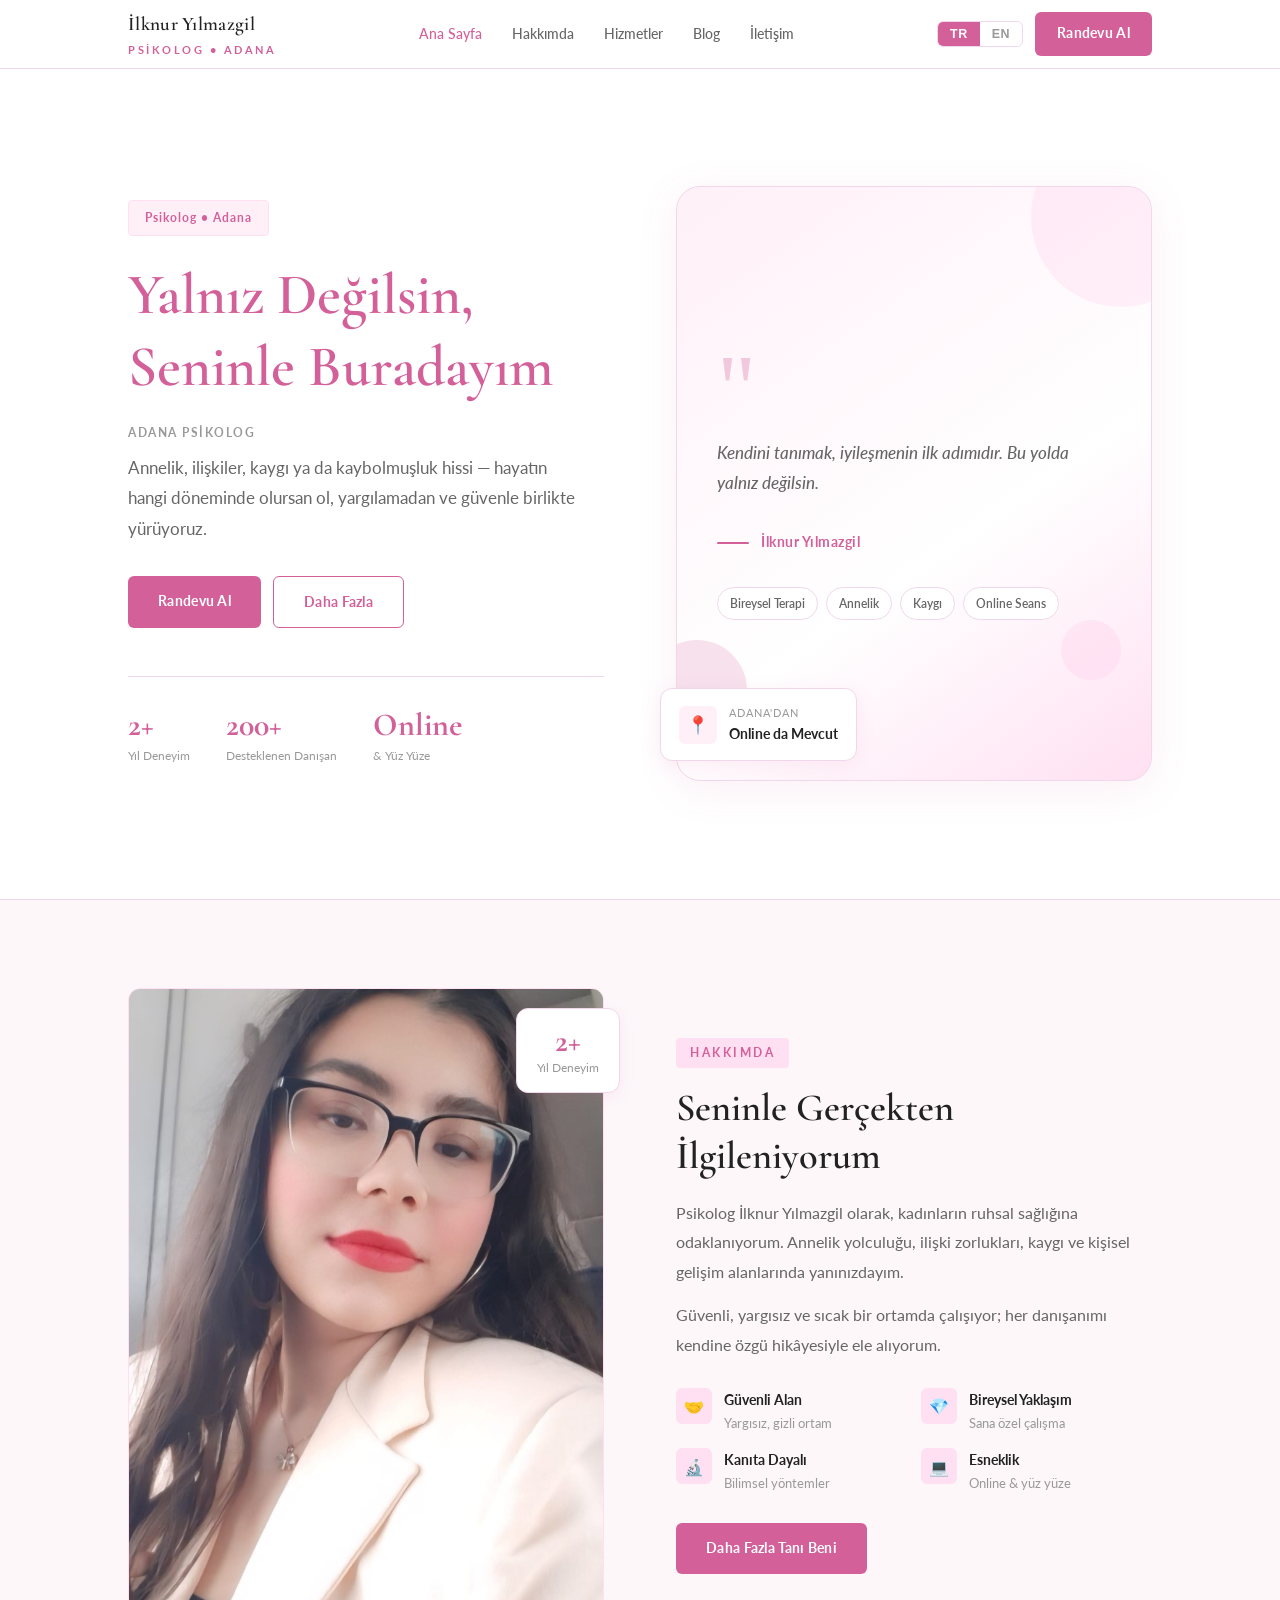
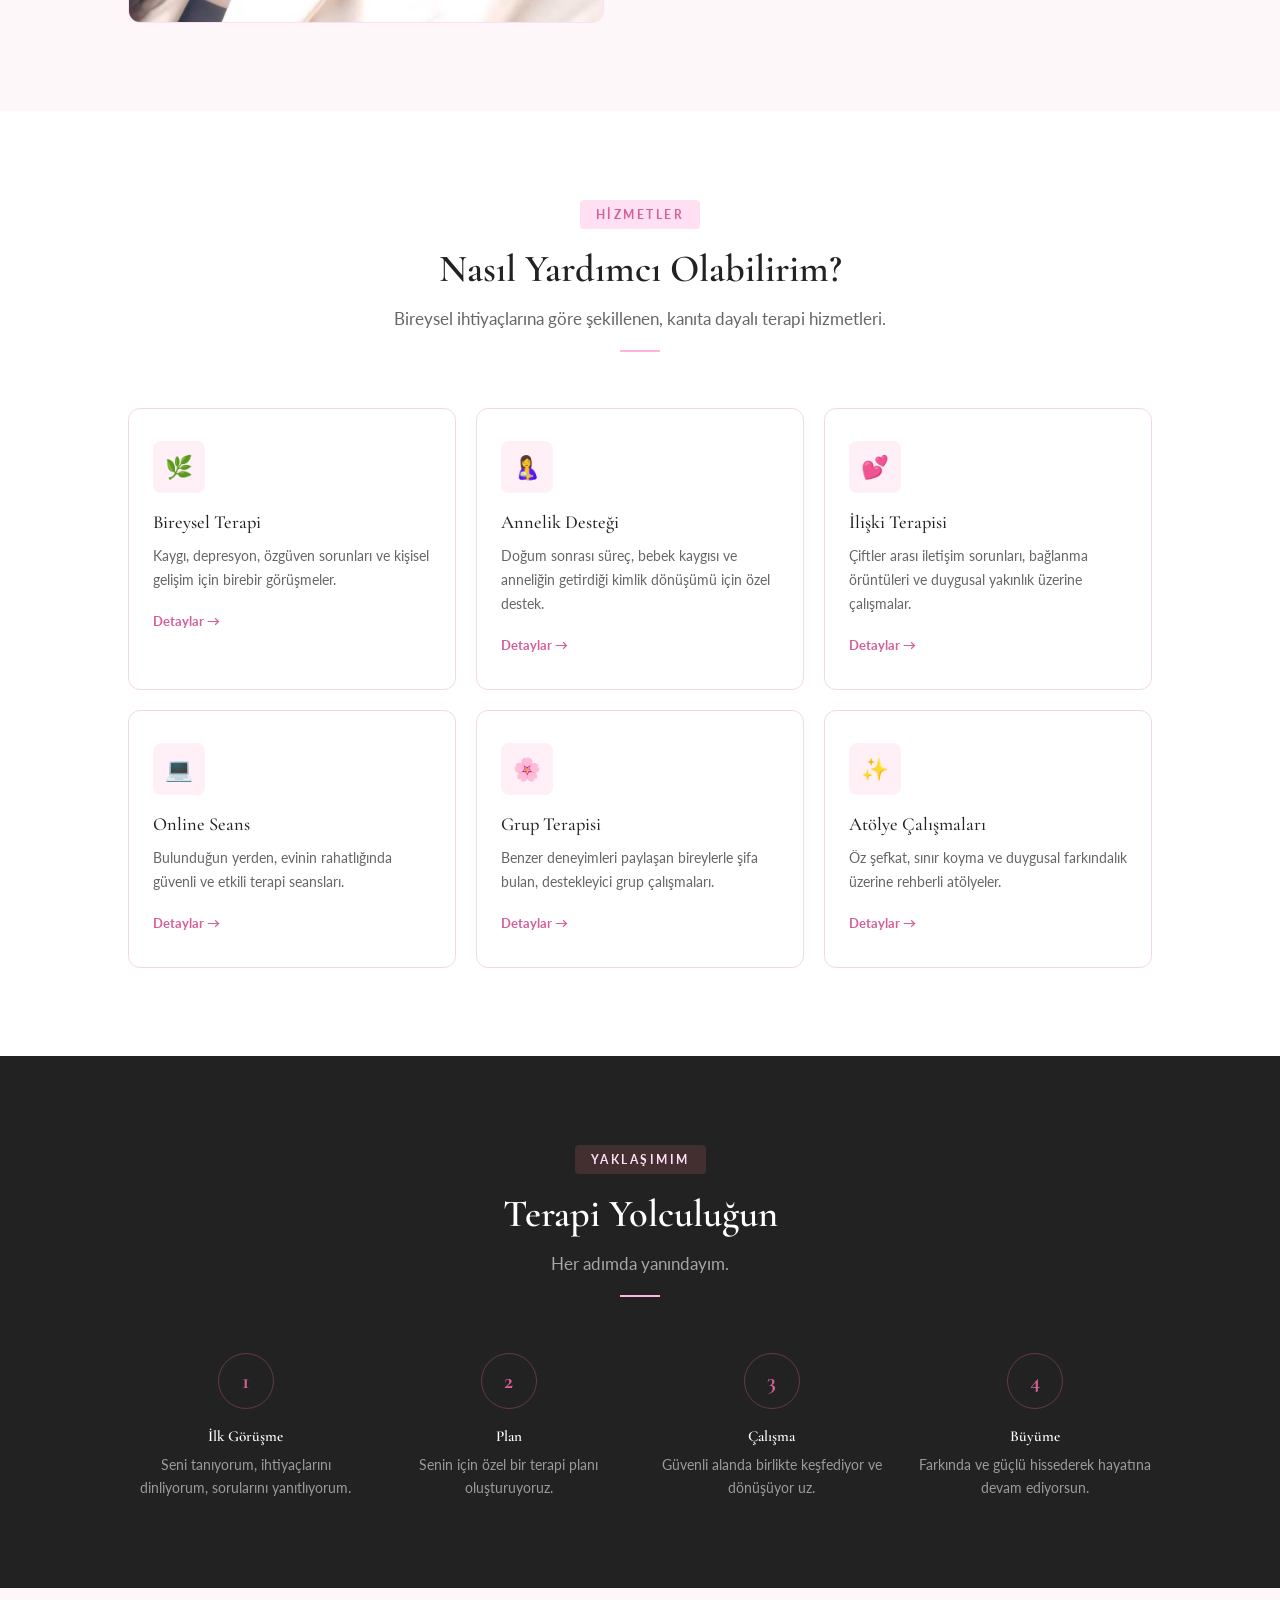
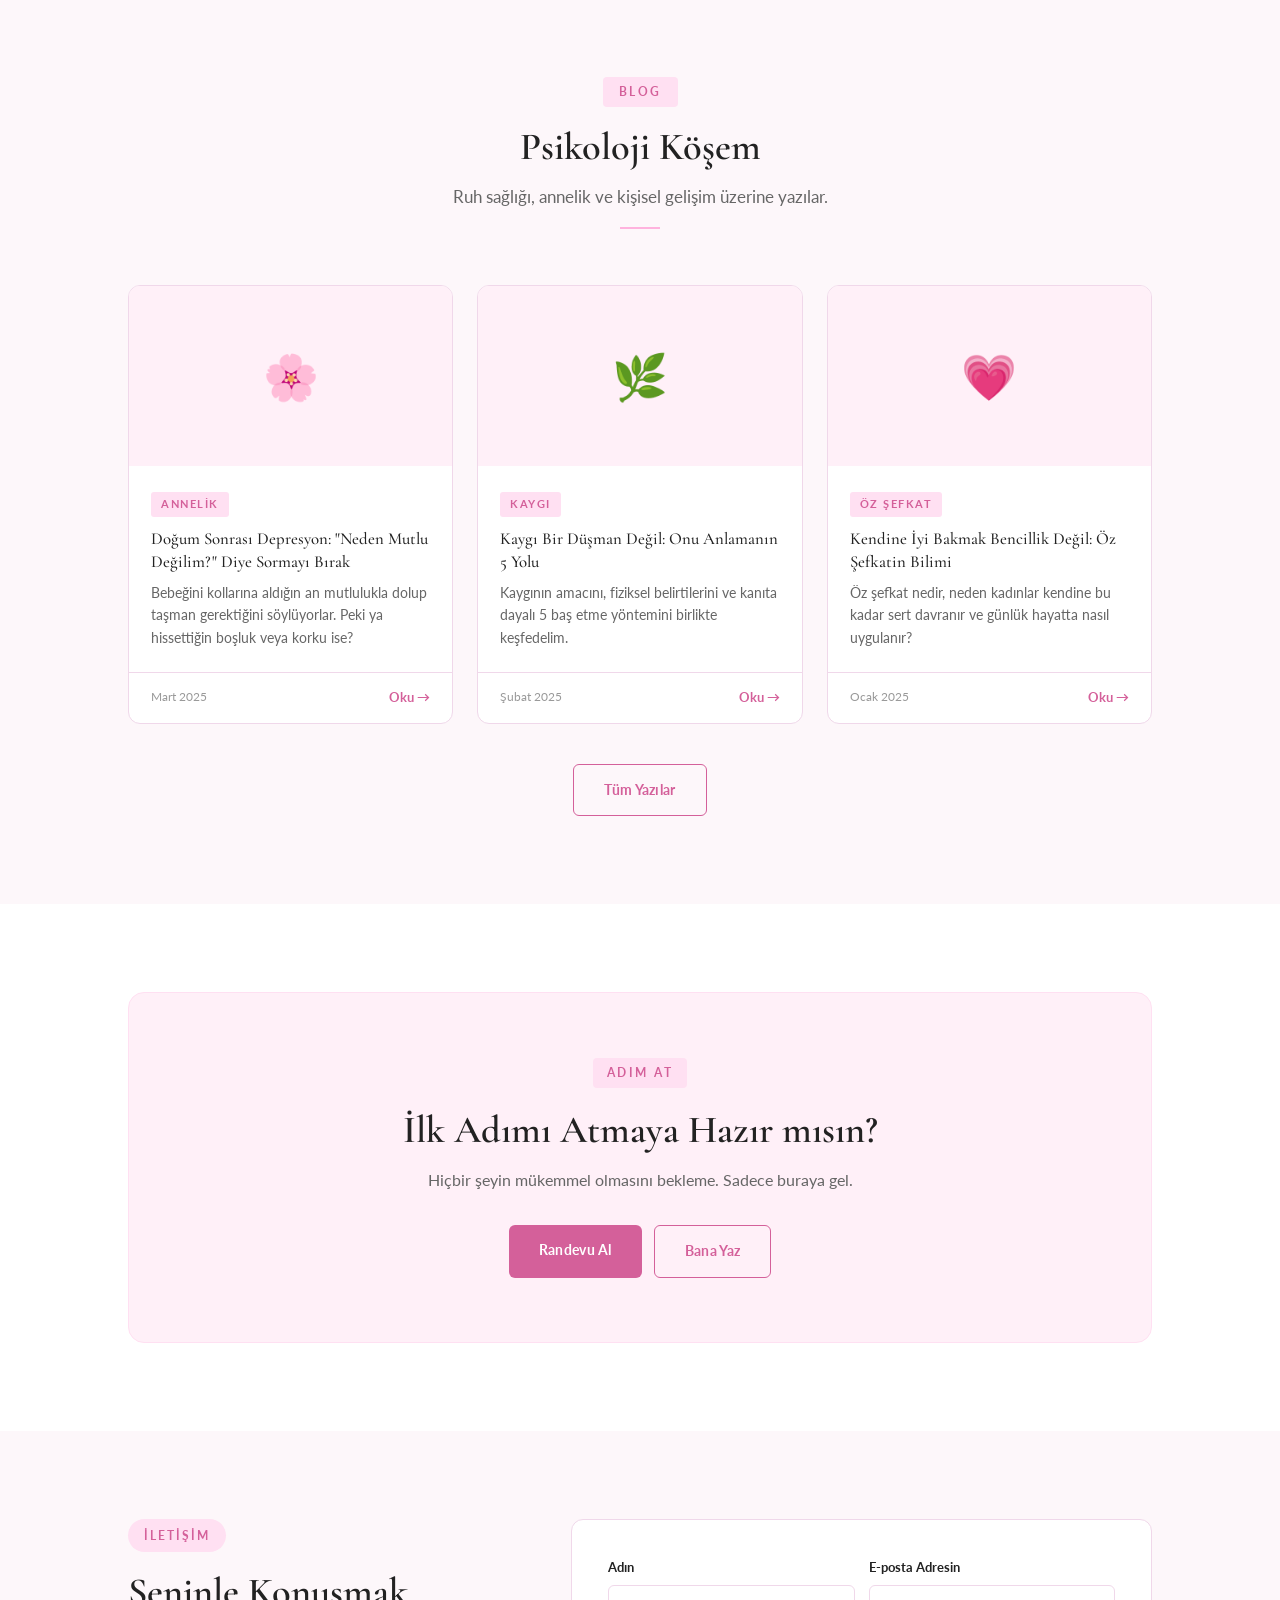
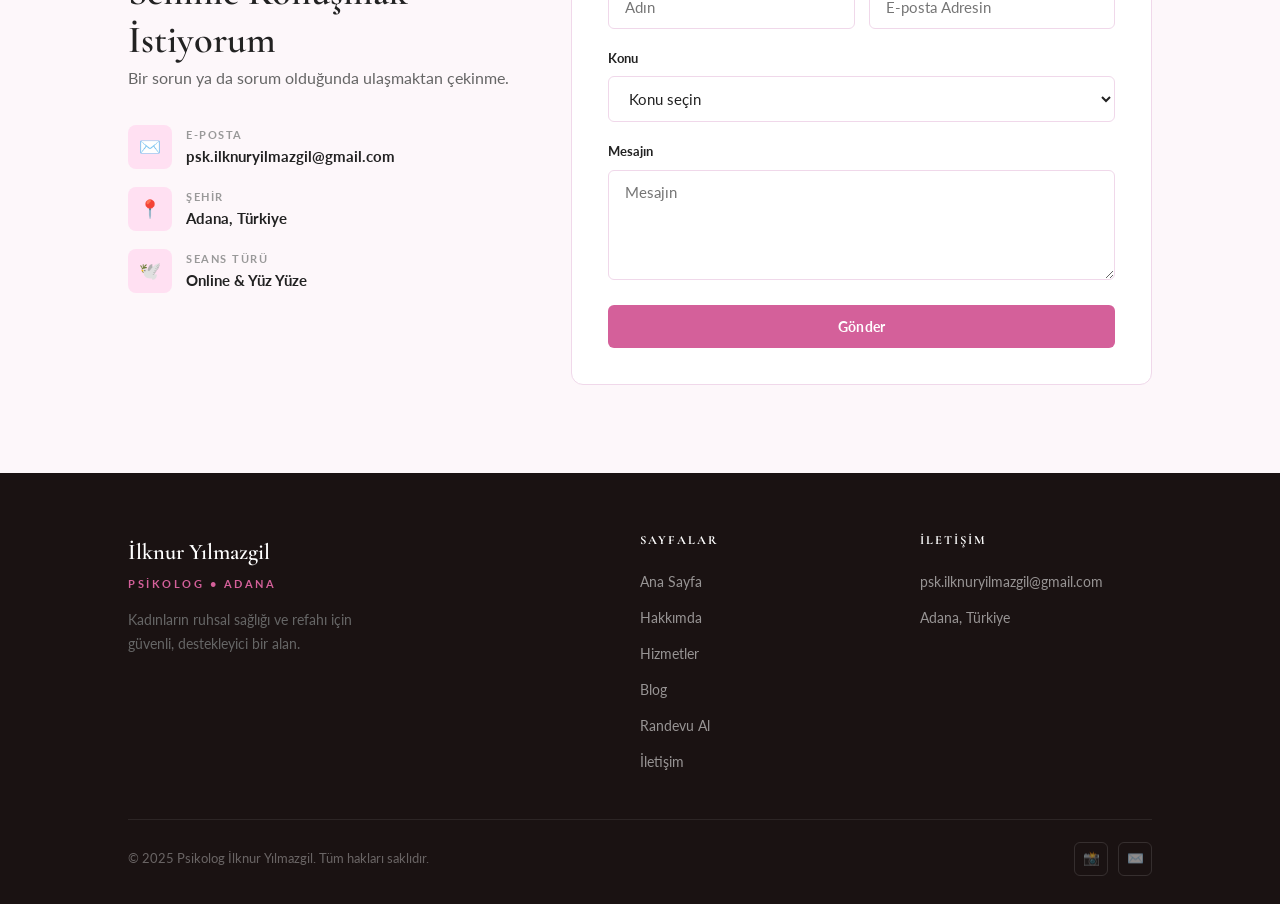
<file: index.html>
<!DOCTYPE html>
<html lang="tr">
<head>
  <meta charset="UTF-8" />
  <meta name="viewport" content="width=device-width, initial-scale=1.0" />
  <title>Psikolog İlknur Yılmazgil | Adana - Bireysel Terapi &amp; Online Seans</title>
  <meta name="description" content="Adana'da bireysel terapi, annelik desteği ve online psikoloji seansı. Psikolog İlknur Yılmazgil ile güvenli, yargısız terapi ortamı." />
  <meta name="keywords" content="psikolog Adana, bireysel terapi Adana, online seans, annelik desteği, psikolojik danışmanlık, kaygı terapisi, depresyon terapisi, İlknur Yılmazgil" />
  <meta name="robots" content="index, follow" />
  <link rel="canonical" href="https://pskilknuryilmazgil.com/" />
  <!-- Open Graph -->
  <meta property="og:type" content="website" />
  <meta property="og:locale" content="tr_TR" />
  <meta property="og:site_name" content="Psikolog İlknur Yılmazgil" />
  <meta property="og:title" content="Psikolog İlknur Yılmazgil | Adana - Bireysel Terapi &amp; Online Seans" />
  <meta property="og:description" content="Adana'da bireysel terapi, annelik desteği ve online psikoloji seansı. Psikolog İlknur Yılmazgil ile güvenli, yargısız terapi ortamı." />
  <meta property="og:url" content="https://pskilknuryilmazgil.com/" />
  <!-- Twitter Card -->
  <meta name="twitter:card" content="summary" />
  <meta name="twitter:title" content="Psikolog İlknur Yılmazgil | Adana - Bireysel Terapi &amp; Online Seans" />
  <meta name="twitter:description" content="Adana'da bireysel terapi, annelik desteği ve online psikoloji seansı. Psikolog İlknur Yılmazgil ile güvenli, yargısız terapi ortamı." />
  <link rel="preconnect" href="https://fonts.googleapis.com" />
  <link rel="preconnect" href="https://fonts.gstatic.com" crossorigin />
  <link href="https://fonts.googleapis.com/css2?family=Cormorant+Garamond:wght@400;500;600;700&family=Lato:wght@300;400;700&display=swap" rel="stylesheet" />
  <link rel="stylesheet" href="css/style.css" />
</head>
<body>

  <!-- NAVBAR -->
  <nav class="navbar">
    <div class="container">
      <div class="nav-inner">
        <a href="index.html" class="nav-logo">
          <span class="name">İlknur Yılmazgil</span>
          <span class="title" data-i18n="hero.tag">Psikolog • Adana</span>
        </a>
        <div class="nav-links">
          <a href="index.html" data-i18n="nav.home">Ana Sayfa</a>
          <a href="hakkimda.html" data-i18n="nav.about">Hakkımda</a>
          <a href="hizmetler.html" data-i18n="nav.services">Hizmetler</a>
          <a href="blog.html" data-i18n="nav.blog">Blog</a>
          <a href="iletisim.html" data-i18n="nav.contact">İletişim</a>
        </div>
        <div class="nav-right">
          <div class="lang-toggle">
            <button data-lang="tr" class="active">TR</button>
            <button data-lang="en">EN</button>
          </div>
          <a href="randevu.html" class="btn btn-primary" style="padding: 10px 22px; font-size: 0.85rem;" data-i18n="nav.appointment">Randevu Al</a>
          <button class="hamburger" aria-label="Menu">
            <span></span><span></span><span></span>
          </button>
        </div>
      </div>
    </div>
  </nav>

  <!-- HERO -->
  <section class="hero">
    <div class="container">
      <div class="hero-inner">
        <div class="hero-content">
          <div class="hero-tag" data-i18n="hero.tag">Psikolog • Adana</div>
          <h1>
            <span data-i18n="hero.h1_1">Yalnız Değilsin,</span><br />
            <span data-i18n="hero.h1_span" style="color: var(--rose-dark);">Seninle</span>
            <span data-i18n="hero.h1_2"> Buradayım</span>
          </h1>
          <p style="font-size:0.75rem;color:var(--text-muted);margin-bottom:10px;font-weight:700;letter-spacing:1.5px;text-transform:uppercase;">Adana Psikolog</p>
          <p data-i18n="hero.p">Annelik, ilişkiler, kaygı ya da kaybolmuşluk hissi — hayatın hangi döneminde olursan ol, yargılamadan ve güvenle birlikte yürüyoruz.</p>
          <div class="hero-buttons">
            <a href="randevu.html" class="btn btn-primary" data-i18n="hero.btn1">Randevu Al</a>
            <a href="hakkimda.html" class="btn btn-outline" data-i18n="hero.btn2">Daha Fazla</a>
          </div>
          <div class="hero-stats">
            <div class="stat">
              <div class="stat-number" data-i18n="hero.stat1_num">2+</div>
              <div class="stat-label" data-i18n="hero.stat1_label">Yıl Deneyim</div>
            </div>
            <div class="stat">
              <div class="stat-number" data-i18n="hero.stat2_num">200+</div>
              <div class="stat-label" data-i18n="hero.stat2_label">Desteklenen Danışan</div>
            </div>
            <div class="stat">
              <div class="stat-number" data-i18n="hero.stat3_num">Online</div>
              <div class="stat-label" data-i18n="hero.stat3_label">& Yüz Yüze</div>
            </div>
          </div>
        </div>
        <div class="hero-image">
          <div class="hero-quote-card">
            <div class="hero-quote-deco hero-deco-1"></div>
            <div class="hero-quote-deco hero-deco-2"></div>
            <div class="hero-quote-deco hero-deco-3"></div>
            <div class="hero-quote-mark">"</div>
            <p class="hero-quote-text" data-i18n="hero.quote_text">Kendini tanımak, iyileşmenin ilk adımıdır. Bu yolda yalnız değilsin.</p>
            <div class="hero-quote-author">
              <div class="hero-quote-line"></div>
              <span>İlknur Yılmazgil</span>
            </div>
            <div class="hero-quote-tags">
              <span class="hero-qtag" data-i18n="hero.qtag1">Bireysel Terapi</span>
              <span class="hero-qtag" data-i18n="hero.qtag2">Annelik</span>
              <span class="hero-qtag" data-i18n="hero.qtag3">Kaygı</span>
              <span class="hero-qtag" data-i18n="hero.qtag4">Online Seans</span>
            </div>
          </div>
          <div class="hero-badge">
            <div class="hero-badge-icon">📍</div>
            <div class="hero-badge-text">
              <div class="label" data-i18n="hero.badge_label">Adana'dan</div>
              <div class="value" data-i18n="hero.badge_value">Online da Mevcut</div>
            </div>
          </div>
        </div>
      </div>
    </div>
  </section>

  <!-- ABOUT PREVIEW -->
  <section class="about-preview section">
    <div class="container">
      <div class="about-preview-inner">
        <div class="about-img-wrap fade-in">
          <div class="about-img-main">
            <img src="images/ilknur.jpg" alt="Psikolog İlknur Yılmazgil" style="width:100%;height:100%;object-fit:cover;object-position:center top;" />
          </div>
          <div class="about-img-badge">
            <div class="number" data-i18n="about.badge_num">2+</div>
            <div class="text" data-i18n="about.badge_text">Yıl Deneyim</div>
          </div>
        </div>
        <div class="about-content fade-in">
          <span class="tag" data-i18n="about.tag">Hakkımda</span>
          <h2 data-i18n="about.h2">Seninle Gerçekten İlgileniyorum</h2>
          <p data-i18n="about.p1">Psikolog İlknur Yılmazgil olarak, kadınların ruhsal sağlığına odaklanıyorum. Annelik yolculuğu, ilişki zorlukları, kaygı ve kişisel gelişim alanlarında yanınızdayım.</p>
          <p data-i18n="about.p2">Güvenli, yargısız ve sıcak bir ortamda çalışıyor; her danışanımı kendine özgü hikâyesiyle ele alıyorum.</p>
          <div class="about-values">
            <div class="value-item">
              <div class="value-icon">🤝</div>
              <div class="value-text">
                <div class="vtitle" data-i18n="about.v1_title">Güvenli Alan</div>
                <div class="vdesc" data-i18n="about.v1_desc">Yargısız, gizli ortam</div>
              </div>
            </div>
            <div class="value-item">
              <div class="value-icon">💎</div>
              <div class="value-text">
                <div class="vtitle" data-i18n="about.v2_title">Bireysel Yaklaşım</div>
                <div class="vdesc" data-i18n="about.v2_desc">Sana özel çalışma</div>
              </div>
            </div>
            <div class="value-item">
              <div class="value-icon">🔬</div>
              <div class="value-text">
                <div class="vtitle" data-i18n="about.v3_title">Kanıta Dayalı</div>
                <div class="vdesc" data-i18n="about.v3_desc">Bilimsel yöntemler</div>
              </div>
            </div>
            <div class="value-item">
              <div class="value-icon">💻</div>
              <div class="value-text">
                <div class="vtitle" data-i18n="about.v4_title">Esneklik</div>
                <div class="vdesc" data-i18n="about.v4_desc">Online & yüz yüze</div>
              </div>
            </div>
          </div>
          <a href="hakkimda.html" class="btn btn-primary" data-i18n="about.btn">Daha Fazla Tanı Beni</a>
        </div>
      </div>
    </div>
  </section>

  <!-- SERVICES -->
  <section class="services section">
    <div class="container">
      <div class="section-header fade-in">
        <span class="tag" data-i18n="services_section.tag">Hizmetler</span>
        <h2 data-i18n="services_section.h2">Nasıl Yardımcı Olabilirim?</h2>
        <p data-i18n="services_section.p">Bireysel ihtiyaçlarına göre şekillenen, kanıta dayalı terapi hizmetleri.</p>
        <div class="divider"></div>
      </div>
      <div class="services-grid">
        <div class="service-card fade-in">
          <div class="service-icon">🌿</div>
          <h3 data-i18n="services.s1_title">Bireysel Terapi</h3>
          <p data-i18n="services.s1_desc">Kaygı, depresyon, özgüven sorunları ve kişisel gelişim için birebir görüşmeler.</p>
          <a href="hizmetler.html" class="service-link" data-i18n="services.link">Detaylar →</a>
        </div>
        <div class="service-card fade-in">
          <div class="service-icon">🤱</div>
          <h3 data-i18n="services.s2_title">Annelik Desteği</h3>
          <p data-i18n="services.s2_desc">Doğum sonrası süreç, bebek kaygısı ve anneliğin getirdiği kimlik dönüşümü için özel destek.</p>
          <a href="hizmetler.html" class="service-link" data-i18n="services.link">Detaylar →</a>
        </div>
        <div class="service-card fade-in">
          <div class="service-icon">💕</div>
          <h3 data-i18n="services.s3_title">İlişki Terapisi</h3>
          <p data-i18n="services.s3_desc">Çiftler arası iletişim sorunları, bağlanma örüntüleri ve duygusal yakınlık üzerine çalışmalar.</p>
          <a href="hizmetler.html" class="service-link" data-i18n="services.link">Detaylar →</a>
        </div>
        <div class="service-card fade-in">
          <div class="service-icon">💻</div>
          <h3 data-i18n="services.s4_title">Online Seans</h3>
          <p data-i18n="services.s4_desc">Bulunduğun yerden, evinin rahatlığında güvenli ve etkili terapi seansları.</p>
          <a href="hizmetler.html" class="service-link" data-i18n="services.link">Detaylar →</a>
        </div>
        <div class="service-card fade-in">
          <div class="service-icon">🌸</div>
          <h3 data-i18n="services.s5_title">Grup Terapisi</h3>
          <p data-i18n="services.s5_desc">Benzer deneyimleri paylaşan bireylerle şifa bulan, destekleyici grup çalışmaları.</p>
          <a href="hizmetler.html" class="service-link" data-i18n="services.link">Detaylar →</a>
        </div>
        <div class="service-card fade-in">
          <div class="service-icon">✨</div>
          <h3 data-i18n="services.s6_title">Atölye Çalışmaları</h3>
          <p data-i18n="services.s6_desc">Öz şefkat, sınır koyma ve duygusal farkındalık üzerine rehberli atölyeler.</p>
          <a href="hizmetler.html" class="service-link" data-i18n="services.link">Detaylar →</a>
        </div>
      </div>
    </div>
  </section>

  <!-- APPROACH -->
  <section class="approach section">
    <div class="container">
      <div class="section-header fade-in">
        <span class="tag" data-i18n="approach.tag">Yaklaşımım</span>
        <h2 data-i18n="approach.h2">Terapi Yolculuğun</h2>
        <p data-i18n="approach.p">Her adımda yanındayım.</p>
        <div class="divider"></div>
      </div>
      <div class="steps-grid">
        <div class="step-item fade-in">
          <div class="step-number">1</div>
          <h4 data-i18n="approach.step1_title">İlk Görüşme</h4>
          <p data-i18n="approach.step1_desc">Seni tanıyorum, ihtiyaçlarını dinliyorum, sorularını yanıtlıyorum.</p>
        </div>
        <div class="step-item fade-in">
          <div class="step-number">2</div>
          <h4 data-i18n="approach.step2_title">Plan</h4>
          <p data-i18n="approach.step2_desc">Senin için özel bir terapi planı oluşturuyoruz.</p>
        </div>
        <div class="step-item fade-in">
          <div class="step-number">3</div>
          <h4 data-i18n="approach.step3_title">Çalışma</h4>
          <p data-i18n="approach.step3_desc">Güvenli alanda birlikte keşfediyor ve dönüşüyoruz.</p>
        </div>
        <div class="step-item fade-in">
          <div class="step-number">4</div>
          <h4 data-i18n="approach.step4_title">Büyüme</h4>
          <p data-i18n="approach.step4_desc">Farkında ve güçlü hissederek hayatına devam ediyorsun.</p>
        </div>
      </div>
    </div>
  </section>

  <!-- BLOG PREVIEW -->
  <section class="blog section">
    <div class="container">
      <div class="section-header fade-in">
        <span class="tag" data-i18n="blog_section.tag">Blog</span>
        <h2 data-i18n="blog_section.h2">Psikoloji Köşem</h2>
        <p data-i18n="blog_section.p">Ruh sağlığı, annelik ve kişisel gelişim üzerine yazılar.</p>
        <div class="divider"></div>
      </div>
      <div class="blog-grid">
        <a href="blog/dogum-sonrasi-depresyon.html" class="blog-card fade-in" style="text-decoration:none;color:inherit;">
          <div class="blog-card-img" style="background:var(--rose-bg);">🌸</div>
          <div class="blog-card-body">
            <span class="blog-card-tag">Annelik</span>
            <h3>Doğum Sonrası Depresyon: "Neden Mutlu Değilim?" Diye Sormayı Bırak</h3>
            <p>Bebeğini kollarına aldığın an mutlulukla dolup taşman gerektiğini söylüyorlar. Peki ya hissettiğin boşluk veya korku ise?</p>
          </div>
          <div class="blog-card-footer">
            <span class="blog-date">Mart 2025</span>
            <span class="read-more">Oku →</span>
          </div>
        </a>
        <a href="blog/kaygiyla-bas-etme.html" class="blog-card fade-in" style="text-decoration:none;color:inherit;">
          <div class="blog-card-img" style="background:var(--rose-bg);">🌿</div>
          <div class="blog-card-body">
            <span class="blog-card-tag">Kaygı</span>
            <h3>Kaygı Bir Düşman Değil: Onu Anlamanın 5 Yolu</h3>
            <p>Kaygının amacını, fiziksel belirtilerini ve kanıta dayalı 5 baş etme yöntemini birlikte keşfedelim.</p>
          </div>
          <div class="blog-card-footer">
            <span class="blog-date">Şubat 2025</span>
            <span class="read-more">Oku →</span>
          </div>
        </a>
        <a href="blog/oz-sefkat.html" class="blog-card fade-in" style="text-decoration:none;color:inherit;">
          <div class="blog-card-img" style="background:var(--rose-bg);">💗</div>
          <div class="blog-card-body">
            <span class="blog-card-tag">Öz Şefkat</span>
            <h3>Kendine İyi Bakmak Bencillik Değil: Öz Şefkatin Bilimi</h3>
            <p>Öz şefkat nedir, neden kadınlar kendine bu kadar sert davranır ve günlük hayatta nasıl uygulanır?</p>
          </div>
          <div class="blog-card-footer">
            <span class="blog-date">Ocak 2025</span>
            <span class="read-more">Oku →</span>
          </div>
        </a>
      </div>
      <div style="text-align: center; margin-top: 40px;">
        <a href="blog.html" class="btn btn-outline" data-i18n="blog_section.all_btn">Tüm Yazılar</a>
      </div>
    </div>
  </section>

  <!-- CTA -->
  <section class="cta-section">
    <div class="container">
      <div class="cta-inner fade-in">
        <span class="tag" data-i18n="cta.tag">Adım At</span>
        <h2 data-i18n="cta.h2">İlk Adımı Atmaya Hazır mısın?</h2>
        <p data-i18n="cta.p">Hiçbir şeyin mükemmel olmasını bekleme. Sadece buraya gel.</p>
        <div class="cta-buttons">
          <a href="randevu.html" class="btn btn-primary" data-i18n="cta.btn1">Randevu Al</a>
          <a href="iletisim.html" class="btn btn-outline" data-i18n="cta.btn2">Bana Yaz</a>
        </div>
      </div>
    </div>
  </section>

  <!-- CONTACT SNIPPET -->
  <section class="contact section">
    <div class="container">
      <div class="contact-inner">
        <div class="fade-in">
          <span class="tag" style="display:inline-block; background: var(--rose-light); color: var(--rose-dark); font-size: 0.78rem; font-weight: 700; letter-spacing: 2px; text-transform: uppercase; padding: 6px 16px; border-radius: 50px; margin-bottom: 16px;" data-i18n="contact_section.tag">İletişim</span>
          <h2 data-i18n="contact_section.h2">Seninle Konuşmak İstiyorum</h2>
          <p style="color: var(--text-light); margin-bottom: 32px; line-height: 1.8;" data-i18n="contact_section.p">Bir sorun ya da sorum olduğunda ulaşmaktan çekinme.</p>
          <div class="contact-items">
            <div class="contact-item">
              <div class="contact-item-icon">✉️</div>
              <div class="contact-item-text">
                <div class="label" data-i18n="contact_section.email_label">E-posta</div>
                <div class="value">psk.ilknuryilmazgil@gmail.com</div>
              </div>
            </div>
            <div class="contact-item">
              <div class="contact-item-icon">📍</div>
              <div class="contact-item-text">
                <div class="label" data-i18n="contact_section.city_label">Şehir</div>
                <div class="value" data-i18n="contact_section.city_val">Adana, Türkiye</div>
              </div>
            </div>
            <div class="contact-item">
              <div class="contact-item-icon">🕊️</div>
              <div class="contact-item-text">
                <div class="label" data-i18n="contact_section.mode_label">Seans Türü</div>
                <div class="value" data-i18n="contact_section.mode_val">Online & Yüz Yüze</div>
              </div>
            </div>
          </div>
        </div>
        <div class="contact-form fade-in">
          <form id="contactForm">
            <div class="form-row">
              <div class="form-group">
                <label data-i18n="contact_section.form_name">Adın</label>
                <input type="text" data-i18n="contact_section.form_name" required />
              </div>
              <div class="form-group">
                <label data-i18n="contact_section.form_email">E-posta Adresin</label>
                <input type="email" data-i18n="contact_section.form_email" required />
              </div>
            </div>
            <div class="form-group">
              <label data-i18n="contact_section.form_topic">Konu</label>
              <select>
                <option data-i18n="contact_section.form_topic_opt0">Konu seçin</option>
                <option data-i18n="contact_section.form_topic_opt1">Bireysel Terapi</option>
                <option data-i18n="contact_section.form_topic_opt2">Annelik Desteği</option>
                <option data-i18n="contact_section.form_topic_opt3">Online Seans</option>
                <option data-i18n="contact_section.form_topic_opt4">Grup Terapisi</option>
                <option data-i18n="contact_section.form_topic_opt5">Diğer</option>
              </select>
            </div>
            <div class="form-group">
              <label data-i18n="contact_section.form_message">Mesajın</label>
              <textarea data-i18n="contact_section.form_message"></textarea>
            </div>
            <button type="submit" class="btn btn-primary" style="width: 100%;" data-i18n="contact_section.form_btn">Gönder</button>
          </form>
        </div>
      </div>
    </div>
  </section>

  <!-- FOOTER -->
  <footer>
    <div class="container">
      <div class="footer-inner">
        <div class="footer-brand">
          <div class="name">İlknur Yılmazgil</div>
          <div class="title" data-i18n="hero.tag">Psikolog • Adana</div>
          <p data-i18n="footer.desc">Kadınların ruhsal sağlığı ve refahı için güvenli, destekleyici bir alan.</p>
        </div>
        <div class="footer-col">
          <h4 data-i18n="footer.nav_title">Sayfalar</h4>
          <ul>
            <li><a href="index.html" data-i18n="nav.home">Ana Sayfa</a></li>
            <li><a href="hakkimda.html" data-i18n="nav.about">Hakkımda</a></li>
            <li><a href="hizmetler.html" data-i18n="nav.services">Hizmetler</a></li>
            <li><a href="blog.html" data-i18n="nav.blog">Blog</a></li>
            <li><a href="randevu.html" data-i18n="nav.appointment">Randevu Al</a></li>
            <li><a href="iletisim.html" data-i18n="nav.contact">İletişim</a></li>
          </ul>
        </div>
        <div class="footer-col">
          <h4 data-i18n="footer.contact_title">İletişim</h4>
          <ul>
            <li><a href="mailto:psk.ilknuryilmazgil@gmail.com">psk.ilknuryilmazgil@gmail.com</a></li>
            <li><a href="#">Adana, Türkiye</a></li>
          </ul>
        </div>
      </div>
      <div class="footer-bottom">
        <span data-i18n="footer.copy">© 2025 Psikolog İlknur Yılmazgil. Tüm hakları saklıdır.</span>
        <div class="social-links">
          <a href="#" class="social-link" aria-label="Instagram">📸</a>
          <a href="mailto:psk.ilknuryilmazgil@gmail.com" class="social-link" aria-label="Email">✉️</a>
        </div>
      </div>
    </div>
  </footer>

  <script src="js/main.js"></script>

  <!-- JSON-LD Structured Data: MedicalBusiness -->
  <script type="application/ld+json">
  {
    "@context": "https://schema.org",
    "@type": "MedicalBusiness",
    "name": "Psikolog İlknur Yılmazgil",
    "alternateName": "Adana Psikolog İlknur Yılmazgil",
    "description": "Adana'da bireysel terapi, annelik desteği, kaygı ve depresyon terapisi, online psikoloji seansı hizmetleri.",
    "url": "https://pskilknuryilmazgil.com/",
    "telephone": "",
    "email": "psk.ilknuryilmazgil@gmail.com",
    "address": {
      "@type": "PostalAddress",
      "addressLocality": "Adana",
      "addressRegion": "Adana",
      "addressCountry": "TR"
    },
    "geo": {
      "@type": "GeoCoordinates",
      "latitude": "37.0000",
      "longitude": "35.3213"
    },
    "areaServed": [
      {"@type": "City", "name": "Adana"},
      {"@type": "State", "name": "Adana"},
      {"@type": "Country", "name": "Türkiye"}
    ],
    "hasOfferCatalog": {
      "@type": "OfferCatalog",
      "name": "Terapi Hizmetleri",
      "itemListElement": [
        {"@type": "Offer", "itemOffered": {"@type": "Service", "name": "Bireysel Terapi Adana"}},
        {"@type": "Offer", "itemOffered": {"@type": "Service", "name": "Annelik Desteği Adana"}},
        {"@type": "Offer", "itemOffered": {"@type": "Service", "name": "Online Psikoloji Seansı"}},
        {"@type": "Offer", "itemOffered": {"@type": "Service", "name": "Kaygı Terapisi Adana"}},
        {"@type": "Offer", "itemOffered": {"@type": "Service", "name": "Depresyon Terapisi Adana"}},
        {"@type": "Offer", "itemOffered": {"@type": "Service", "name": "İlişki Terapisi Adana"}}
      ]
    },
    "openingHoursSpecification": [
      {"@type": "OpeningHoursSpecification", "dayOfWeek": ["Monday","Tuesday","Wednesday","Thursday","Friday"], "opens": "09:00", "closes": "18:00"},
      {"@type": "OpeningHoursSpecification", "dayOfWeek": "Saturday", "opens": "10:00", "closes": "14:00"}
    ],
    "priceRange": "$$",
    "medicalSpecialty": "MentalHealth"
  }
  </script>

  <!-- JSON-LD Structured Data: Person -->
  <script type="application/ld+json">
  {
    "@context": "https://schema.org",
    "@type": "Person",
    "name": "İlknur Yılmazgil",
    "jobTitle": "Psikolog",
    "worksFor": {"@type": "MedicalBusiness", "name": "Psikolog İlknur Yılmazgil"},
    "description": "Adana psikolog. Bireysel terapi, annelik desteği, kaygı, depresyon ve ilişki terapisi alanlarında uzman.",
    "email": "psk.ilknuryilmazgil@gmail.com",
    "address": {"@type": "PostalAddress", "addressLocality": "Adana", "addressCountry": "TR"},
    "url": "https://pskilknuryilmazgil.com/",
    "knowsAbout": ["Bireysel Terapi", "Annelik Desteği", "Kaygı Terapisi", "Depresyon Terapisi", "İlişki Terapisi", "Online Terapi", "Grup Terapisi", "Mindfulness"]
  }
  </script>
</body>
</html>
</file>
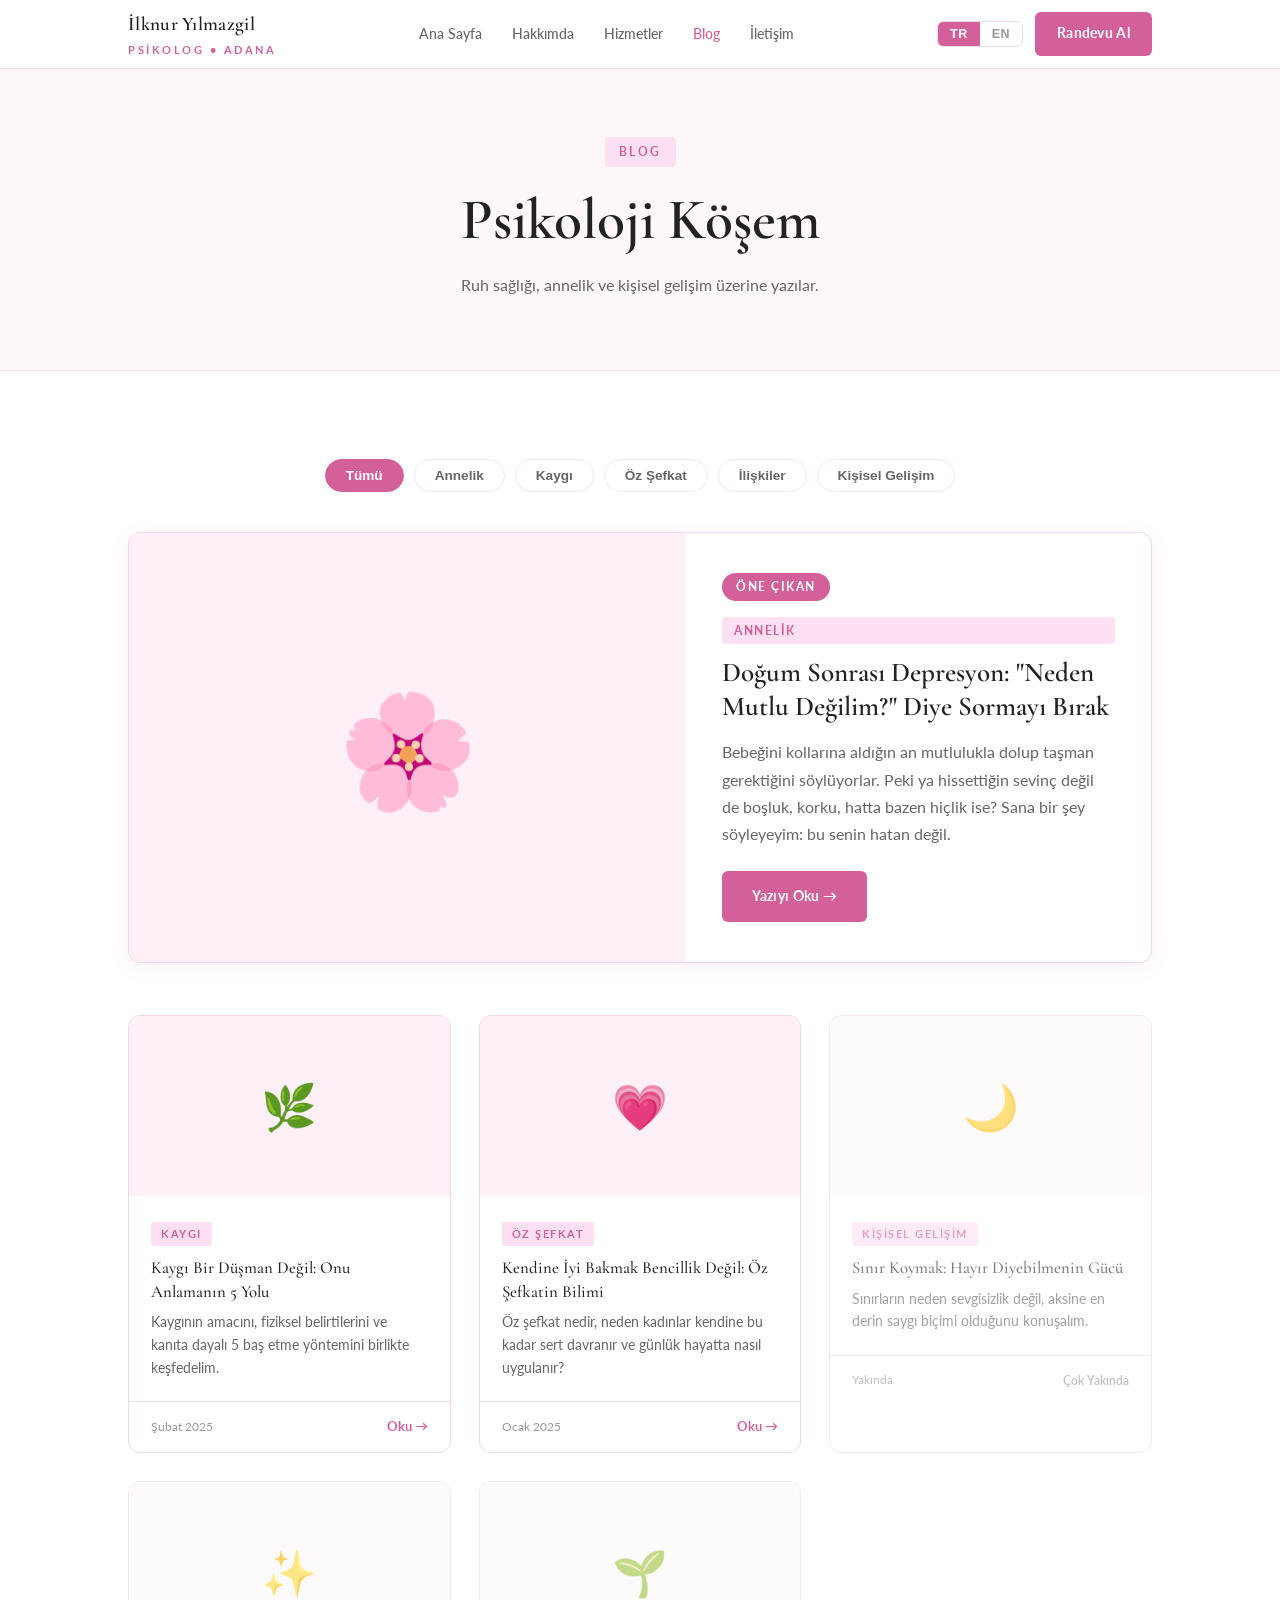
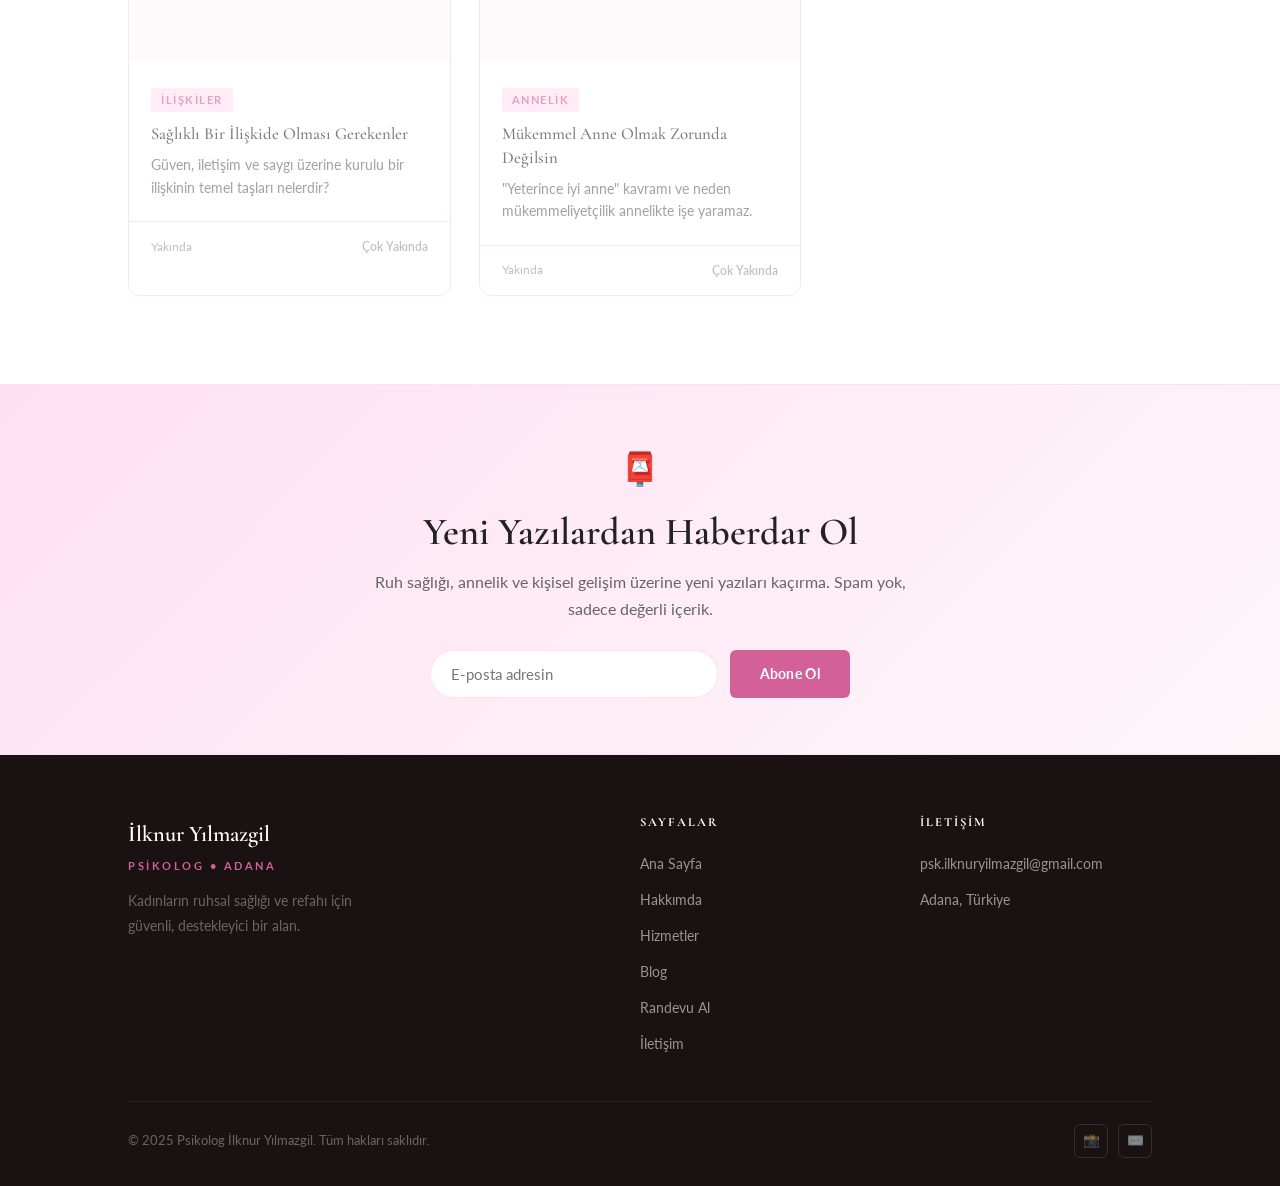
<file: blog.html>
<!DOCTYPE html>
<html lang="tr">
<head>
  <meta charset="UTF-8" />
  <meta name="viewport" content="width=device-width, initial-scale=1.0" />
  <title>Blog | Psikoloji Köşem - İlknur Yılmazgil</title>
  <meta name="description" content="Ruh sağlığı, annelik, kaygı ve kişisel gelişim üzerine yazılar." />
  <meta name="keywords" content="psikoloji blogu, ruh sağlığı yazıları, annelik, kaygı, kişisel gelişim, depresyon, İlknur Yılmazgil blog" />
  <meta name="robots" content="index, follow" />
  <link rel="canonical" href="https://pskilknuryilmazgil.com/blog.html" />
  <!-- Open Graph -->
  <meta property="og:type" content="website" />
  <meta property="og:locale" content="tr_TR" />
  <meta property="og:site_name" content="Psikolog İlknur Yılmazgil" />
  <meta property="og:title" content="Blog | Psikoloji Köşem - İlknur Yılmazgil" />
  <meta property="og:description" content="Ruh sağlığı, annelik, kaygı ve kişisel gelişim üzerine yazılar." />
  <meta property="og:url" content="https://pskilknuryilmazgil.com/blog.html" />
  <!-- Twitter Card -->
  <meta name="twitter:card" content="summary" />
  <meta name="twitter:title" content="Blog | Psikoloji Köşem - İlknur Yılmazgil" />
  <meta name="twitter:description" content="Ruh sağlığı, annelik, kaygı ve kişisel gelişim üzerine yazılar." />
  <link rel="preconnect" href="https://fonts.googleapis.com" />
  <link rel="preconnect" href="https://fonts.gstatic.com" crossorigin />
  <link href="https://fonts.googleapis.com/css2?family=Cormorant+Garamond:wght@400;500;600;700&family=Lato:wght@300;400;700&display=swap" rel="stylesheet" />
  <link rel="stylesheet" href="css/style.css" />
  <style>
    .blog-filters {
      display: flex;
      gap: 10px;
      flex-wrap: wrap;
      margin-bottom: 40px;
      justify-content: center;
    }
    .filter-btn {
      padding: 8px 20px;
      border-radius: 50px;
      border: 1.5px solid var(--cream-dark);
      background: var(--white);
      color: var(--text-light);
      font-size: 0.85rem;
      font-weight: 600;
      cursor: pointer;
      transition: var(--transition);
    }
    .filter-btn:hover, .filter-btn.active {
      background: var(--rose-dark);
      border-color: var(--rose-dark);
      color: var(--white);
    }
    .blog-full-grid {
      display: grid;
      grid-template-columns: repeat(3, 1fr);
      gap: 28px;
    }
    .blog-featured-card {
      grid-column: 1 / -1;
      display: grid;
      grid-template-columns: 1.2fr 1fr;
      background: var(--white);
      border-radius: var(--radius);
      overflow: hidden;
      box-shadow: 0 4px 20px var(--shadow);
      transition: var(--transition);
    }
    .blog-featured-card:hover { transform: translateY(-4px); box-shadow: 0 12px 36px var(--shadow-md); }
    .blog-featured-img {
      background: linear-gradient(135deg, var(--rose-light), var(--cream-dark));
      display: flex; align-items: center; justify-content: center;
      font-size: 7rem;
      min-height: 300px;
    }
    .blog-featured-body {
      padding: 40px 36px;
      display: flex; flex-direction: column; justify-content: center;
    }
    .featured-label {
      display: inline-block;
      background: var(--rose-dark);
      color: var(--white);
      font-size: 0.72rem;
      font-weight: 700;
      letter-spacing: 1.5px;
      text-transform: uppercase;
      padding: 4px 14px;
      border-radius: 50px;
      margin-bottom: 16px;
    }
    .blog-featured-body h2 { font-size: 1.7rem; margin-bottom: 14px; }
    .blog-featured-body p { color: var(--text-light); line-height: 1.7; margin-bottom: 24px; }
    .newsletter-section { background: linear-gradient(135deg, var(--rose-light), var(--cream)); }
    .newsletter-inner { text-align: center; max-width: 560px; margin: 0 auto; }
    .newsletter-inner h2 { margin-bottom: 12px; }
    .newsletter-inner p { color: var(--text-light); margin-bottom: 28px; }
    .newsletter-form { display: flex; gap: 12px; max-width: 420px; margin: 0 auto; }
    .newsletter-form input {
      flex: 1;
      padding: 14px 20px;
      border: 1.5px solid var(--rose-light);
      border-radius: 50px;
      font-family: var(--font-body);
      font-size: 0.95rem;
      outline: none;
      background: var(--white);
    }
    .newsletter-form input:focus { border-color: var(--rose-dark); }
    @media (max-width: 768px) {
      .blog-full-grid { grid-template-columns: 1fr; }
      .blog-featured-card { grid-template-columns: 1fr; }
      .blog-featured-img { min-height: 200px; }
      .newsletter-form { flex-direction: column; }
    }
  </style>
</head>
<body>

  <!-- NAVBAR -->
  <nav class="navbar">
    <div class="container">
      <div class="nav-inner">
        <a href="index.html" class="nav-logo">
          <span class="name">İlknur Yılmazgil</span>
          <span class="title" data-i18n="hero.tag">Psikolog • Adana</span>
        </a>
        <div class="nav-links">
          <a href="index.html" data-i18n="nav.home">Ana Sayfa</a>
          <a href="hakkimda.html" data-i18n="nav.about">Hakkımda</a>
          <a href="hizmetler.html" data-i18n="nav.services">Hizmetler</a>
          <a href="blog.html" data-i18n="nav.blog">Blog</a>
          <a href="iletisim.html" data-i18n="nav.contact">İletişim</a>
        </div>
        <div class="nav-right">
          <div class="lang-toggle">
            <button data-lang="tr" class="active">TR</button>
            <button data-lang="en">EN</button>
          </div>
          <a href="randevu.html" class="btn btn-primary" style="padding: 10px 22px; font-size: 0.85rem;" data-i18n="nav.appointment">Randevu Al</a>
          <button class="hamburger" aria-label="Menu">
            <span></span><span></span><span></span>
          </button>
        </div>
      </div>
    </div>
  </nav>

  <!-- PAGE HERO -->
  <section class="page-hero">
    <div class="container">
      <span class="tag" data-i18n="blog_section.tag">Blog</span>
      <h1 data-i18n="blog_section.h2">Psikoloji Köşem</h1>
      <p data-i18n="blog_section.p">Ruh sağlığı, annelik ve kişisel gelişim üzerine yazılar.</p>
    </div>
  </section>

  <!-- BLOG -->
  <section class="section" style="background: var(--white);">
    <div class="container">
      <!-- Filters -->
      <div class="blog-filters fade-in">
        <button class="filter-btn active">Tümü</button>
        <button class="filter-btn">Annelik</button>
        <button class="filter-btn">Kaygı</button>
        <button class="filter-btn">Öz Şefkat</button>
        <button class="filter-btn">İlişkiler</button>
        <button class="filter-btn">Kişisel Gelişim</button>
      </div>

      <div class="blog-full-grid">

        <!-- Featured post -->
        <a href="blog/dogum-sonrasi-depresyon.html" class="blog-featured-card fade-in" style="text-decoration:none;color:inherit;">
          <div class="blog-featured-img" style="background: var(--rose-bg);">🌸</div>
          <div class="blog-featured-body">
            <span class="featured-label">Öne Çıkan</span>
            <span style="display:inline-block;background:var(--rose-light);color:var(--rose-dark);font-size:0.72rem;font-weight:700;letter-spacing:1.5px;text-transform:uppercase;padding:4px 12px;border-radius:4px;margin-bottom:12px;">Annelik</span>
            <h2>Doğum Sonrası Depresyon: "Neden Mutlu Değilim?" Diye Sormayı Bırak</h2>
            <p>Bebeğini kollarına aldığın an mutlulukla dolup taşman gerektiğini söylüyorlar. Peki ya hissettiğin sevinç değil de boşluk, korku, hatta bazen hiçlik ise? Sana bir şey söyleyeyim: bu senin hatan değil.</p>
            <span class="btn btn-primary" style="align-self: flex-start;">Yazıyı Oku →</span>
          </div>
        </a>

        <!-- Regular posts -->
        <a href="blog/kaygiyla-bas-etme.html" class="blog-card fade-in" style="text-decoration:none;color:inherit;">
          <div class="blog-card-img" style="background: var(--rose-bg);">🌿</div>
          <div class="blog-card-body">
            <span class="blog-card-tag">Kaygı</span>
            <h3>Kaygı Bir Düşman Değil: Onu Anlamanın 5 Yolu</h3>
            <p>Kaygının amacını, fiziksel belirtilerini ve kanıta dayalı 5 baş etme yöntemini birlikte keşfedelim.</p>
          </div>
          <div class="blog-card-footer">
            <span class="blog-date">Şubat 2025</span>
            <span class="read-more">Oku →</span>
          </div>
        </a>

        <a href="blog/oz-sefkat.html" class="blog-card fade-in" style="text-decoration:none;color:inherit;">
          <div class="blog-card-img" style="background: var(--rose-bg);">💗</div>
          <div class="blog-card-body">
            <span class="blog-card-tag">Öz Şefkat</span>
            <h3>Kendine İyi Bakmak Bencillik Değil: Öz Şefkatin Bilimi</h3>
            <p>Öz şefkat nedir, neden kadınlar kendine bu kadar sert davranır ve günlük hayatta nasıl uygulanır?</p>
          </div>
          <div class="blog-card-footer">
            <span class="blog-date">Ocak 2025</span>
            <span class="read-more">Oku →</span>
          </div>
        </a>

        <div class="blog-card fade-in" style="opacity: 0.6; cursor: default;">
          <div class="blog-card-img" style="background: var(--cream);">🌙</div>
          <div class="blog-card-body">
            <span class="blog-card-tag">Kişisel Gelişim</span>
            <h3>Sınır Koymak: Hayır Diyebilmenin Gücü</h3>
            <p>Sınırların neden sevgisizlik değil, aksine en derin saygı biçimi olduğunu konuşalım.</p>
          </div>
          <div class="blog-card-footer">
            <span class="blog-date">Yakında</span>
            <span style="font-size:0.78rem;color:var(--text-muted);font-weight:600;">Çok Yakında</span>
          </div>
        </div>

        <div class="blog-card fade-in" style="opacity: 0.6; cursor: default;">
          <div class="blog-card-img" style="background: var(--cream);">✨</div>
          <div class="blog-card-body">
            <span class="blog-card-tag">İlişkiler</span>
            <h3>Sağlıklı Bir İlişkide Olması Gerekenler</h3>
            <p>Güven, iletişim ve saygı üzerine kurulu bir ilişkinin temel taşları nelerdir?</p>
          </div>
          <div class="blog-card-footer">
            <span class="blog-date">Yakında</span>
            <span style="font-size:0.78rem;color:var(--text-muted);font-weight:600;">Çok Yakında</span>
          </div>
        </div>

        <div class="blog-card fade-in" style="opacity: 0.6; cursor: default;">
          <div class="blog-card-img" style="background: var(--cream);">🌱</div>
          <div class="blog-card-body">
            <span class="blog-card-tag">Annelik</span>
            <h3>Mükemmel Anne Olmak Zorunda Değilsin</h3>
            <p>"Yeterince iyi anne" kavramı ve neden mükemmeliyetçilik annelikte işe yaramaz.</p>
          </div>
          <div class="blog-card-footer">
            <span class="blog-date">Yakında</span>
            <span style="font-size:0.78rem;color:var(--text-muted);font-weight:600;">Çok Yakında</span>
          </div>
        </div>

      </div>
    </div>
  </section>

  <!-- NEWSLETTER -->
  <section class="newsletter-section section-sm">
    <div class="container">
      <div class="newsletter-inner fade-in">
        <span style="font-size: 2rem;">📮</span>
        <h2 style="margin-top: 12px;">Yeni Yazılardan Haberdar Ol</h2>
        <p>Ruh sağlığı, annelik ve kişisel gelişim üzerine yeni yazıları kaçırma. Spam yok, sadece değerli içerik.</p>
        <form class="newsletter-form" onsubmit="return false;">
          <input type="email" placeholder="E-posta adresin" />
          <button type="submit" class="btn btn-primary">Abone Ol</button>
        </form>
      </div>
    </div>
  </section>

  <!-- FOOTER -->
  <footer>
    <div class="container">
      <div class="footer-inner">
        <div class="footer-brand">
          <div class="name">İlknur Yılmazgil</div>
          <div class="title" data-i18n="hero.tag">Psikolog • Adana</div>
          <p data-i18n="footer.desc">Kadınların ruhsal sağlığı ve refahı için güvenli, destekleyici bir alan.</p>
        </div>
        <div class="footer-col">
          <h4 data-i18n="footer.nav_title">Sayfalar</h4>
          <ul>
            <li><a href="index.html" data-i18n="nav.home">Ana Sayfa</a></li>
            <li><a href="hakkimda.html" data-i18n="nav.about">Hakkımda</a></li>
            <li><a href="hizmetler.html" data-i18n="nav.services">Hizmetler</a></li>
            <li><a href="blog.html" data-i18n="nav.blog">Blog</a></li>
            <li><a href="randevu.html" data-i18n="nav.appointment">Randevu Al</a></li>
            <li><a href="iletisim.html" data-i18n="nav.contact">İletişim</a></li>
          </ul>
        </div>
        <div class="footer-col">
          <h4 data-i18n="footer.contact_title">İletişim</h4>
          <ul>
            <li><a href="mailto:psk.ilknuryilmazgil@gmail.com">psk.ilknuryilmazgil@gmail.com</a></li>
            <li><a href="#">Adana, Türkiye</a></li>
          </ul>
        </div>
      </div>
      <div class="footer-bottom">
        <span data-i18n="footer.copy">© 2025 Psikolog İlknur Yılmazgil. Tüm hakları saklıdır.</span>
        <div class="social-links">
          <a href="#" class="social-link" aria-label="Instagram">📸</a>
          <a href="mailto:psk.ilknuryilmazgil@gmail.com" class="social-link" aria-label="Email">✉️</a>
        </div>
      </div>
    </div>
  </footer>

  <script src="js/main.js"></script>
  <script>
    // Filter buttons
    document.querySelectorAll('.filter-btn').forEach(btn => {
      btn.addEventListener('click', () => {
        document.querySelectorAll('.filter-btn').forEach(b => b.classList.remove('active'));
        btn.classList.add('active');
      });
    });
  </script>
</body>
</html>
</file>
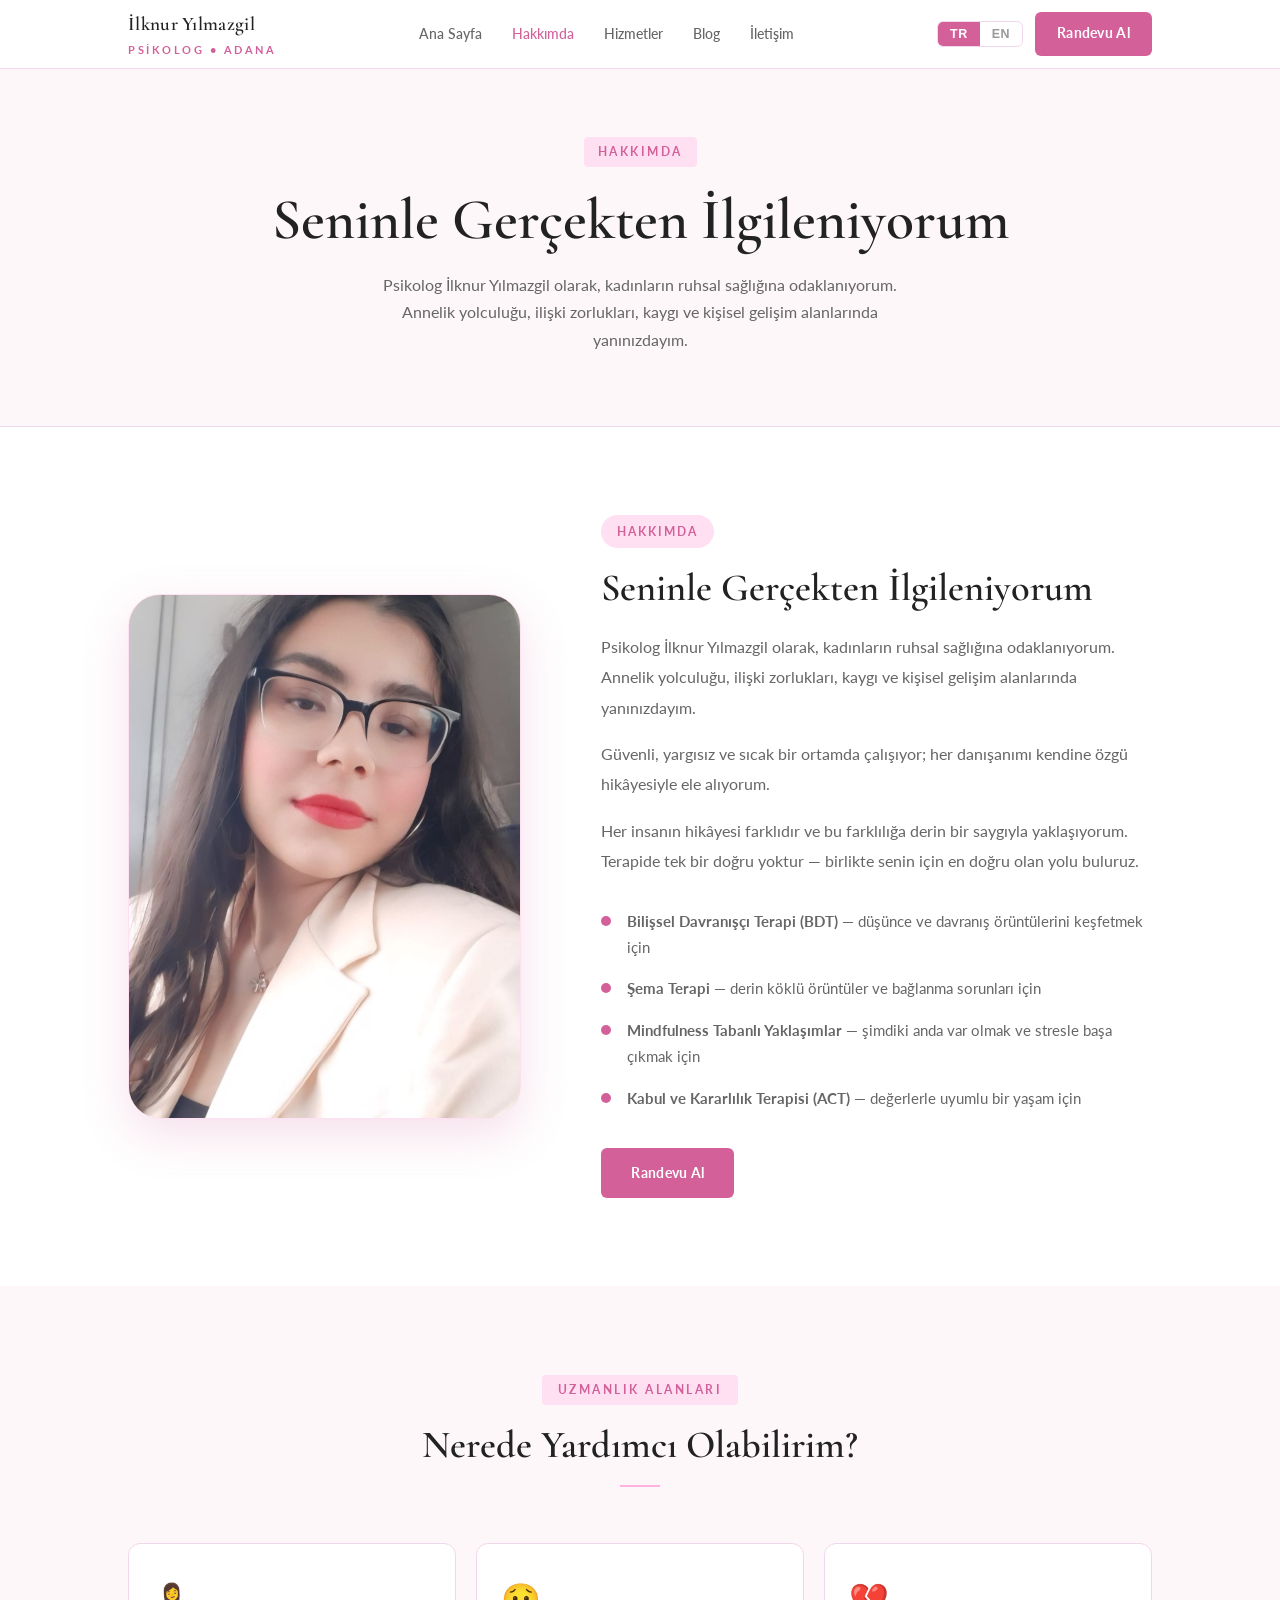
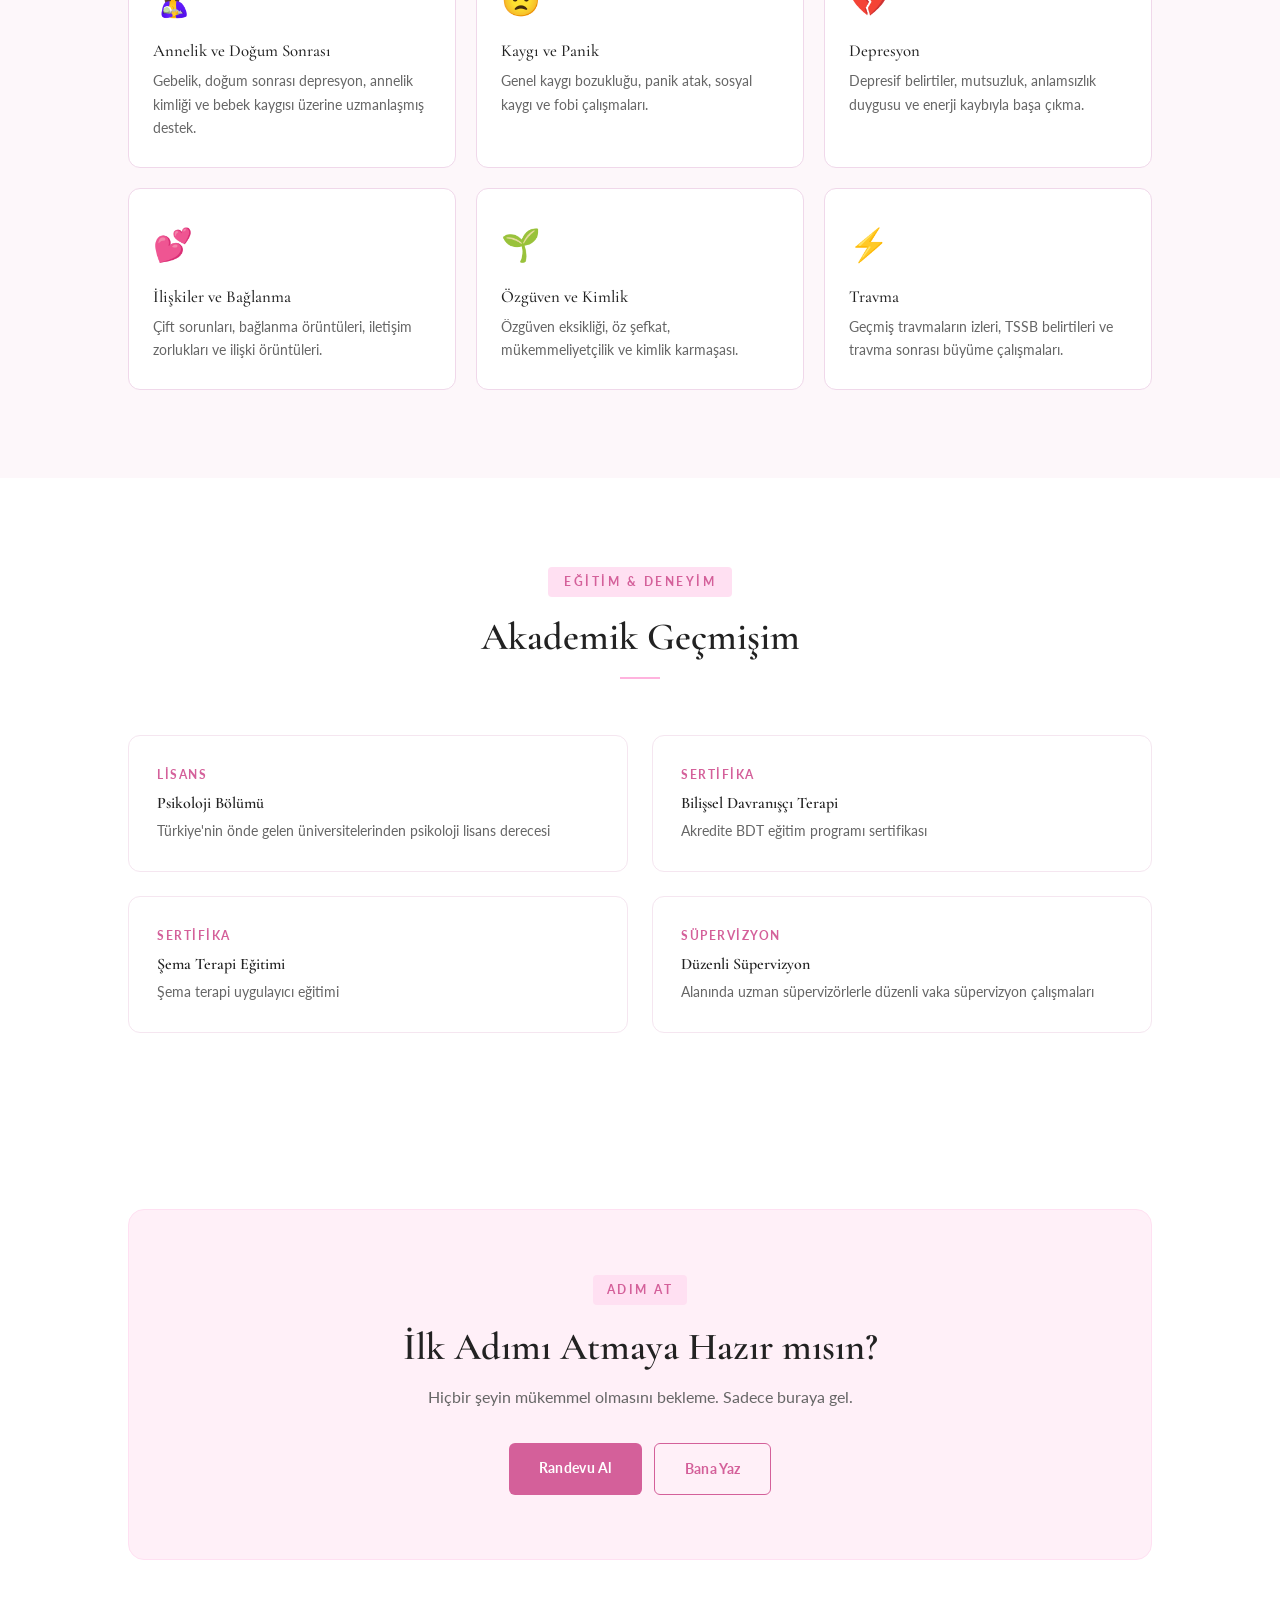
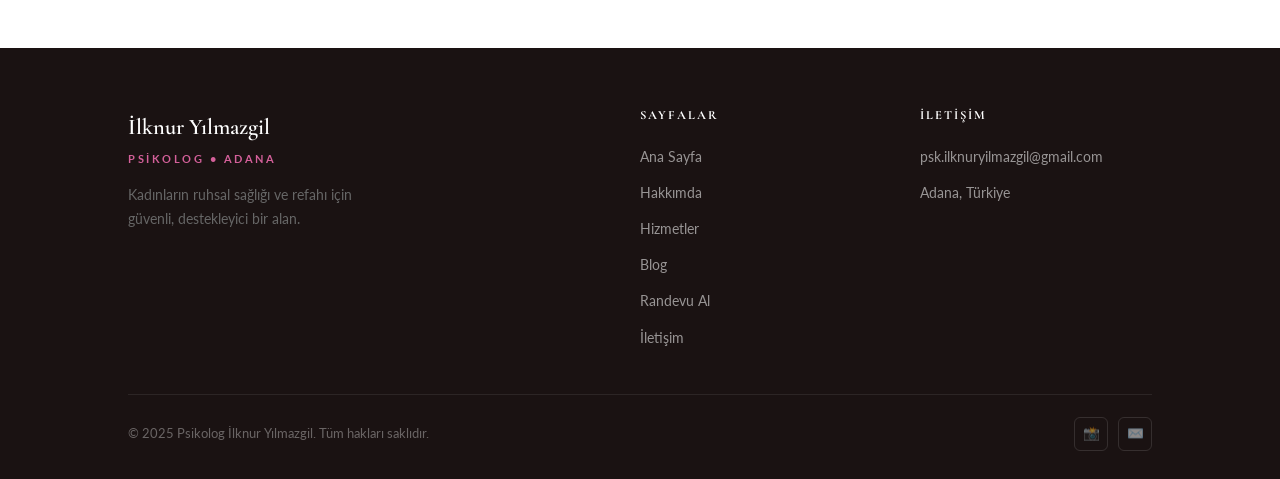
<file: hakkimda.html>
<!DOCTYPE html>
<html lang="tr">
<head>
  <meta charset="UTF-8" />
  <meta name="viewport" content="width=device-width, initial-scale=1.0" />
  <title>Hakkımda | Psikolog İlknur Yılmazgil</title>
  <meta name="description" content="Psikolog İlknur Yılmazgil hakkında: uzmanlık alanları, terapi yaklaşımı ve eğitim geçmişi." />
  <meta name="keywords" content="İlknur Yılmazgil kimdir, psikolog Adana, terapi yaklaşımı, uzmanlık alanları, psikoloji eğitimi" />
  <meta name="robots" content="index, follow" />
  <link rel="canonical" href="https://pskilknuryilmazgil.com/hakkimda.html" />
  <!-- Open Graph -->
  <meta property="og:type" content="website" />
  <meta property="og:locale" content="tr_TR" />
  <meta property="og:site_name" content="Psikolog İlknur Yılmazgil" />
  <meta property="og:title" content="Hakkımda | Psikolog İlknur Yılmazgil" />
  <meta property="og:description" content="Psikolog İlknur Yılmazgil hakkında: uzmanlık alanları, terapi yaklaşımı ve eğitim geçmişi." />
  <meta property="og:url" content="https://pskilknuryilmazgil.com/hakkimda.html" />
  <!-- Twitter Card -->
  <meta name="twitter:card" content="summary" />
  <meta name="twitter:title" content="Hakkımda | Psikolog İlknur Yılmazgil" />
  <meta name="twitter:description" content="Psikolog İlknur Yılmazgil hakkında: uzmanlık alanları, terapi yaklaşımı ve eğitim geçmişi." />
  <link rel="preconnect" href="https://fonts.googleapis.com" />
  <link rel="preconnect" href="https://fonts.gstatic.com" crossorigin />
  <link href="https://fonts.googleapis.com/css2?family=Cormorant+Garamond:wght@400;500;600;700&family=Lato:wght@300;400;700&display=swap" rel="stylesheet" />
  <link rel="stylesheet" href="css/style.css" />
  <style>
    .education-grid { display: grid; grid-template-columns: 1fr 1fr; gap: 24px; margin-top: 40px; }
    .edu-card { background: var(--white); border: 1px solid var(--cream-dark); border-radius: var(--radius); padding: 28px; transition: var(--transition); }
    .edu-card:hover { border-color: var(--rose); box-shadow: 0 4px 20px var(--shadow); }
    .edu-year { font-size: 0.78rem; font-weight: 700; color: var(--rose-dark); text-transform: uppercase; letter-spacing: 1.5px; margin-bottom: 8px; }
    .edu-card h4 { margin-bottom: 6px; }
    .edu-card p { font-size: 0.88rem; color: var(--text-light); }
    .specialties-section { background: var(--cream); }
    .bio-section { background: var(--white); }
    .bio-inner { display: grid; grid-template-columns: 1fr 1.4fr; gap: 80px; align-items: center; }
    .approach-list { margin-top: 24px; display: flex; flex-direction: column; gap: 16px; }
    .approach-item { display: flex; gap: 16px; align-items: flex-start; }
    .approach-dot { width: 10px; height: 10px; background: var(--rose-dark); border-radius: 50%; margin-top: 7px; flex-shrink: 0; }
    .approach-item p { font-size: 0.95rem; color: var(--text-light); line-height: 1.7; }
    @media (max-width: 768px) {
      .bio-inner { grid-template-columns: 1fr; }
      .education-grid { grid-template-columns: 1fr; }
    }
  </style>
</head>
<body>

  <!-- NAVBAR -->
  <nav class="navbar">
    <div class="container">
      <div class="nav-inner">
        <a href="index.html" class="nav-logo">
          <span class="name">İlknur Yılmazgil</span>
          <span class="title" data-i18n="hero.tag">Psikolog • Adana</span>
        </a>
        <div class="nav-links">
          <a href="index.html" data-i18n="nav.home">Ana Sayfa</a>
          <a href="hakkimda.html" data-i18n="nav.about">Hakkımda</a>
          <a href="hizmetler.html" data-i18n="nav.services">Hizmetler</a>
          <a href="blog.html" data-i18n="nav.blog">Blog</a>
          <a href="iletisim.html" data-i18n="nav.contact">İletişim</a>
        </div>
        <div class="nav-right">
          <div class="lang-toggle">
            <button data-lang="tr" class="active">TR</button>
            <button data-lang="en">EN</button>
          </div>
          <a href="randevu.html" class="btn btn-primary" style="padding: 10px 22px; font-size: 0.85rem;" data-i18n="nav.appointment">Randevu Al</a>
          <button class="hamburger" aria-label="Menu">
            <span></span><span></span><span></span>
          </button>
        </div>
      </div>
    </div>
  </nav>

  <!-- PAGE HERO -->
  <section class="page-hero">
    <div class="container">
      <span class="tag" data-i18n="about.tag">Hakkımda</span>
      <h1 data-i18n="about.h2">Seninle Gerçekten İlgileniyorum</h1>
      <p data-i18n="about.p1">Psikolog İlknur Yılmazgil olarak, kadınların ruhsal sağlığına odaklanıyorum.</p>
    </div>
  </section>

  <!-- BIO -->
  <section class="bio-section section">
    <div class="container">
      <div class="bio-inner">
        <div class="fade-in">
          <div class="about-img-main" style="aspect-ratio: 3/4; border-radius: 32px; overflow: hidden; background: linear-gradient(145deg, var(--rose-light), var(--cream-dark)); box-shadow: 0 16px 48px var(--shadow-md);">
            <img src="images/ilknur.jpg" alt="Psikolog İlknur Yılmazgil" style="width:100%;height:100%;object-fit:cover;object-position:center top;" />
          </div>
        </div>
        <div class="fade-in">
          <span style="display:inline-block;background:var(--rose-light);color:var(--rose-dark);font-size:0.78rem;font-weight:700;letter-spacing:2px;text-transform:uppercase;padding:6px 16px;border-radius:50px;margin-bottom:16px;" data-i18n="about.tag">Hakkımda</span>
          <h2 style="margin-bottom:20px;" data-i18n="about.h2">Seninle Gerçekten İlgileniyorum</h2>
          <p style="color:var(--text-light);line-height:1.9;margin-bottom:16px;" data-i18n="about.p1">Psikolog İlknur Yılmazgil olarak, kadınların ruhsal sağlığına odaklanıyorum. Annelik yolculuğu, ilişki zorlukları, kaygı ve kişisel gelişim alanlarında yanınızdayım.</p>
          <p style="color:var(--text-light);line-height:1.9;margin-bottom:16px;" data-i18n="about.p2">Güvenli, yargısız ve sıcak bir ortamda çalışıyor; her danışanımı kendine özgü hikâyesiyle ele alıyorum.</p>
          <p style="color:var(--text-light);line-height:1.9;margin-bottom:32px;">Her insanın hikâyesi farklıdır ve bu farklılığa derin bir saygıyla yaklaşıyorum. Terapide tek bir doğru yoktur — birlikte senin için en doğru olan yolu buluruz.</p>
          <div class="approach-list">
            <div class="approach-item"><div class="approach-dot"></div><p><strong>Bilişsel Davranışçı Terapi (BDT)</strong> — düşünce ve davranış örüntülerini keşfetmek için</p></div>
            <div class="approach-item"><div class="approach-dot"></div><p><strong>Şema Terapi</strong> — derin köklü örüntüler ve bağlanma sorunları için</p></div>
            <div class="approach-item"><div class="approach-dot"></div><p><strong>Mindfulness Tabanlı Yaklaşımlar</strong> — şimdiki anda var olmak ve stresle başa çıkmak için</p></div>
            <div class="approach-item"><div class="approach-dot"></div><p><strong>Kabul ve Kararlılık Terapisi (ACT)</strong> — değerlerle uyumlu bir yaşam için</p></div>
          </div>
          <div style="margin-top:36px;">
            <a href="randevu.html" class="btn btn-primary">Randevu Al</a>
          </div>
        </div>
      </div>
    </div>
  </section>

  <!-- SPECIALTIES -->
  <section class="specialties-section section">
    <div class="container">
      <div class="section-header fade-in">
        <span class="tag">Uzmanlık Alanları</span>
        <h2>Nerede Yardımcı Olabilirim?</h2>
        <div class="divider"></div>
      </div>
      <div class="specialties-grid">
        <div class="specialty-card fade-in">
          <div class="specialty-icon">🤱</div>
          <h3>Annelik ve Doğum Sonrası</h3>
          <p>Gebelik, doğum sonrası depresyon, annelik kimliği ve bebek kaygısı üzerine uzmanlaşmış destek.</p>
        </div>
        <div class="specialty-card fade-in">
          <div class="specialty-icon">😟</div>
          <h3>Kaygı ve Panik</h3>
          <p>Genel kaygı bozukluğu, panik atak, sosyal kaygı ve fobi çalışmaları.</p>
        </div>
        <div class="specialty-card fade-in">
          <div class="specialty-icon">💔</div>
          <h3>Depresyon</h3>
          <p>Depresif belirtiler, mutsuzluk, anlamsızlık duygusu ve enerji kaybıyla başa çıkma.</p>
        </div>
        <div class="specialty-card fade-in">
          <div class="specialty-icon">💕</div>
          <h3>İlişkiler ve Bağlanma</h3>
          <p>Çift sorunları, bağlanma örüntüleri, iletişim zorlukları ve ilişki örüntüleri.</p>
        </div>
        <div class="specialty-card fade-in">
          <div class="specialty-icon">🌱</div>
          <h3>Özgüven ve Kimlik</h3>
          <p>Özgüven eksikliği, öz şefkat, mükemmeliyetçilik ve kimlik karmaşası.</p>
        </div>
        <div class="specialty-card fade-in">
          <div class="specialty-icon">⚡</div>
          <h3>Travma</h3>
          <p>Geçmiş travmaların izleri, TSSB belirtileri ve travma sonrası büyüme çalışmaları.</p>
        </div>
      </div>
    </div>
  </section>

  <!-- EDUCATION -->
  <section class="section" style="background: var(--white);">
    <div class="container">
      <div class="section-header fade-in">
        <span class="tag">Eğitim & Deneyim</span>
        <h2>Akademik Geçmişim</h2>
        <div class="divider"></div>
      </div>
      <div class="education-grid">
        <div class="edu-card fade-in">
          <div class="edu-year">Lisans</div>
          <h4>Psikoloji Bölümü</h4>
          <p>Türkiye'nin önde gelen üniversitelerinden psikoloji lisans derecesi</p>
        </div>
        <div class="edu-card fade-in">
          <div class="edu-year">Sertifika</div>
          <h4>Bilişsel Davranışçı Terapi</h4>
          <p>Akredite BDT eğitim programı sertifikası</p>
        </div>
        <div class="edu-card fade-in">
          <div class="edu-year">Sertifika</div>
          <h4>Şema Terapi Eğitimi</h4>
          <p>Şema terapi uygulayıcı eğitimi</p>
        </div>
        <div class="edu-card fade-in">
          <div class="edu-year">Süpervizyon</div>
          <h4>Düzenli Süpervizyon</h4>
          <p>Alanında uzman süpervizörlerle düzenli vaka süpervizyon çalışmaları</p>
        </div>
      </div>
    </div>
  </section>

  <!-- CTA -->
  <section class="cta-section">
    <div class="container">
      <div class="cta-inner fade-in">
        <span class="tag" data-i18n="cta.tag">Adım At</span>
        <h2 data-i18n="cta.h2">İlk Adımı Atmaya Hazır mısın?</h2>
        <p data-i18n="cta.p">Hiçbir şeyin mükemmel olmasını bekleme. Sadece buraya gel.</p>
        <div class="cta-buttons">
          <a href="randevu.html" class="btn btn-primary" data-i18n="cta.btn1">Randevu Al</a>
          <a href="iletisim.html" class="btn btn-outline" data-i18n="cta.btn2">Bana Yaz</a>
        </div>
      </div>
    </div>
  </section>

  <!-- FOOTER -->
  <footer>
    <div class="container">
      <div class="footer-inner">
        <div class="footer-brand">
          <div class="name">İlknur Yılmazgil</div>
          <div class="title" data-i18n="hero.tag">Psikolog • Adana</div>
          <p data-i18n="footer.desc">Kadınların ruhsal sağlığı ve refahı için güvenli, destekleyici bir alan.</p>
        </div>
        <div class="footer-col">
          <h4 data-i18n="footer.nav_title">Sayfalar</h4>
          <ul>
            <li><a href="index.html" data-i18n="nav.home">Ana Sayfa</a></li>
            <li><a href="hakkimda.html" data-i18n="nav.about">Hakkımda</a></li>
            <li><a href="hizmetler.html" data-i18n="nav.services">Hizmetler</a></li>
            <li><a href="blog.html" data-i18n="nav.blog">Blog</a></li>
            <li><a href="randevu.html" data-i18n="nav.appointment">Randevu Al</a></li>
            <li><a href="iletisim.html" data-i18n="nav.contact">İletişim</a></li>
          </ul>
        </div>
        <div class="footer-col">
          <h4 data-i18n="footer.contact_title">İletişim</h4>
          <ul>
            <li><a href="mailto:psk.ilknuryilmazgil@gmail.com">psk.ilknuryilmazgil@gmail.com</a></li>
            <li><a href="#">Adana, Türkiye</a></li>
          </ul>
        </div>
      </div>
      <div class="footer-bottom">
        <span data-i18n="footer.copy">© 2025 Psikolog İlknur Yılmazgil. Tüm hakları saklıdır.</span>
        <div class="social-links">
          <a href="#" class="social-link" aria-label="Instagram">📸</a>
          <a href="mailto:psk.ilknuryilmazgil@gmail.com" class="social-link" aria-label="Email">✉️</a>
        </div>
      </div>
    </div>
  </footer>

  <script src="js/main.js"></script>
</body>
</html>
</file>
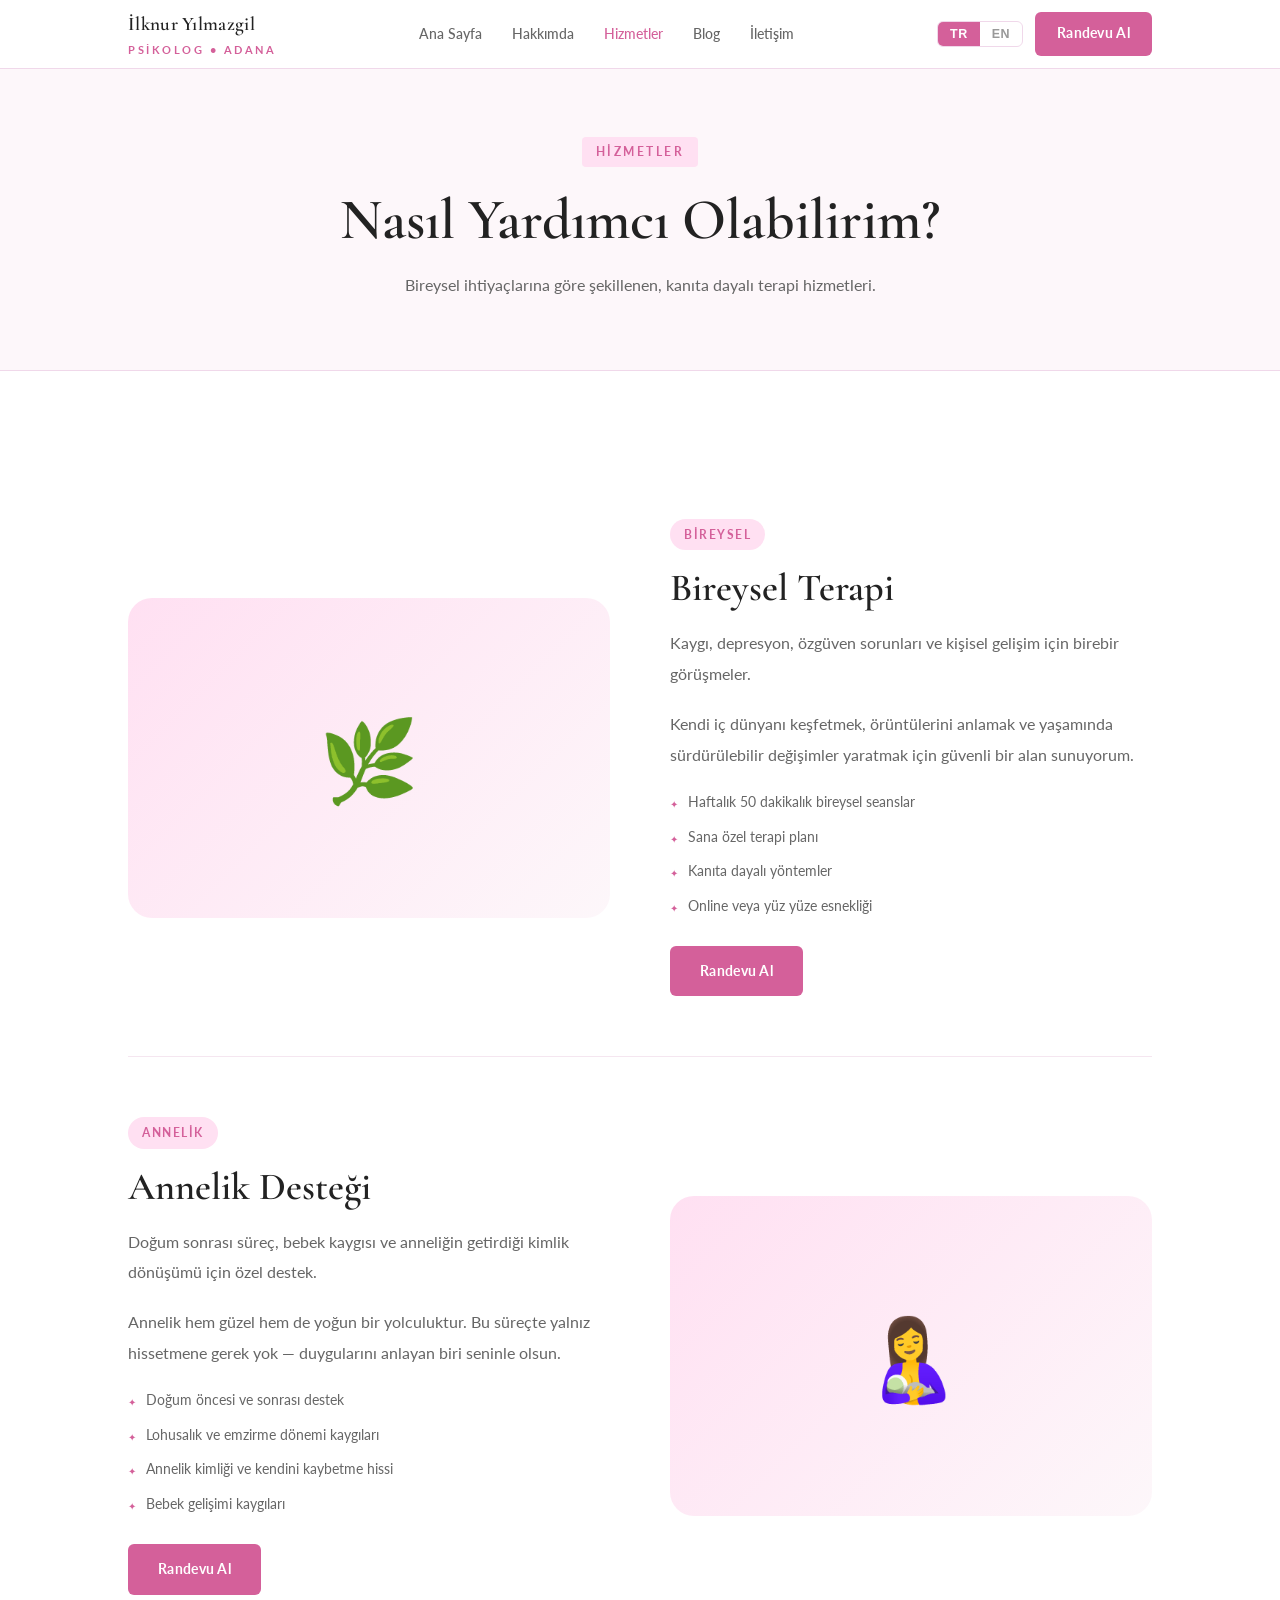
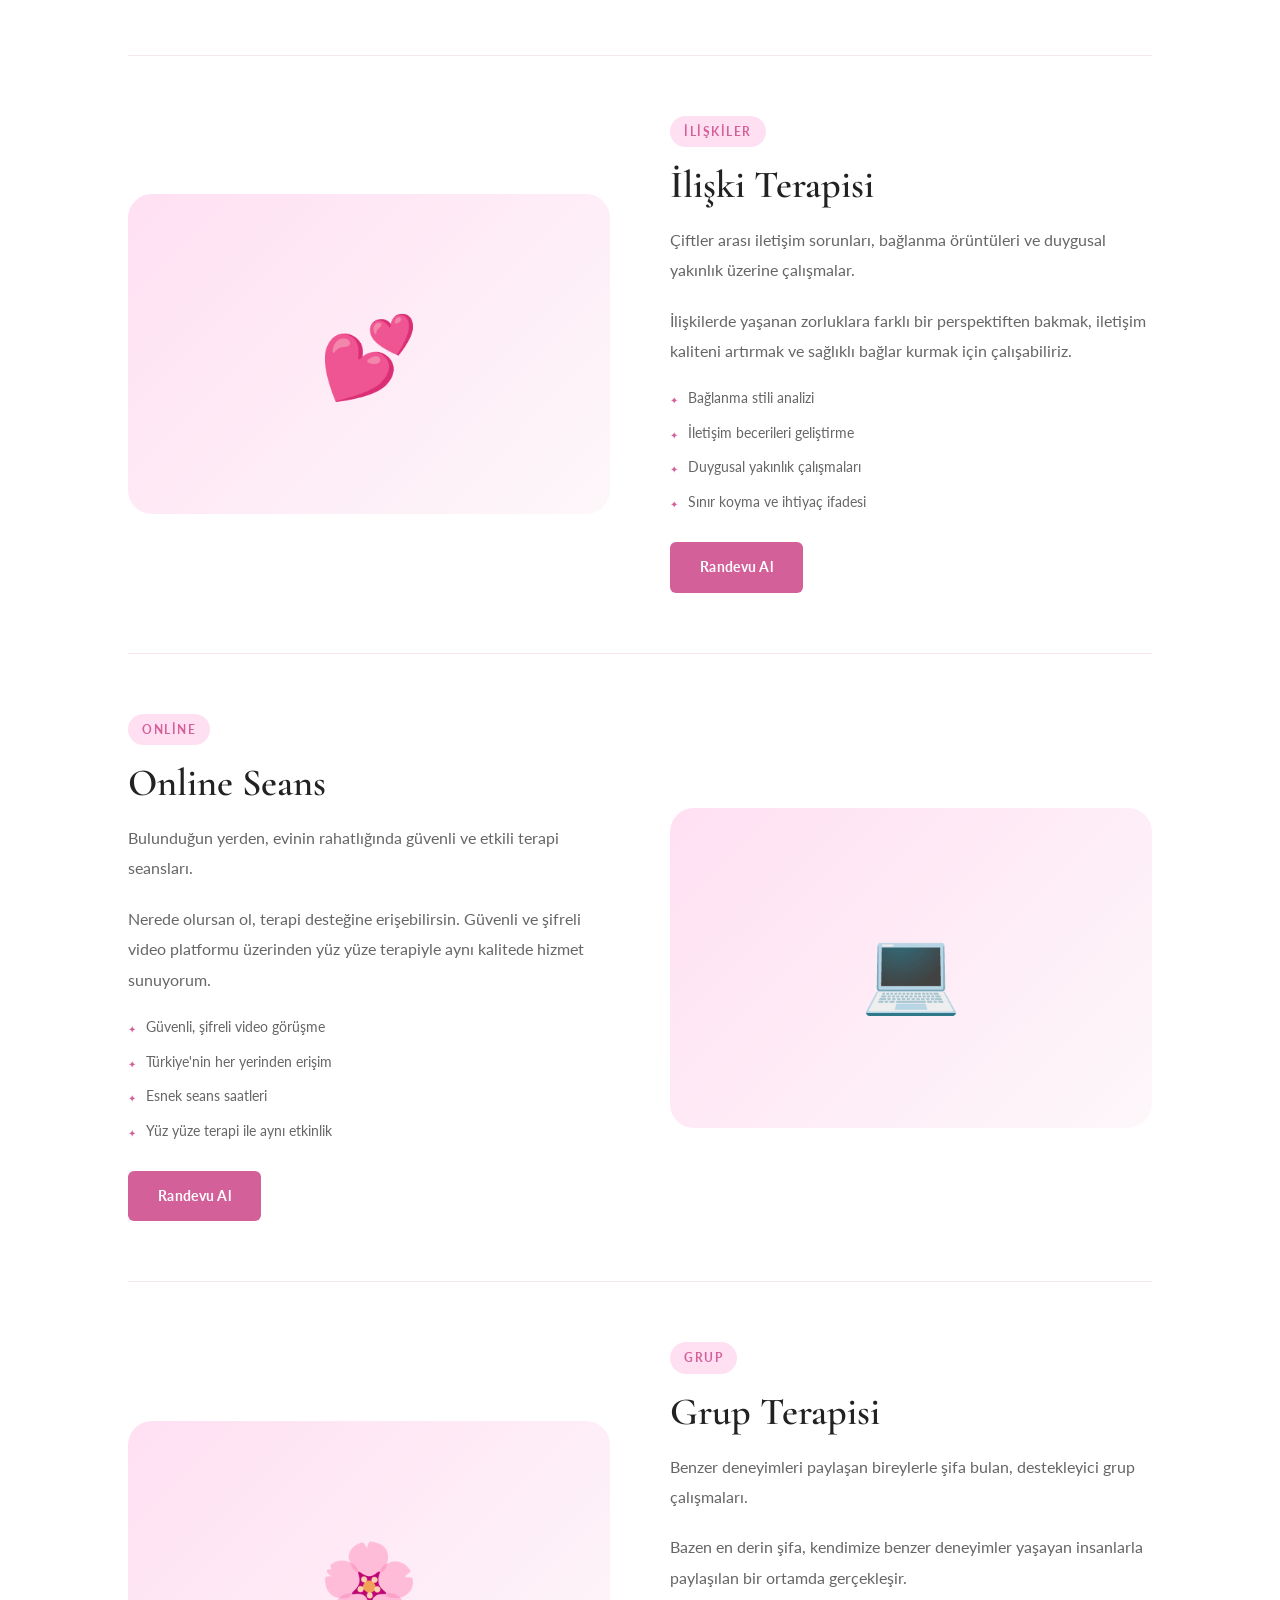
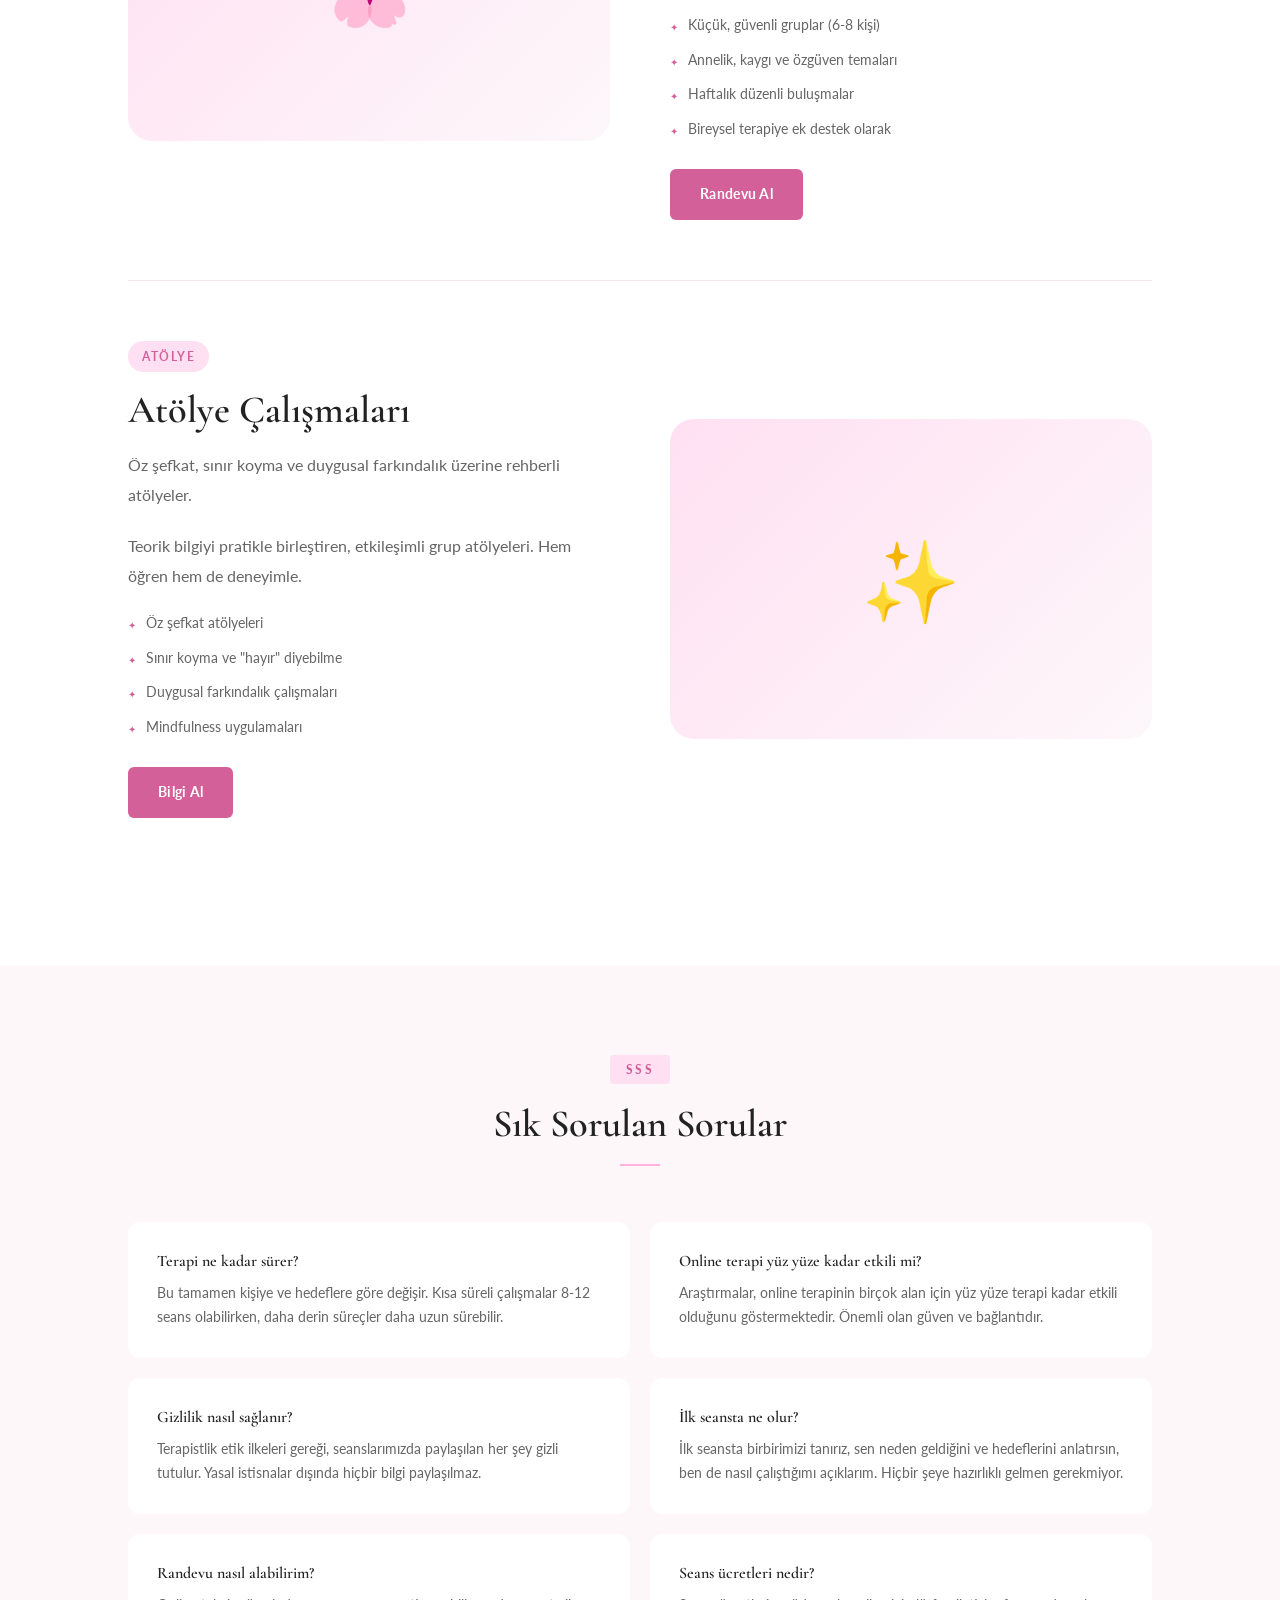
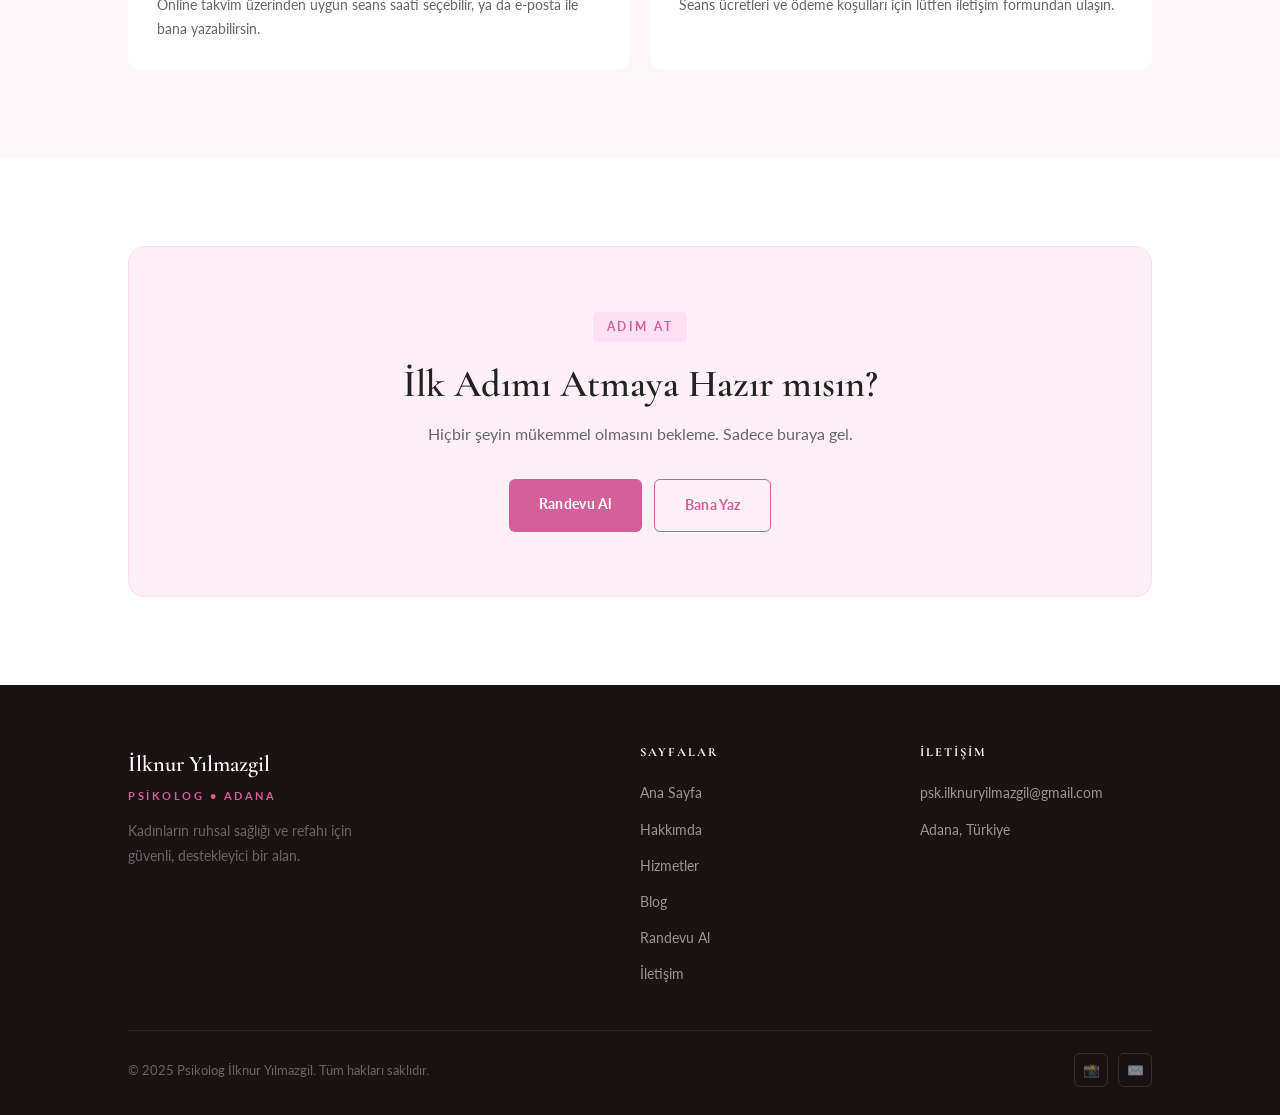
<file: hizmetler.html>
<!DOCTYPE html>
<html lang="tr">
<head>
  <meta charset="UTF-8" />
  <meta name="viewport" content="width=device-width, initial-scale=1.0" />
  <title>Adana Psikolog Hizmetleri | Bireysel Terapi, Annelik Desteği, Online Seans</title>
  <meta name="description" content="Adana'da bireysel terapi, annelik desteği, ilişki terapisi, online seans ve grup terapisi. Psikolog İlknur Yılmazgil ile randevu alın." />
  <meta name="keywords" content="bireysel terapi, annelik desteği, online terapi, ilişki terapisi, grup terapisi, atölye, psikolojik destek Adana" />
  <meta name="robots" content="index, follow" />
  <link rel="canonical" href="https://pskilknuryilmazgil.com/hizmetler.html" />
  <!-- Open Graph -->
  <meta property="og:type" content="website" />
  <meta property="og:locale" content="tr_TR" />
  <meta property="og:site_name" content="Psikolog İlknur Yılmazgil" />
  <meta property="og:title" content="Adana Psikolog Hizmetleri | Bireysel Terapi, Annelik Desteği, Online Seans" />
  <meta property="og:description" content="Adana'da bireysel terapi, annelik desteği, ilişki terapisi, online seans ve grup terapisi. Psikolog İlknur Yılmazgil ile randevu alın." />
  <meta property="og:url" content="https://pskilknuryilmazgil.com/hizmetler.html" />
  <!-- Twitter Card -->
  <meta name="twitter:card" content="summary" />
  <meta name="twitter:title" content="Adana Psikolog Hizmetleri | Bireysel Terapi, Annelik Desteği, Online Seans" />
  <meta name="twitter:description" content="Adana'da bireysel terapi, annelik desteği, ilişki terapisi, online seans ve grup terapisi. Psikolog İlknur Yılmazgil." />
  <link rel="preconnect" href="https://fonts.googleapis.com" />
  <link rel="preconnect" href="https://fonts.gstatic.com" crossorigin />
  <link href="https://fonts.googleapis.com/css2?family=Cormorant+Garamond:wght@400;500;600;700&family=Lato:wght@300;400;700&display=swap" rel="stylesheet" />
  <link rel="stylesheet" href="css/style.css" />
  <style>
    .service-detail {
      display: grid;
      grid-template-columns: 1fr 1fr;
      gap: 60px;
      align-items: center;
      padding: 60px 0;
      border-bottom: 1px solid var(--cream-dark);
    }
    .service-detail:last-child { border-bottom: none; }
    .service-detail.reverse { direction: rtl; }
    .service-detail.reverse > * { direction: ltr; }
    .service-detail-visual {
      background: linear-gradient(135deg, var(--rose-light), var(--cream));
      border-radius: 24px;
      height: 320px;
      display: flex;
      align-items: center;
      justify-content: center;
      font-size: 5rem;
    }
    .service-detail-content .tag {
      display: inline-block;
      background: var(--rose-light);
      color: var(--rose-dark);
      font-size: 0.78rem;
      font-weight: 700;
      letter-spacing: 1.5px;
      text-transform: uppercase;
      padding: 5px 14px;
      border-radius: 50px;
      margin-bottom: 14px;
    }
    .service-detail-content h2 { margin-bottom: 16px; }
    .service-detail-content p { color: var(--text-light); line-height: 1.9; margin-bottom: 20px; }
    .feature-list { display: flex; flex-direction: column; gap: 10px; margin-bottom: 28px; }
    .feature-item { display: flex; gap: 10px; align-items: flex-start; font-size: 0.9rem; color: var(--text-light); }
    .feature-item::before { content: '✦'; color: var(--rose-dark); font-size: 10px; margin-top: 6px; flex-shrink: 0; }
    .faq-section { background: var(--cream); }
    .faq-grid { display: grid; grid-template-columns: 1fr 1fr; gap: 20px; }
    .faq-item {
      background: var(--white);
      border-radius: var(--radius);
      padding: 28px;
      border: 1px solid transparent;
      transition: var(--transition);
    }
    .faq-item:hover { border-color: var(--rose-light); }
    .faq-item h4 { margin-bottom: 10px; font-size: 1rem; }
    .faq-item p { font-size: 0.88rem; color: var(--text-light); line-height: 1.7; }
    @media (max-width: 768px) {
      .service-detail { grid-template-columns: 1fr; direction: ltr !important; }
      .service-detail.reverse > * { direction: ltr; }
      .faq-grid { grid-template-columns: 1fr; }
    }
  </style>
</head>
<body>

  <!-- NAVBAR -->
  <nav class="navbar">
    <div class="container">
      <div class="nav-inner">
        <a href="index.html" class="nav-logo">
          <span class="name">İlknur Yılmazgil</span>
          <span class="title" data-i18n="hero.tag">Psikolog • Adana</span>
        </a>
        <div class="nav-links">
          <a href="index.html" data-i18n="nav.home">Ana Sayfa</a>
          <a href="hakkimda.html" data-i18n="nav.about">Hakkımda</a>
          <a href="hizmetler.html" data-i18n="nav.services">Hizmetler</a>
          <a href="blog.html" data-i18n="nav.blog">Blog</a>
          <a href="iletisim.html" data-i18n="nav.contact">İletişim</a>
        </div>
        <div class="nav-right">
          <div class="lang-toggle">
            <button data-lang="tr" class="active">TR</button>
            <button data-lang="en">EN</button>
          </div>
          <a href="randevu.html" class="btn btn-primary" style="padding: 10px 22px; font-size: 0.85rem;" data-i18n="nav.appointment">Randevu Al</a>
          <button class="hamburger" aria-label="Menu">
            <span></span><span></span><span></span>
          </button>
        </div>
      </div>
    </div>
  </nav>

  <!-- PAGE HERO -->
  <section class="page-hero">
    <div class="container">
      <span class="tag" data-i18n="services_section.tag">Hizmetler</span>
      <h1 data-i18n="services_section.h2">Nasıl Yardımcı Olabilirim?</h1>
      <p data-i18n="services_section.p">Bireysel ihtiyaçlarına göre şekillenen, kanıta dayalı terapi hizmetleri.</p>
    </div>
  </section>

  <!-- SERVICE DETAILS -->
  <section class="section" style="background: var(--white);">
    <div class="container">

      <div class="service-detail fade-in">
        <div class="service-detail-visual">🌿</div>
        <div class="service-detail-content">
          <span class="tag">Bireysel</span>
          <h2 data-i18n="services.s1_title">Bireysel Terapi</h2>
          <p data-i18n="services.s1_desc">Kaygı, depresyon, özgüven sorunları ve kişisel gelişim için birebir görüşmeler.</p>
          <p>Kendi iç dünyanı keşfetmek, örüntülerini anlamak ve yaşamında sürdürülebilir değişimler yaratmak için güvenli bir alan sunuyorum.</p>
          <div class="feature-list">
            <div class="feature-item">Haftalık 50 dakikalık bireysel seanslar</div>
            <div class="feature-item">Sana özel terapi planı</div>
            <div class="feature-item">Kanıta dayalı yöntemler</div>
            <div class="feature-item">Online veya yüz yüze esnekliği</div>
          </div>
          <a href="randevu.html" class="btn btn-primary">Randevu Al</a>
        </div>
      </div>

      <div class="service-detail reverse fade-in">
        <div class="service-detail-visual">🤱</div>
        <div class="service-detail-content">
          <span class="tag">Annelik</span>
          <h2 data-i18n="services.s2_title">Annelik Desteği</h2>
          <p data-i18n="services.s2_desc">Doğum sonrası süreç, bebek kaygısı ve anneliğin getirdiği kimlik dönüşümü için özel destek.</p>
          <p>Annelik hem güzel hem de yoğun bir yolculuktur. Bu süreçte yalnız hissetmene gerek yok — duygularını anlayan biri seninle olsun.</p>
          <div class="feature-list">
            <div class="feature-item">Doğum öncesi ve sonrası destek</div>
            <div class="feature-item">Lohusalık ve emzirme dönemi kaygıları</div>
            <div class="feature-item">Annelik kimliği ve kendini kaybetme hissi</div>
            <div class="feature-item">Bebek gelişimi kaygıları</div>
          </div>
          <a href="randevu.html" class="btn btn-primary">Randevu Al</a>
        </div>
      </div>

      <div class="service-detail fade-in">
        <div class="service-detail-visual">💕</div>
        <div class="service-detail-content">
          <span class="tag">İlişkiler</span>
          <h2 data-i18n="services.s3_title">İlişki Terapisi</h2>
          <p data-i18n="services.s3_desc">Çiftler arası iletişim sorunları, bağlanma örüntüleri ve duygusal yakınlık üzerine çalışmalar.</p>
          <p>İlişkilerde yaşanan zorluklara farklı bir perspektiften bakmak, iletişim kaliteni artırmak ve sağlıklı bağlar kurmak için çalışabiliriz.</p>
          <div class="feature-list">
            <div class="feature-item">Bağlanma stili analizi</div>
            <div class="feature-item">İletişim becerileri geliştirme</div>
            <div class="feature-item">Duygusal yakınlık çalışmaları</div>
            <div class="feature-item">Sınır koyma ve ihtiyaç ifadesi</div>
          </div>
          <a href="randevu.html" class="btn btn-primary">Randevu Al</a>
        </div>
      </div>

      <div class="service-detail reverse fade-in">
        <div class="service-detail-visual">💻</div>
        <div class="service-detail-content">
          <span class="tag">Online</span>
          <h2 data-i18n="services.s4_title">Online Seans</h2>
          <p data-i18n="services.s4_desc">Bulunduğun yerden, evinin rahatlığında güvenli ve etkili terapi seansları.</p>
          <p>Nerede olursan ol, terapi desteğine erişebilirsin. Güvenli ve şifreli video platformu üzerinden yüz yüze terapiyle aynı kalitede hizmet sunuyorum.</p>
          <div class="feature-list">
            <div class="feature-item">Güvenli, şifreli video görüşme</div>
            <div class="feature-item">Türkiye'nin her yerinden erişim</div>
            <div class="feature-item">Esnek seans saatleri</div>
            <div class="feature-item">Yüz yüze terapi ile aynı etkinlik</div>
          </div>
          <a href="randevu.html" class="btn btn-primary">Randevu Al</a>
        </div>
      </div>

      <div class="service-detail fade-in">
        <div class="service-detail-visual">🌸</div>
        <div class="service-detail-content">
          <span class="tag">Grup</span>
          <h2 data-i18n="services.s5_title">Grup Terapisi</h2>
          <p data-i18n="services.s5_desc">Benzer deneyimleri paylaşan bireylerle şifa bulan, destekleyici grup çalışmaları.</p>
          <p>Bazen en derin şifa, kendimize benzer deneyimler yaşayan insanlarla paylaşılan bir ortamda gerçekleşir.</p>
          <div class="feature-list">
            <div class="feature-item">Küçük, güvenli gruplar (6-8 kişi)</div>
            <div class="feature-item">Annelik, kaygı ve özgüven temaları</div>
            <div class="feature-item">Haftalık düzenli buluşmalar</div>
            <div class="feature-item">Bireysel terapiye ek destek olarak</div>
          </div>
          <a href="randevu.html" class="btn btn-primary">Randevu Al</a>
        </div>
      </div>

      <div class="service-detail reverse fade-in">
        <div class="service-detail-visual">✨</div>
        <div class="service-detail-content">
          <span class="tag">Atölye</span>
          <h2 data-i18n="services.s6_title">Atölye Çalışmaları</h2>
          <p data-i18n="services.s6_desc">Öz şefkat, sınır koyma ve duygusal farkındalık üzerine rehberli atölyeler.</p>
          <p>Teorik bilgiyi pratikle birleştiren, etkileşimli grup atölyeleri. Hem öğren hem de deneyimle.</p>
          <div class="feature-list">
            <div class="feature-item">Öz şefkat atölyeleri</div>
            <div class="feature-item">Sınır koyma ve "hayır" diyebilme</div>
            <div class="feature-item">Duygusal farkındalık çalışmaları</div>
            <div class="feature-item">Mindfulness uygulamaları</div>
          </div>
          <a href="iletisim.html" class="btn btn-primary">Bilgi Al</a>
        </div>
      </div>

    </div>
  </section>

  <!-- FAQ -->
  <section class="faq-section section">
    <div class="container">
      <div class="section-header fade-in">
        <span class="tag">SSS</span>
        <h2>Sık Sorulan Sorular</h2>
        <div class="divider"></div>
      </div>
      <div class="faq-grid">
        <div class="faq-item fade-in">
          <h4>Terapi ne kadar sürer?</h4>
          <p>Bu tamamen kişiye ve hedeflere göre değişir. Kısa süreli çalışmalar 8-12 seans olabilirken, daha derin süreçler daha uzun sürebilir.</p>
        </div>
        <div class="faq-item fade-in">
          <h4>Online terapi yüz yüze kadar etkili mi?</h4>
          <p>Araştırmalar, online terapinin birçok alan için yüz yüze terapi kadar etkili olduğunu göstermektedir. Önemli olan güven ve bağlantıdır.</p>
        </div>
        <div class="faq-item fade-in">
          <h4>Gizlilik nasıl sağlanır?</h4>
          <p>Terapistlik etik ilkeleri gereği, seanslarımızda paylaşılan her şey gizli tutulur. Yasal istisnalar dışında hiçbir bilgi paylaşılmaz.</p>
        </div>
        <div class="faq-item fade-in">
          <h4>İlk seansta ne olur?</h4>
          <p>İlk seansta birbirimizi tanırız, sen neden geldiğini ve hedeflerini anlatırsın, ben de nasıl çalıştığımı açıklarım. Hiçbir şeye hazırlıklı gelmen gerekmiyor.</p>
        </div>
        <div class="faq-item fade-in">
          <h4>Randevu nasıl alabilirim?</h4>
          <p>Online takvim üzerinden uygun seans saati seçebilir, ya da e-posta ile bana yazabilirsin.</p>
        </div>
        <div class="faq-item fade-in">
          <h4>Seans ücretleri nedir?</h4>
          <p>Seans ücretleri ve ödeme koşulları için lütfen iletişim formundan ulaşın.</p>
        </div>
      </div>
    </div>
  </section>

  <!-- CTA -->
  <section class="cta-section">
    <div class="container">
      <div class="cta-inner fade-in">
        <span class="tag" data-i18n="cta.tag">Adım At</span>
        <h2 data-i18n="cta.h2">İlk Adımı Atmaya Hazır mısın?</h2>
        <p data-i18n="cta.p">Hiçbir şeyin mükemmel olmasını bekleme. Sadece buraya gel.</p>
        <div class="cta-buttons">
          <a href="randevu.html" class="btn btn-primary" data-i18n="cta.btn1">Randevu Al</a>
          <a href="iletisim.html" class="btn btn-outline" data-i18n="cta.btn2">Bana Yaz</a>
        </div>
      </div>
    </div>
  </section>

  <!-- FOOTER -->
  <footer>
    <div class="container">
      <div class="footer-inner">
        <div class="footer-brand">
          <div class="name">İlknur Yılmazgil</div>
          <div class="title" data-i18n="hero.tag">Psikolog • Adana</div>
          <p data-i18n="footer.desc">Kadınların ruhsal sağlığı ve refahı için güvenli, destekleyici bir alan.</p>
        </div>
        <div class="footer-col">
          <h4 data-i18n="footer.nav_title">Sayfalar</h4>
          <ul>
            <li><a href="index.html" data-i18n="nav.home">Ana Sayfa</a></li>
            <li><a href="hakkimda.html" data-i18n="nav.about">Hakkımda</a></li>
            <li><a href="hizmetler.html" data-i18n="nav.services">Hizmetler</a></li>
            <li><a href="blog.html" data-i18n="nav.blog">Blog</a></li>
            <li><a href="randevu.html" data-i18n="nav.appointment">Randevu Al</a></li>
            <li><a href="iletisim.html" data-i18n="nav.contact">İletişim</a></li>
          </ul>
        </div>
        <div class="footer-col">
          <h4 data-i18n="footer.contact_title">İletişim</h4>
          <ul>
            <li><a href="mailto:psk.ilknuryilmazgil@gmail.com">psk.ilknuryilmazgil@gmail.com</a></li>
            <li><a href="#">Adana, Türkiye</a></li>
          </ul>
        </div>
      </div>
      <div class="footer-bottom">
        <span data-i18n="footer.copy">© 2025 Psikolog İlknur Yılmazgil. Tüm hakları saklıdır.</span>
        <div class="social-links">
          <a href="#" class="social-link" aria-label="Instagram">📸</a>
          <a href="mailto:psk.ilknuryilmazgil@gmail.com" class="social-link" aria-label="Email">✉️</a>
        </div>
      </div>
    </div>
  </footer>

  <script src="js/main.js"></script>

  <!-- JSON-LD: FAQPage Schema -->
  <script type="application/ld+json">
  {
    "@context": "https://schema.org",
    "@type": "FAQPage",
    "mainEntity": [
      {
        "@type": "Question",
        "name": "Terapi ne kadar sürer?",
        "acceptedAnswer": {
          "@type": "Answer",
          "text": "Bu tamamen kişiye ve hedeflere göre değişir. Kısa süreli çalışmalar 8-12 seans olabilirken, daha derin süreçler daha uzun sürebilir."
        }
      },
      {
        "@type": "Question",
        "name": "Online terapi yüz yüze kadar etkili mi?",
        "acceptedAnswer": {
          "@type": "Answer",
          "text": "Araştırmalar, online terapinin birçok alan için yüz yüze terapi kadar etkili olduğunu göstermektedir. Önemli olan güven ve bağlantıdır."
        }
      },
      {
        "@type": "Question",
        "name": "Gizlilik nasıl sağlanır?",
        "acceptedAnswer": {
          "@type": "Answer",
          "text": "Terapistlik etik ilkeleri gereği, seanslarımızda paylaşılan her şey gizli tutulur. Yasal istisnalar dışında hiçbir bilgi paylaşılmaz."
        }
      },
      {
        "@type": "Question",
        "name": "İlk seansta ne olur?",
        "acceptedAnswer": {
          "@type": "Answer",
          "text": "İlk seansta birbirimizi tanırız, sen neden geldiğini ve hedeflerini anlatırsın, ben de nasıl çalıştığımı açıklarım. Hiçbir şeye hazırlıklı gelmen gerekmiyor."
        }
      },
      {
        "@type": "Question",
        "name": "Adana psikolog randevusu nasıl alabilirim?",
        "acceptedAnswer": {
          "@type": "Answer",
          "text": "Online takvim üzerinden uygun seans saati seçebilir, ya da psk.ilknuryilmazgil@gmail.com adresinden bana yazabilirsiniz."
        }
      },
      {
        "@type": "Question",
        "name": "Seans ücretleri nedir?",
        "acceptedAnswer": {
          "@type": "Answer",
          "text": "Seans ücretleri ve ödeme koşulları için lütfen iletişim formundan ulaşın."
        }
      }
    ]
  }
  </script>
</body>
</html>
</file>
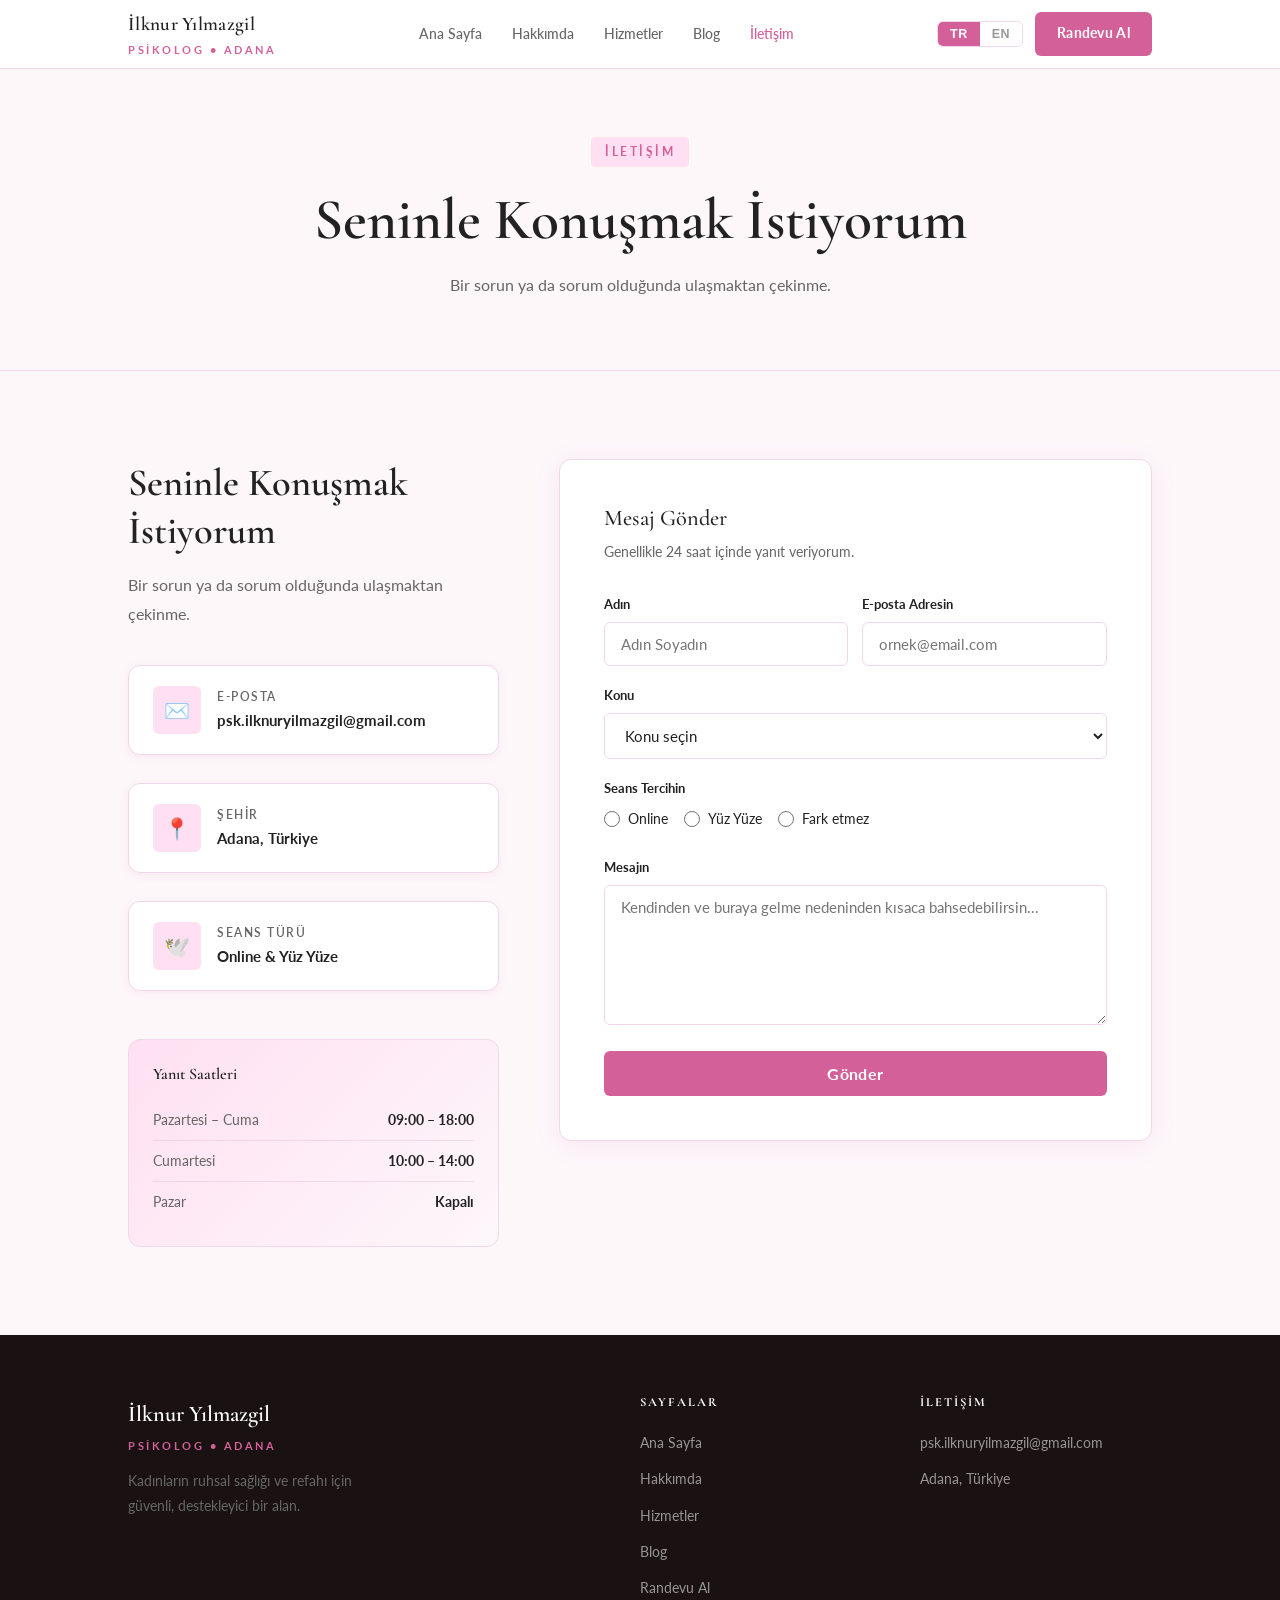
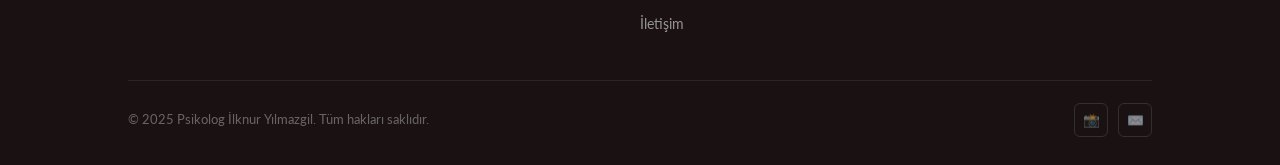
<file: iletisim.html>
<!DOCTYPE html>
<html lang="tr">
<head>
  <meta charset="UTF-8" />
  <meta name="viewport" content="width=device-width, initial-scale=1.0" />
  <title>İletişim | Psikolog İlknur Yılmazgil</title>
  <meta name="description" content="Psikolog İlknur Yılmazgil ile iletişime geçin. E-posta veya iletişim formu ile ulaşın." />
  <meta name="keywords" content="psikolog iletişim Adana, İlknur Yılmazgil iletişim, terapi için ulaş, psikolojik destek iletişim" />
  <meta name="robots" content="index, follow" />
  <link rel="canonical" href="https://pskilknuryilmazgil.com/iletisim.html" />
  <!-- Open Graph -->
  <meta property="og:type" content="website" />
  <meta property="og:locale" content="tr_TR" />
  <meta property="og:site_name" content="Psikolog İlknur Yılmazgil" />
  <meta property="og:title" content="İletişim | Psikolog İlknur Yılmazgil" />
  <meta property="og:description" content="Psikolog İlknur Yılmazgil ile iletişime geçin. E-posta veya iletişim formu ile ulaşın." />
  <meta property="og:url" content="https://pskilknuryilmazgil.com/iletisim.html" />
  <!-- Twitter Card -->
  <meta name="twitter:card" content="summary" />
  <meta name="twitter:title" content="İletişim | Psikolog İlknur Yılmazgil" />
  <meta name="twitter:description" content="Psikolog İlknur Yılmazgil ile iletişime geçin. E-posta veya iletişim formu ile ulaşın." />
  <link rel="preconnect" href="https://fonts.googleapis.com" />
  <link rel="preconnect" href="https://fonts.gstatic.com" crossorigin />
  <link href="https://fonts.googleapis.com/css2?family=Cormorant+Garamond:wght@400;500;600;700&family=Lato:wght@300;400;700&display=swap" rel="stylesheet" />
  <link rel="stylesheet" href="css/style.css" />
  <style>
    .contact-page { background: var(--cream); }
    .contact-page-inner {
      display: grid;
      grid-template-columns: 1fr 1.6fr;
      gap: 60px;
      align-items: start;
    }
    .contact-sidebar {}
    .contact-sidebar h2 { margin-bottom: 16px; }
    .contact-sidebar > p { color: var(--text-light); line-height: 1.8; margin-bottom: 36px; }
    .contact-cards { display: flex; flex-direction: column; gap: 16px; margin-bottom: 36px; }
    .contact-card {
      background: var(--white);
      border-radius: var(--radius);
      padding: 20px 24px;
      display: flex;
      align-items: center;
      gap: 16px;
      box-shadow: 0 2px 10px var(--shadow);
      transition: var(--transition);
    }
    .contact-card:hover { transform: translateX(4px); box-shadow: 0 4px 20px var(--shadow-md); }
    .contact-card-icon {
      width: 48px; height: 48px;
      background: var(--rose-light);
      border-radius: var(--radius-sm);
      display: flex; align-items: center; justify-content: center;
      font-size: 1.3rem; flex-shrink: 0;
    }
    .contact-card-text .label { font-size: 0.72rem; text-transform: uppercase; letter-spacing: 1.5px; color: var(--text-light); font-weight: 600; }
    .contact-card-text .value { font-weight: 700; color: var(--text-dark); font-size: 0.92rem; margin-top: 2px; }
    .hours-card {
      background: linear-gradient(135deg, var(--rose-light), var(--cream));
      border-radius: var(--radius);
      padding: 24px;
    }
    .hours-card h4 { margin-bottom: 16px; }
    .hours-row { display: flex; justify-content: space-between; font-size: 0.88rem; padding: 8px 0; border-bottom: 1px solid rgba(200,135,140,0.2); }
    .hours-row:last-child { border-bottom: none; }
    .hours-row .day { color: var(--text-light); }
    .hours-row .time { font-weight: 700; color: var(--text-dark); }
    .contact-form-section {
      background: var(--white);
      border-radius: var(--radius);
      padding: 44px;
      box-shadow: 0 4px 24px var(--shadow);
    }
    .contact-form-section h3 { margin-bottom: 8px; }
    .contact-form-section > p { color: var(--text-light); font-size: 0.9rem; margin-bottom: 28px; }
    .success-msg {
      display: none;
      background: #E8F5E9;
      border: 1.5px solid #A5D6A7;
      border-radius: var(--radius-sm);
      padding: 16px 20px;
      color: #2E7D32;
      font-size: 0.92rem;
      font-weight: 600;
      margin-bottom: 20px;
      text-align: center;
    }
    @media (max-width: 768px) { .contact-page-inner { grid-template-columns: 1fr; } }
  </style>
</head>
<body>

  <!-- NAVBAR -->
  <nav class="navbar">
    <div class="container">
      <div class="nav-inner">
        <a href="index.html" class="nav-logo">
          <span class="name">İlknur Yılmazgil</span>
          <span class="title" data-i18n="hero.tag">Psikolog • Adana</span>
        </a>
        <div class="nav-links">
          <a href="index.html" data-i18n="nav.home">Ana Sayfa</a>
          <a href="hakkimda.html" data-i18n="nav.about">Hakkımda</a>
          <a href="hizmetler.html" data-i18n="nav.services">Hizmetler</a>
          <a href="blog.html" data-i18n="nav.blog">Blog</a>
          <a href="iletisim.html" data-i18n="nav.contact">İletişim</a>
        </div>
        <div class="nav-right">
          <div class="lang-toggle">
            <button data-lang="tr" class="active">TR</button>
            <button data-lang="en">EN</button>
          </div>
          <a href="randevu.html" class="btn btn-primary" style="padding: 10px 22px; font-size: 0.85rem;" data-i18n="nav.appointment">Randevu Al</a>
          <button class="hamburger" aria-label="Menu">
            <span></span><span></span><span></span>
          </button>
        </div>
      </div>
    </div>
  </nav>

  <!-- PAGE HERO -->
  <section class="page-hero">
    <div class="container">
      <span class="tag" data-i18n="contact_section.tag">İletişim</span>
      <h1 data-i18n="contact_section.h2">Seninle Konuşmak İstiyorum</h1>
      <p data-i18n="contact_section.p">Bir sorun ya da sorum olduğunda ulaşmaktan çekinme.</p>
    </div>
  </section>

  <!-- CONTACT -->
  <section class="contact-page section">
    <div class="container">
      <div class="contact-page-inner">

        <!-- Sidebar -->
        <div class="contact-sidebar fade-in">
          <h2 data-i18n="contact_section.h2">Seninle Konuşmak İstiyorum</h2>
          <p data-i18n="contact_section.p">Bir sorun ya da sorum olduğunda ulaşmaktan çekinme.</p>

          <div class="contact-cards">
            <a href="mailto:psk.ilknuryilmazgil@gmail.com" class="contact-card">
              <div class="contact-card-icon">✉️</div>
              <div class="contact-card-text">
                <div class="label" data-i18n="contact_section.email_label">E-posta</div>
                <div class="value">psk.ilknuryilmazgil@gmail.com</div>
              </div>
            </a>
            <div class="contact-card">
              <div class="contact-card-icon">📍</div>
              <div class="contact-card-text">
                <div class="label" data-i18n="contact_section.city_label">Şehir</div>
                <div class="value" data-i18n="contact_section.city_val">Adana, Türkiye</div>
              </div>
            </div>
            <div class="contact-card">
              <div class="contact-card-icon">🕊️</div>
              <div class="contact-card-text">
                <div class="label" data-i18n="contact_section.mode_label">Seans Türü</div>
                <div class="value" data-i18n="contact_section.mode_val">Online & Yüz Yüze</div>
              </div>
            </div>
          </div>

          <div class="hours-card">
            <h4>Yanıt Saatleri</h4>
            <div class="hours-row"><span class="day">Pazartesi – Cuma</span><span class="time">09:00 – 18:00</span></div>
            <div class="hours-row"><span class="day">Cumartesi</span><span class="time">10:00 – 14:00</span></div>
            <div class="hours-row"><span class="day">Pazar</span><span class="time">Kapalı</span></div>
          </div>
        </div>

        <!-- Form -->
        <div class="contact-form-section fade-in">
          <h3>Mesaj Gönder</h3>
          <p>Genellikle 24 saat içinde yanıt veriyorum.</p>
          <div class="success-msg" id="successMsg">
            Mesajın alındı! En kısa sürede sana döneceğim. 🌸
          </div>
          <form id="contactForm">
            <div class="form-row">
              <div class="form-group">
                <label data-i18n="contact_section.form_name">Adın</label>
                <input type="text" placeholder="Adın Soyadın" required />
              </div>
              <div class="form-group">
                <label data-i18n="contact_section.form_email">E-posta Adresin</label>
                <input type="email" placeholder="ornek@email.com" required />
              </div>
            </div>
            <div class="form-group">
              <label data-i18n="contact_section.form_topic">Konu</label>
              <select>
                <option data-i18n="contact_section.form_topic_opt0">Konu seçin</option>
                <option data-i18n="contact_section.form_topic_opt1">Bireysel Terapi</option>
                <option data-i18n="contact_section.form_topic_opt2">Annelik Desteği</option>
                <option data-i18n="contact_section.form_topic_opt3">Online Seans</option>
                <option data-i18n="contact_section.form_topic_opt4">Grup Terapisi</option>
                <option data-i18n="contact_section.form_topic_opt5">Diğer</option>
              </select>
            </div>
            <div class="form-group">
              <label>Seans Tercihin</label>
              <div style="display: flex; gap: 16px; margin-top: 4px;">
                <label style="display:flex;align-items:center;gap:8px;cursor:pointer;font-weight:400;font-size:0.9rem;">
                  <input type="radio" name="mode" value="online" style="accent-color: var(--rose-dark); width:16px;height:16px;" /> Online
                </label>
                <label style="display:flex;align-items:center;gap:8px;cursor:pointer;font-weight:400;font-size:0.9rem;">
                  <input type="radio" name="mode" value="yuz-yuze" style="accent-color: var(--rose-dark); width:16px;height:16px;" /> Yüz Yüze
                </label>
                <label style="display:flex;align-items:center;gap:8px;cursor:pointer;font-weight:400;font-size:0.9rem;">
                  <input type="radio" name="mode" value="farketmez" style="accent-color: var(--rose-dark); width:16px;height:16px;" /> Fark etmez
                </label>
              </div>
            </div>
            <div class="form-group">
              <label data-i18n="contact_section.form_message">Mesajın</label>
              <textarea placeholder="Kendinden ve buraya gelme nedeninden kısaca bahsedebilirsin..." style="min-height: 140px;"></textarea>
            </div>
            <button type="submit" class="btn btn-primary" style="width: 100%; font-size: 1rem;" data-i18n="contact_section.form_btn">Gönder</button>
          </form>
        </div>

      </div>
    </div>
  </section>

  <!-- FOOTER -->
  <footer>
    <div class="container">
      <div class="footer-inner">
        <div class="footer-brand">
          <div class="name">İlknur Yılmazgil</div>
          <div class="title" data-i18n="hero.tag">Psikolog • Adana</div>
          <p data-i18n="footer.desc">Kadınların ruhsal sağlığı ve refahı için güvenli, destekleyici bir alan.</p>
        </div>
        <div class="footer-col">
          <h4 data-i18n="footer.nav_title">Sayfalar</h4>
          <ul>
            <li><a href="index.html" data-i18n="nav.home">Ana Sayfa</a></li>
            <li><a href="hakkimda.html" data-i18n="nav.about">Hakkımda</a></li>
            <li><a href="hizmetler.html" data-i18n="nav.services">Hizmetler</a></li>
            <li><a href="blog.html" data-i18n="nav.blog">Blog</a></li>
            <li><a href="randevu.html" data-i18n="nav.appointment">Randevu Al</a></li>
            <li><a href="iletisim.html" data-i18n="nav.contact">İletişim</a></li>
          </ul>
        </div>
        <div class="footer-col">
          <h4 data-i18n="footer.contact_title">İletişim</h4>
          <ul>
            <li><a href="mailto:psk.ilknuryilmazgil@gmail.com">psk.ilknuryilmazgil@gmail.com</a></li>
            <li><a href="#">Adana, Türkiye</a></li>
          </ul>
        </div>
      </div>
      <div class="footer-bottom">
        <span data-i18n="footer.copy">© 2025 Psikolog İlknur Yılmazgil. Tüm hakları saklıdır.</span>
        <div class="social-links">
          <a href="#" class="social-link" aria-label="Instagram">📸</a>
          <a href="mailto:psk.ilknuryilmazgil@gmail.com" class="social-link" aria-label="Email">✉️</a>
        </div>
      </div>
    </div>
  </footer>

  <script src="js/main.js"></script>
  <script>
    document.getElementById('contactForm').addEventListener('submit', function(e) {
      e.preventDefault();
      document.getElementById('successMsg').style.display = 'block';
      this.reset();
      setTimeout(() => {
        document.getElementById('successMsg').style.display = 'none';
      }, 5000);
    });
  </script>
</body>
</html>
</file>
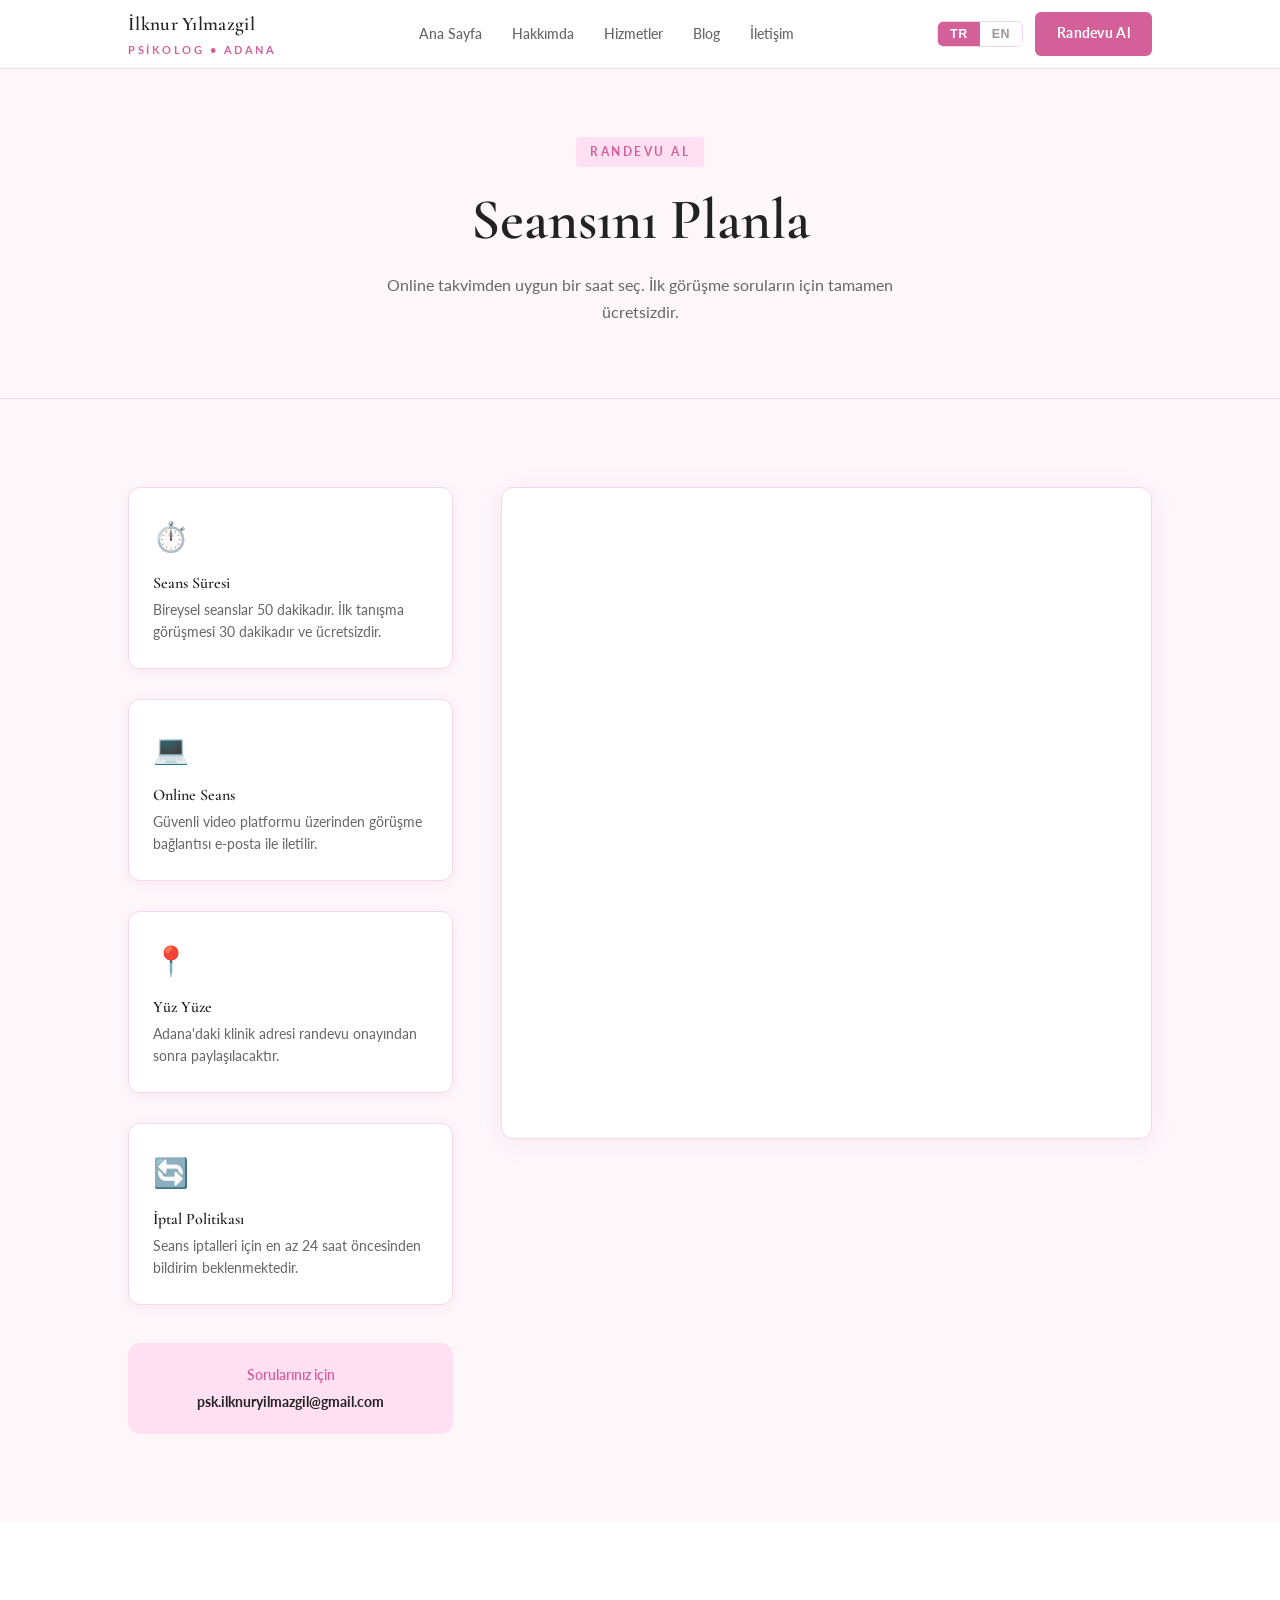
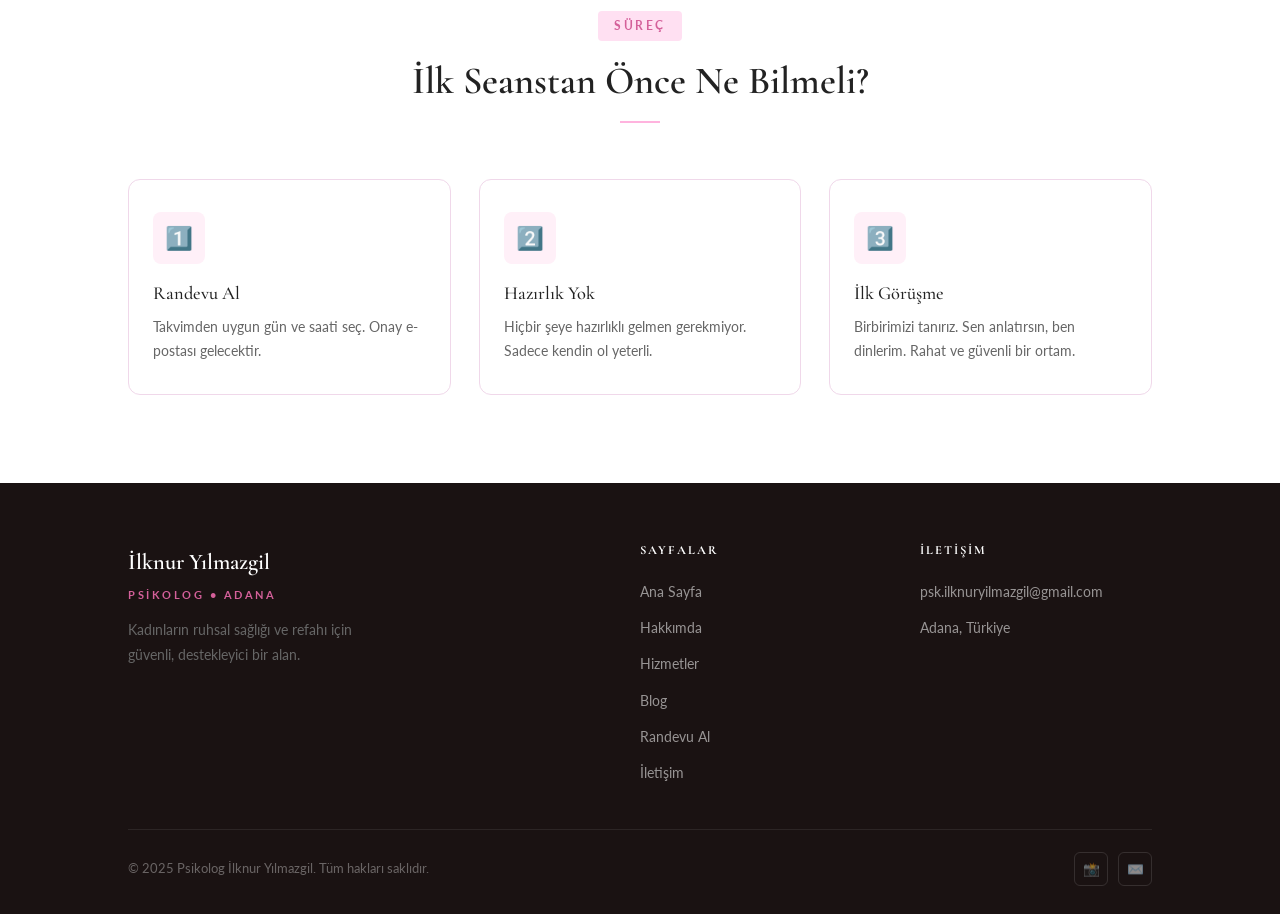
<file: randevu.html>
<!DOCTYPE html>
<html lang="tr">
<head>
  <meta charset="UTF-8" />
  <meta name="viewport" content="width=device-width, initial-scale=1.0" />
  <title>Adana Psikolog Randevusu | İlknur Yılmazgil</title>
  <meta name="description" content="Adana psikolog randevusu alın. Online takvim üzerinden kolayca terapi seansı rezervasyonu yapın — yüz yüze veya online." />
  <meta name="keywords" content="terapi randevusu, online randevu, psikolog randevu Adana, seans rezervasyonu, İlknur Yılmazgil randevu" />
  <meta name="robots" content="index, follow" />
  <link rel="canonical" href="https://pskilknuryilmazgil.com/randevu.html" />
  <!-- Open Graph -->
  <meta property="og:type" content="website" />
  <meta property="og:locale" content="tr_TR" />
  <meta property="og:site_name" content="Psikolog İlknur Yılmazgil" />
  <meta property="og:title" content="Adana Psikolog Randevusu | İlknur Yılmazgil" />
  <meta property="og:description" content="Adana psikolog randevusu alın. Online takvim üzerinden kolayca terapi seansı rezervasyonu yapın — yüz yüze veya online." />
  <meta property="og:url" content="https://pskilknuryilmazgil.com/randevu.html" />
  <!-- Twitter Card -->
  <meta name="twitter:card" content="summary" />
  <meta name="twitter:title" content="Adana Psikolog Randevusu | İlknur Yılmazgil" />
  <meta name="twitter:description" content="Online takvim üzerinden terapi randevusu alın. Adana yüz yüze veya online seans seçenekleri." />
  <link rel="preconnect" href="https://fonts.googleapis.com" />
  <link rel="preconnect" href="https://fonts.gstatic.com" crossorigin />
  <link href="https://fonts.googleapis.com/css2?family=Cormorant+Garamond:wght@400;500;600;700&family=Lato:wght@300;400;700&display=swap" rel="stylesheet" />
  <link rel="stylesheet" href="css/style.css" />
  <style>
    .appointment-info { background: var(--cream); }
    .appointment-grid { display: grid; grid-template-columns: 1fr 2fr; gap: 48px; align-items: start; }
    .info-cards { display: flex; flex-direction: column; gap: 16px; }
    .info-card { background: var(--white); border-radius: var(--radius); padding: 24px; box-shadow: 0 2px 12px var(--shadow); }
    .info-card-icon { font-size: 1.8rem; margin-bottom: 12px; }
    .info-card h4 { margin-bottom: 6px; font-size: 1rem; }
    .info-card p { font-size: 0.88rem; color: var(--text-light); line-height: 1.6; }
    .calendly-container { background: var(--white); border-radius: var(--radius); box-shadow: 0 4px 24px var(--shadow); overflow: hidden; min-height: 650px; display: flex; align-items: center; justify-content: center; }
    .calendly-placeholder { text-align: center; padding: 60px 40px; }
    .calendly-placeholder .big-icon { font-size: 5rem; margin-bottom: 24px; }
    .calendly-placeholder h3 { margin-bottom: 12px; font-size: 1.6rem; }
    .calendly-placeholder p { color: var(--text-light); max-width: 440px; margin: 0 auto 12px; line-height: 1.7; }
    .calendly-placeholder .note { font-size: 0.82rem; color: var(--rose-dark); background: var(--rose-light); padding: 10px 20px; border-radius: 50px; display: inline-block; margin: 20px 0 28px; }
    @media (max-width: 768px) { .appointment-grid { grid-template-columns: 1fr; } }
  </style>
</head>
<body>

  <!-- NAVBAR -->
  <nav class="navbar">
    <div class="container">
      <div class="nav-inner">
        <a href="index.html" class="nav-logo">
          <span class="name">İlknur Yılmazgil</span>
          <span class="title" data-i18n="hero.tag">Psikolog • Adana</span>
        </a>
        <div class="nav-links">
          <a href="index.html" data-i18n="nav.home">Ana Sayfa</a>
          <a href="hakkimda.html" data-i18n="nav.about">Hakkımda</a>
          <a href="hizmetler.html" data-i18n="nav.services">Hizmetler</a>
          <a href="blog.html" data-i18n="nav.blog">Blog</a>
          <a href="iletisim.html" data-i18n="nav.contact">İletişim</a>
        </div>
        <div class="nav-right">
          <div class="lang-toggle">
            <button data-lang="tr" class="active">TR</button>
            <button data-lang="en">EN</button>
          </div>
          <a href="randevu.html" class="btn btn-primary" style="padding: 10px 22px; font-size: 0.85rem;" data-i18n="nav.appointment">Randevu Al</a>
          <button class="hamburger" aria-label="Menu">
            <span></span><span></span><span></span>
          </button>
        </div>
      </div>
    </div>
  </nav>

  <!-- PAGE HERO -->
  <section class="page-hero">
    <div class="container">
      <span class="tag" data-i18n="nav.appointment">Randevu Al</span>
      <h1>Seansını Planla</h1>
      <p>Online takvimden uygun bir saat seç. İlk görüşme soruların için tamamen ücretsizdir.</p>
    </div>
  </section>

  <!-- APPOINTMENT -->
  <section class="appointment-info section">
    <div class="container">
      <div class="appointment-grid">
        <!-- Info sidebar -->
        <div class="info-cards fade-in">
          <div class="info-card">
            <div class="info-card-icon">⏱️</div>
            <h4>Seans Süresi</h4>
            <p>Bireysel seanslar 50 dakikadır. İlk tanışma görüşmesi 30 dakikadır ve ücretsizdir.</p>
          </div>
          <div class="info-card">
            <div class="info-card-icon">💻</div>
            <h4>Online Seans</h4>
            <p>Güvenli video platformu üzerinden görüşme bağlantısı e-posta ile iletilir.</p>
          </div>
          <div class="info-card">
            <div class="info-card-icon">📍</div>
            <h4>Yüz Yüze</h4>
            <p>Adana'daki klinik adresi randevu onayından sonra paylaşılacaktır.</p>
          </div>
          <div class="info-card">
            <div class="info-card-icon">🔄</div>
            <h4>İptal Politikası</h4>
            <p>Seans iptalleri için en az 24 saat öncesinden bildirim beklenmektedir.</p>
          </div>
          <div style="margin-top: 8px; padding: 20px; background: var(--rose-light); border-radius: var(--radius); text-align: center;">
            <p style="font-size: 0.88rem; color: var(--rose-dark); font-weight: 600;">Sorularınız için</p>
            <a href="mailto:psk.ilknuryilmazgil@gmail.com" style="color: var(--text-dark); font-weight: 700; font-size: 0.85rem;">psk.ilknuryilmazgil@gmail.com</a>
          </div>
        </div>

        <!-- Calendly widget -->
        <div class="calendly-container fade-in" style="display:block; padding:0;">
          <div class="calendly-inline-widget"
               data-url="https://calendly.com/psk-ilknuryilmazgil/30min"
               style="min-width:320px;height:650px;width:100%;">
          </div>
          <script type="text/javascript"
                  src="https://assets.calendly.com/assets/external/widget.js"
                  async></script>
        </div>
      </div>
    </div>
  </section>

  <!-- WHAT TO EXPECT -->
  <section class="section" style="background: var(--white);">
    <div class="container">
      <div class="section-header fade-in">
        <span class="tag">Süreç</span>
        <h2>İlk Seanstan Önce Ne Bilmeli?</h2>
        <div class="divider"></div>
      </div>
      <div style="display: grid; grid-template-columns: repeat(3, 1fr); gap: 28px;">
        <div class="service-card fade-in">
          <div class="service-icon">1️⃣</div>
          <h3>Randevu Al</h3>
          <p>Takvimden uygun gün ve saati seç. Onay e-postası gelecektir.</p>
        </div>
        <div class="service-card fade-in">
          <div class="service-icon">2️⃣</div>
          <h3>Hazırlık Yok</h3>
          <p>Hiçbir şeye hazırlıklı gelmen gerekmiyor. Sadece kendin ol yeterli.</p>
        </div>
        <div class="service-card fade-in">
          <div class="service-icon">3️⃣</div>
          <h3>İlk Görüşme</h3>
          <p>Birbirimizi tanırız. Sen anlatırsın, ben dinlerim. Rahat ve güvenli bir ortam.</p>
        </div>
      </div>
    </div>
  </section>

  <!-- FOOTER -->
  <footer>
    <div class="container">
      <div class="footer-inner">
        <div class="footer-brand">
          <div class="name">İlknur Yılmazgil</div>
          <div class="title" data-i18n="hero.tag">Psikolog • Adana</div>
          <p data-i18n="footer.desc">Kadınların ruhsal sağlığı ve refahı için güvenli, destekleyici bir alan.</p>
        </div>
        <div class="footer-col">
          <h4 data-i18n="footer.nav_title">Sayfalar</h4>
          <ul>
            <li><a href="index.html" data-i18n="nav.home">Ana Sayfa</a></li>
            <li><a href="hakkimda.html" data-i18n="nav.about">Hakkımda</a></li>
            <li><a href="hizmetler.html" data-i18n="nav.services">Hizmetler</a></li>
            <li><a href="blog.html" data-i18n="nav.blog">Blog</a></li>
            <li><a href="randevu.html" data-i18n="nav.appointment">Randevu Al</a></li>
            <li><a href="iletisim.html" data-i18n="nav.contact">İletişim</a></li>
          </ul>
        </div>
        <div class="footer-col">
          <h4 data-i18n="footer.contact_title">İletişim</h4>
          <ul>
            <li><a href="mailto:psk.ilknuryilmazgil@gmail.com">psk.ilknuryilmazgil@gmail.com</a></li>
            <li><a href="#">Adana, Türkiye</a></li>
          </ul>
        </div>
      </div>
      <div class="footer-bottom">
        <span data-i18n="footer.copy">© 2025 Psikolog İlknur Yılmazgil. Tüm hakları saklıdır.</span>
        <div class="social-links">
          <a href="#" class="social-link" aria-label="Instagram">📸</a>
          <a href="mailto:psk.ilknuryilmazgil@gmail.com" class="social-link" aria-label="Email">✉️</a>
        </div>
      </div>
    </div>
  </footer>

  <script src="js/main.js"></script>
</body>
</html>
</file>
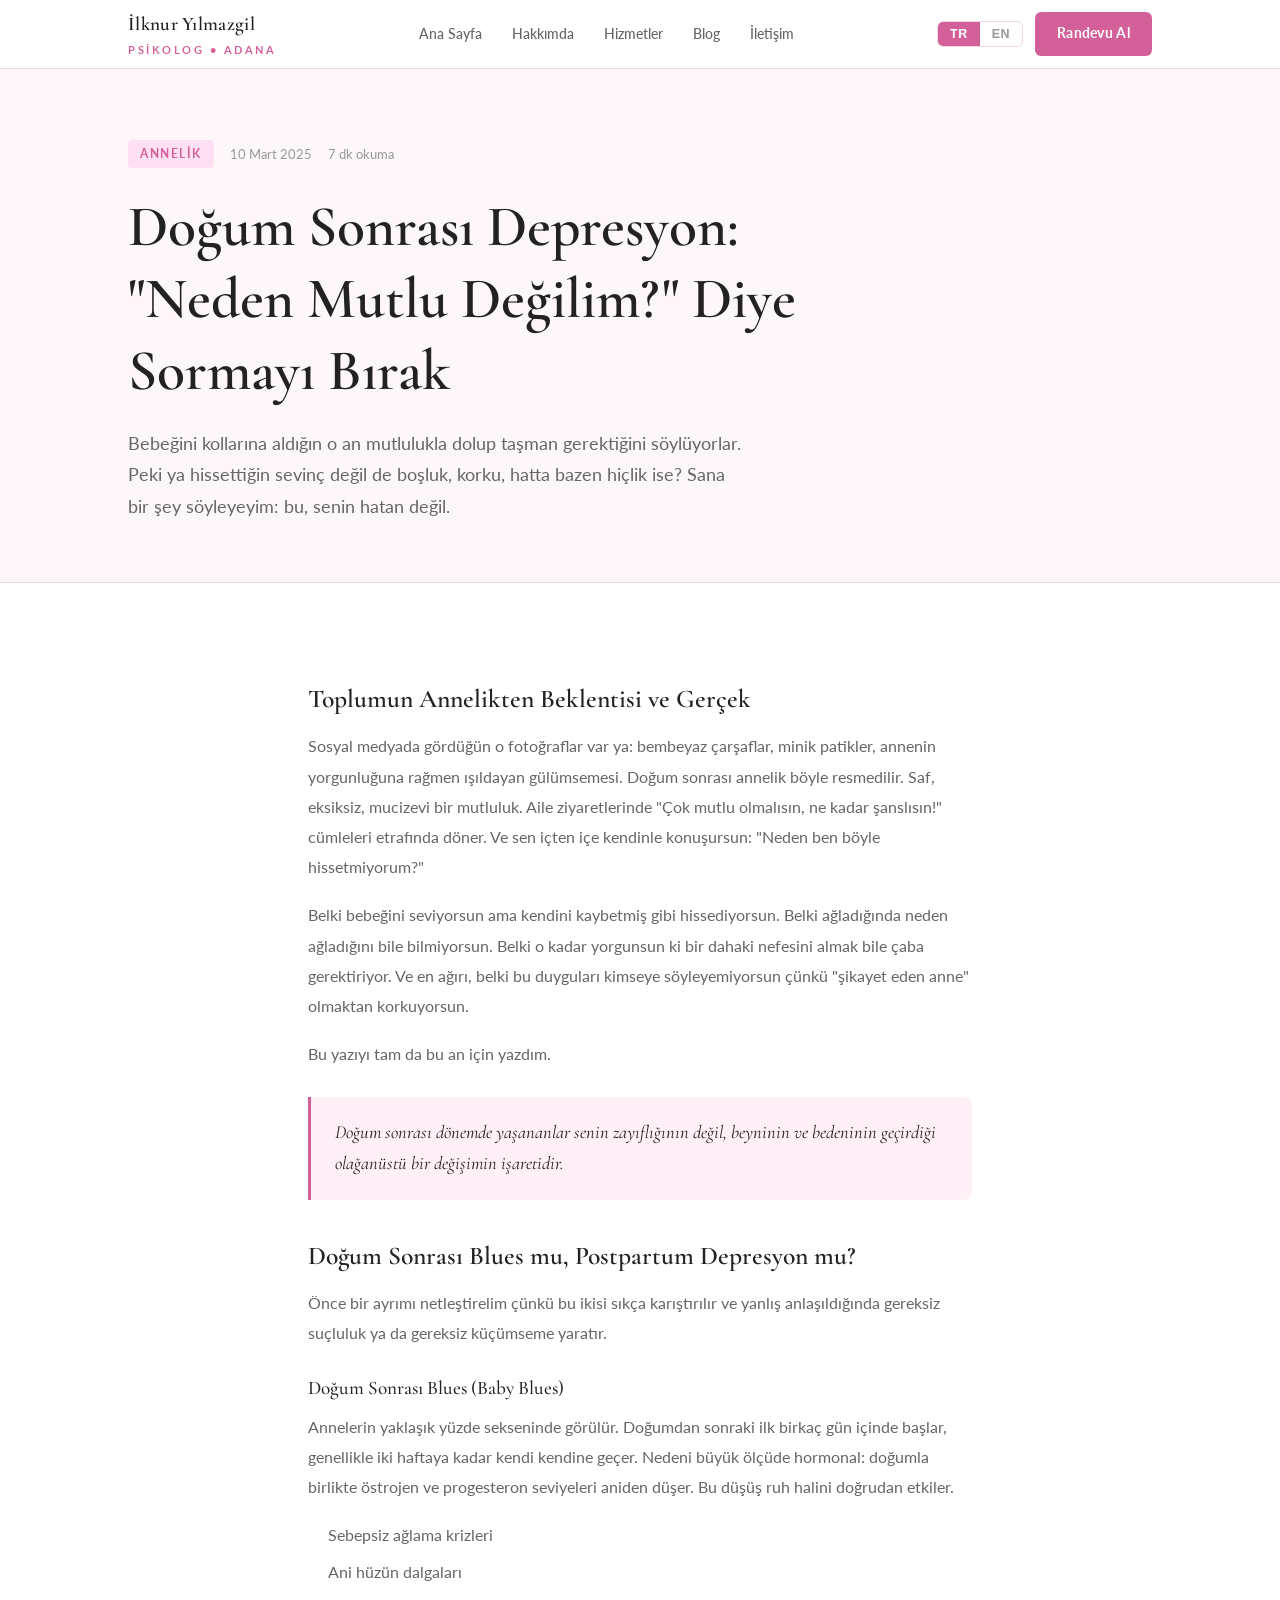
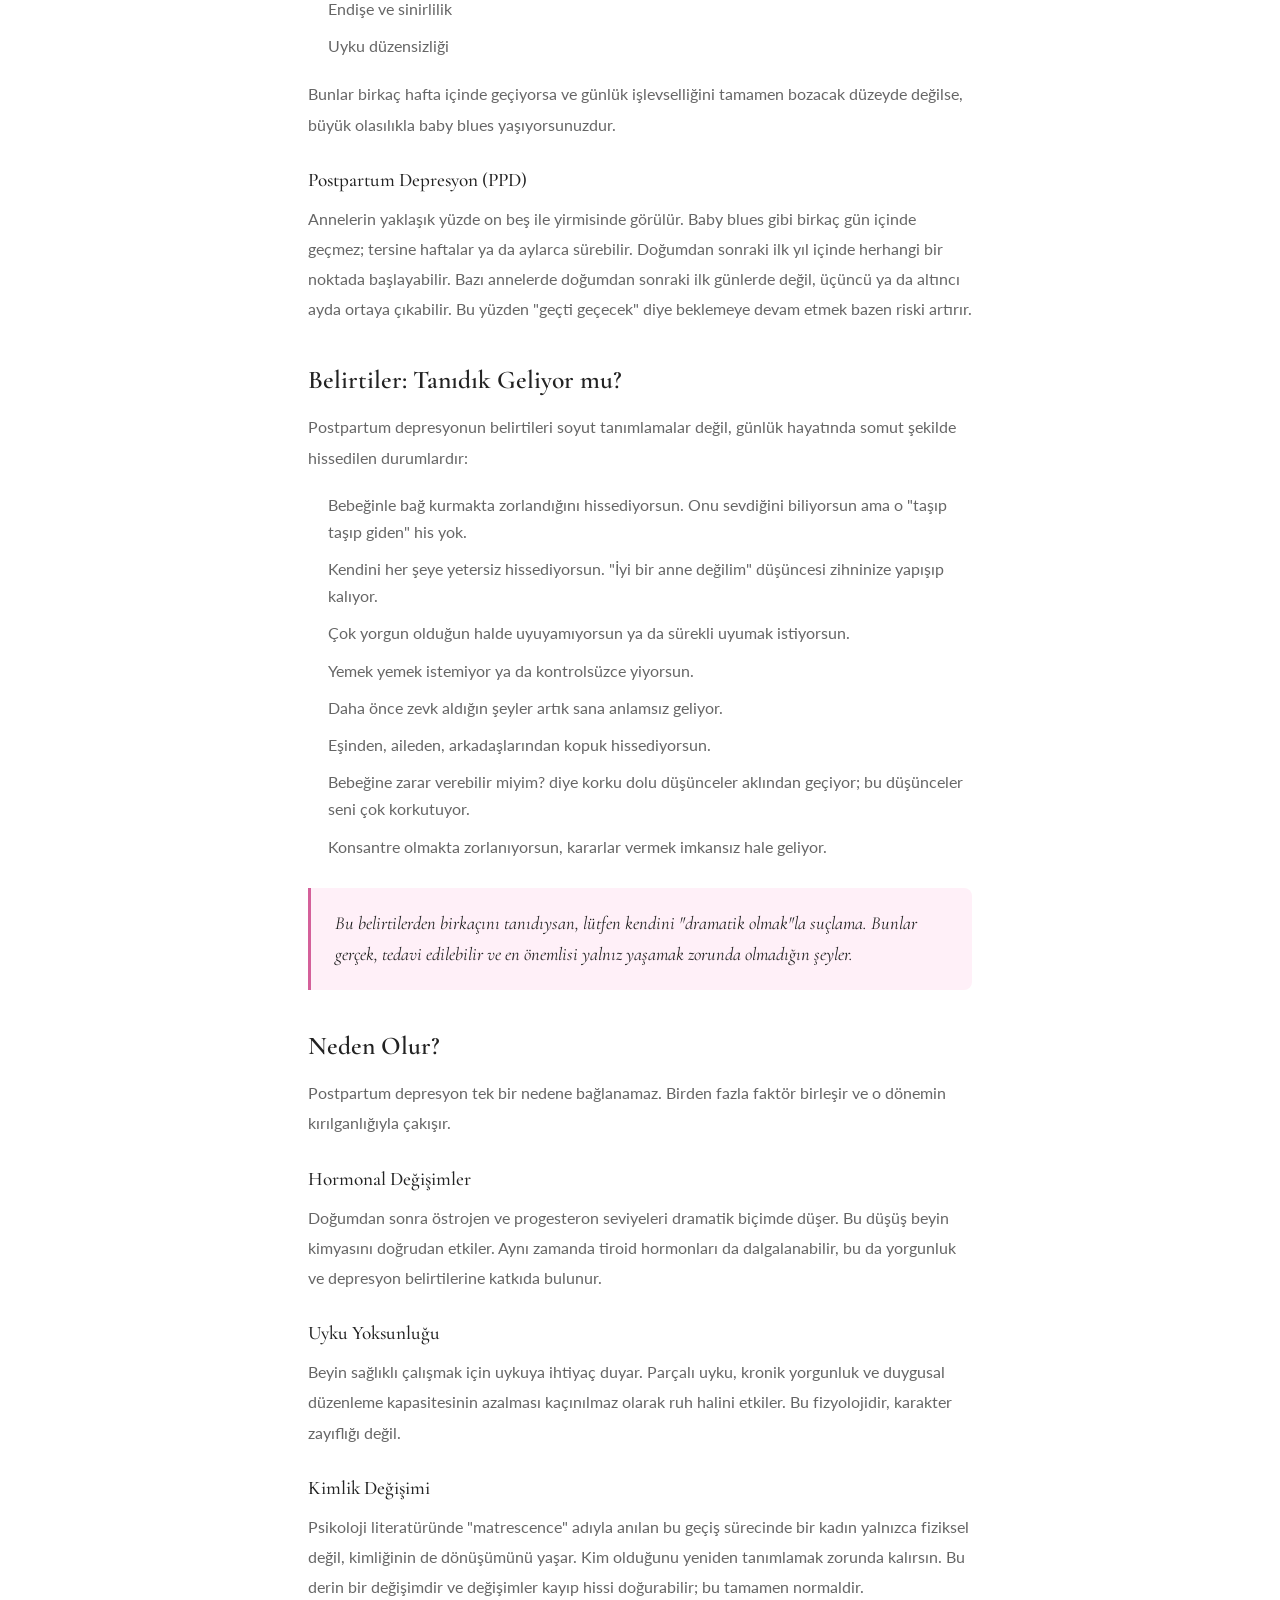
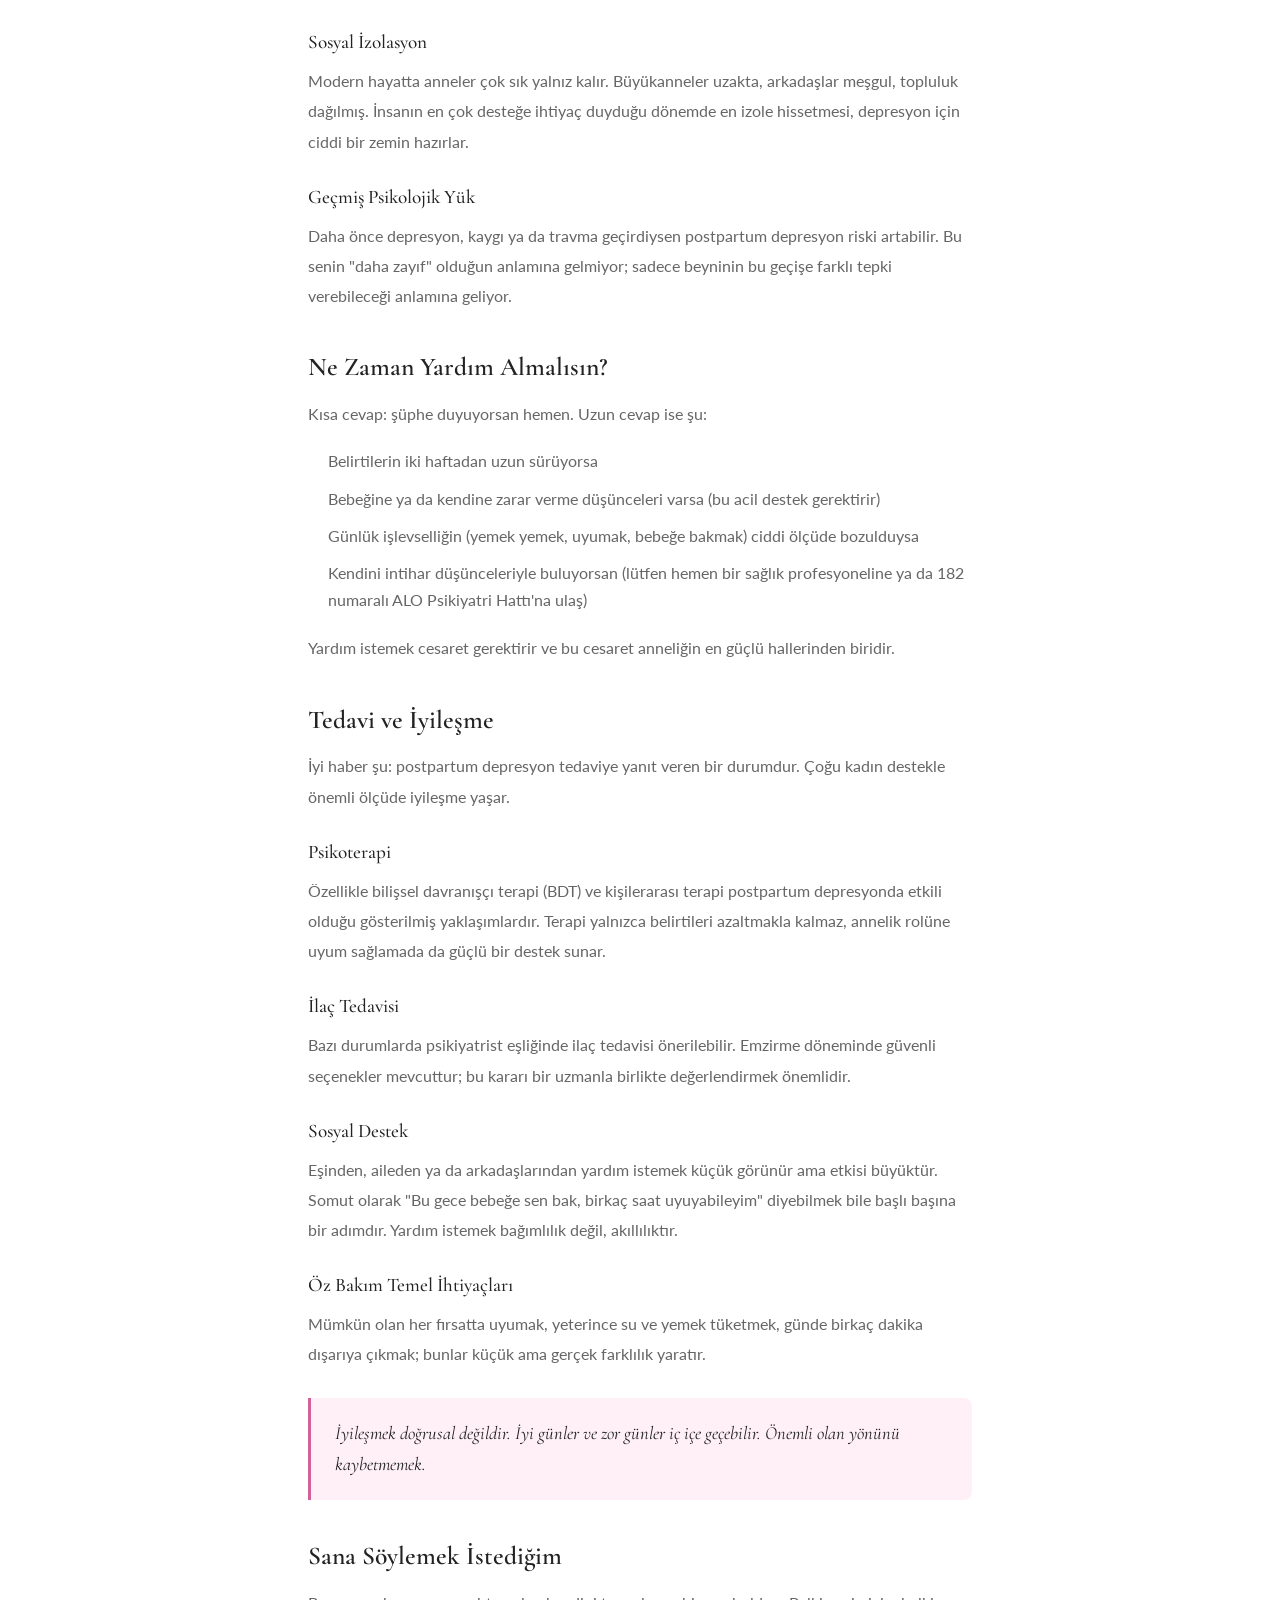
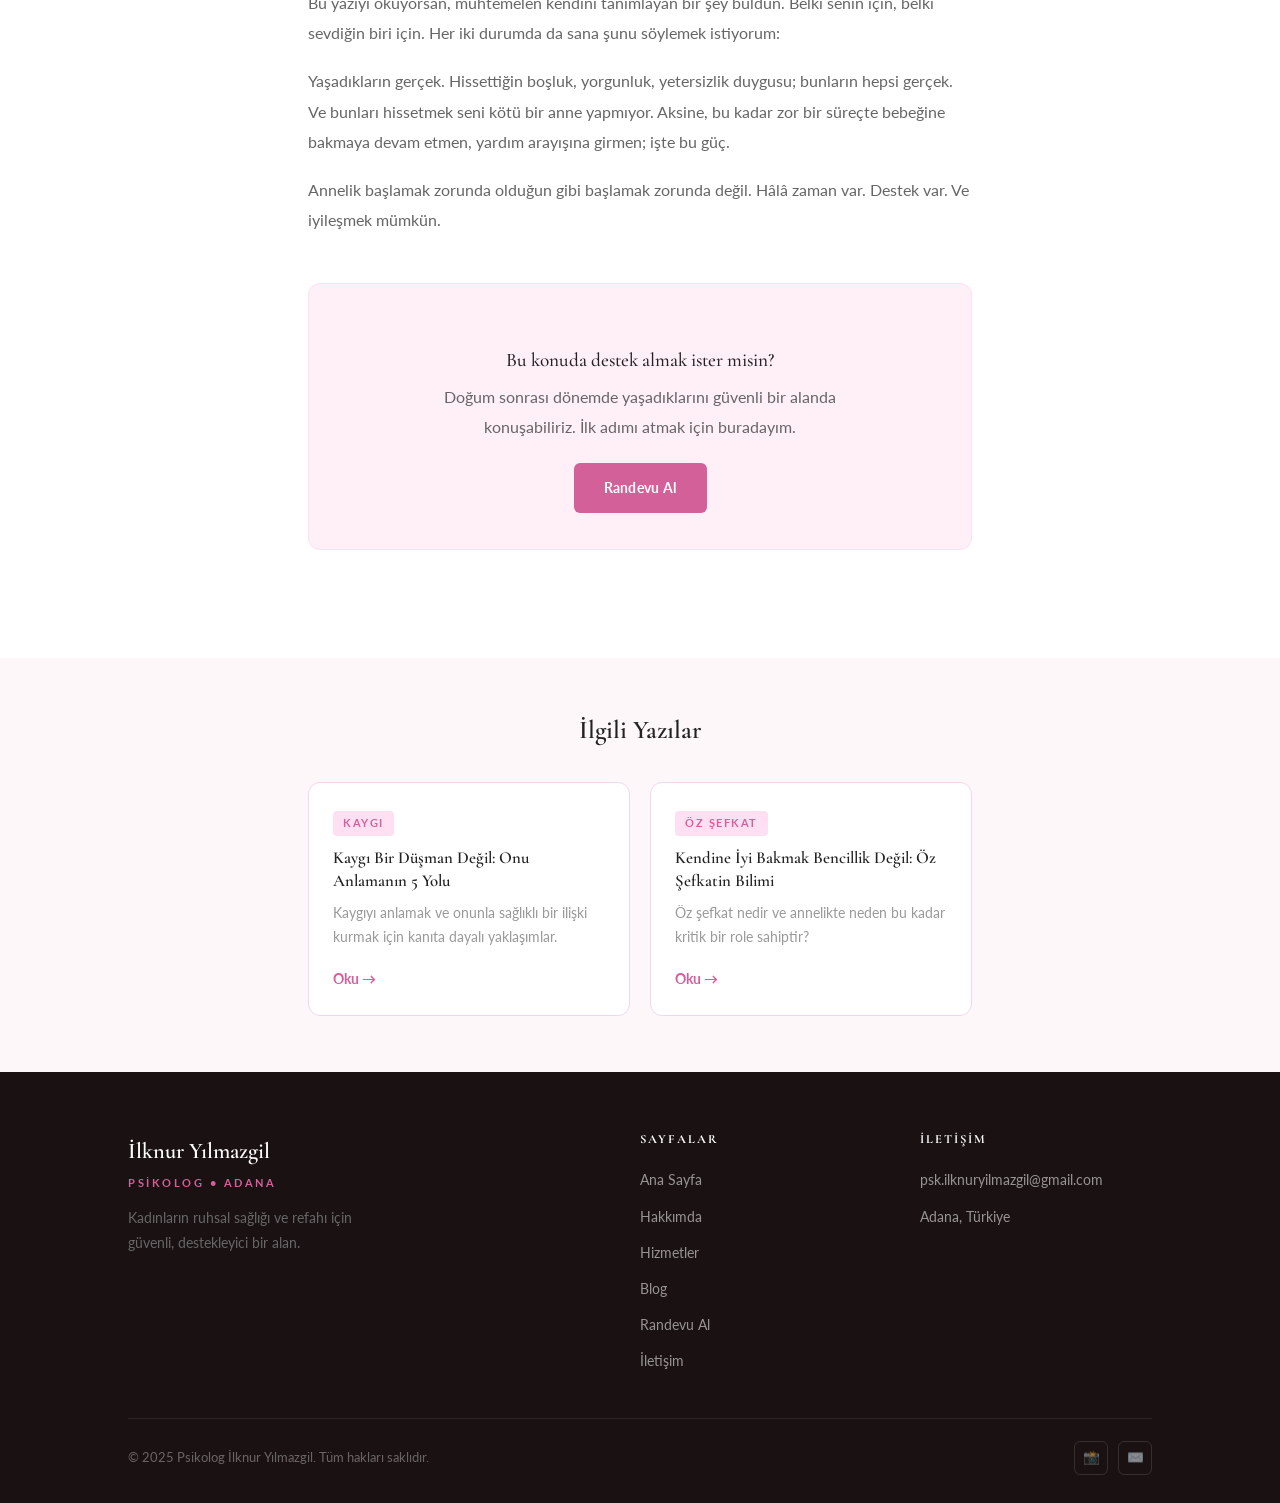
<file: blog/dogum-sonrasi-depresyon.html>
<!DOCTYPE html>
<html lang="tr">
<head>
  <meta charset="UTF-8" />
  <meta name="viewport" content="width=device-width, initial-scale=1.0" />
  <title>Doğum Sonrası Depresyon: 'Neden Mutlu Değilim?' Diye Sormayı Bırak | İlknur Yılmazgil</title>
  <meta name="description" content="Doğum sonrası depresyon nedir, belirtileri nelerdir ve ne zaman yardım almalısınız? Psikolog İlknur Yılmazgil anlatıyor." />
  <meta name="robots" content="index, follow" />
  <link rel="canonical" href="https://pskilknuryilmazgil.com/blog/dogum-sonrasi-depresyon.html" />
  <!-- Open Graph -->
  <meta property="og:type" content="article" />
  <meta property="og:locale" content="tr_TR" />
  <meta property="og:site_name" content="Psikolog İlknur Yılmazgil" />
  <meta property="og:title" content="Doğum Sonrası Depresyon: 'Neden Mutlu Değilim?' Diye Sormayı Bırak" />
  <meta property="og:description" content="Doğum sonrası depresyon nedir, belirtileri nelerdir ve ne zaman yardım almalısınız? Psikolog İlknur Yılmazgil anlatıyor." />
  <meta property="og:url" content="https://pskilknuryilmazgil.com/blog/dogum-sonrasi-depresyon.html" />
  <!-- Twitter Card -->
  <meta name="twitter:card" content="summary" />
  <meta name="twitter:title" content="Doğum Sonrası Depresyon: 'Neden Mutlu Değilim?' Diye Sormayı Bırak" />
  <meta name="twitter:description" content="Doğum sonrası depresyon nedir, belirtileri nelerdir ve ne zaman yardım almalısınız?" />
  <!-- JSON-LD Article Schema -->
  <script type="application/ld+json">
  {
    "@context": "https://schema.org",
    "@type": "BlogPosting",
    "headline": "Doğum Sonrası Depresyon: 'Neden Mutlu Değilim?' Diye Sormayı Bırak",
    "description": "Doğum sonrası depresyon nedir, belirtileri nelerdir ve ne zaman yardım almalısınız?",
    "author": {
      "@type": "Person",
      "name": "İlknur Yılmazgil",
      "jobTitle": "Psikolog"
    },
    "publisher": {
      "@type": "Organization",
      "name": "Psikolog İlknur Yılmazgil"
    },
    "datePublished": "2025-03-10",
    "dateModified": "2025-03-10",
    "url": "https://pskilknuryilmazgil.com/blog/dogum-sonrasi-depresyon.html",
    "inLanguage": "tr"
  }
  </script>
  <link rel="preconnect" href="https://fonts.googleapis.com" />
  <link rel="preconnect" href="https://fonts.gstatic.com" crossorigin />
  <link href="https://fonts.googleapis.com/css2?family=Cormorant+Garamond:wght@400;500;600;700&family=Lato:wght@300;400;700&display=swap" rel="stylesheet" />
  <link rel="stylesheet" href="../css/style.css" />
  <style>
    .article-hero { padding: 140px 0 60px; background: var(--cream); border-bottom: 1px solid var(--border); }
    .article-meta { display: flex; align-items: center; gap: 16px; margin-bottom: 24px; flex-wrap: wrap; }
    .article-meta .cat { background: var(--rose-light); color: var(--rose-dark); font-size: 0.72rem; font-weight: 700; letter-spacing: 1.5px; text-transform: uppercase; padding: 4px 12px; border-radius: 4px; }
    .article-meta .date, .article-meta .read-time { font-size: 0.82rem; color: var(--text-muted); }
    .article-hero h1 { max-width: 720px; margin-bottom: 20px; }
    .article-hero .excerpt { max-width: 620px; font-size: 1.1rem; color: var(--text-light); line-height: 1.8; }
    .article-body { max-width: 720px; margin: 0 auto; padding: 60px 28px; }
    .article-body h2 { font-size: 1.6rem; margin: 40px 0 16px; color: var(--text); }
    .article-body h3 { font-size: 1.2rem; margin: 28px 0 12px; color: var(--text); }
    .article-body p { margin-bottom: 18px; color: var(--text-light); line-height: 1.85; font-size: 1.02rem; }
    .article-body ul, .article-body ol { margin: 0 0 20px 20px; }
    .article-body li { margin-bottom: 10px; color: var(--text-light); line-height: 1.7; font-size: 1rem; }
    .blockquote { background: var(--rose-bg); border-left: 3px solid var(--rose-dark); padding: 20px 24px; border-radius: 0 8px 8px 0; margin: 28px 0; font-family: 'Cormorant Garamond', serif; font-size: 1.15rem; color: var(--text); font-style: italic; line-height: 1.7; }
    .article-cta { background: var(--rose-bg); border: 1px solid var(--rose-light); border-radius: 12px; padding: 36px; text-align: center; margin: 48px 0; }
    .article-cta h3 { margin-bottom: 10px; }
    .article-cta p { margin-bottom: 20px; max-width: 440px; margin-left: auto; margin-right: auto; }
    .related-posts { background: var(--cream); padding: 56px 0; }
    .related-grid { display: grid; grid-template-columns: repeat(2, 1fr); gap: 20px; max-width: 720px; margin: 0 auto; padding: 0 28px; }
    .related-card { background: var(--white); border-radius: var(--radius); padding: 24px; border: 1px solid var(--border); transition: var(--transition); }
    .related-card:hover { transform: translateY(-3px); box-shadow: 0 8px 24px var(--shadow); }
    .related-card .cat { background: var(--rose-light); color: var(--rose-dark); font-size: 0.68rem; font-weight: 700; letter-spacing: 1.5px; text-transform: uppercase; padding: 3px 10px; border-radius: 4px; display: inline-block; margin-bottom: 10px; }
    .related-card h4 { font-size: 1.05rem; margin-bottom: 8px; line-height: 1.4; }
    .related-card a { color: var(--rose-dark); font-size: 0.85rem; font-weight: 700; }
    @media (max-width: 640px) { .related-grid { grid-template-columns: 1fr; } }
  </style>
</head>
<body>

  <!-- NAVBAR -->
  <nav class="navbar">
    <div class="container">
      <div class="nav-inner">
        <a href="../index.html" class="nav-logo">
          <span class="name">İlknur Yılmazgil</span>
          <span class="title">Psikolog • Adana</span>
        </a>
        <div class="nav-links">
          <a href="../index.html">Ana Sayfa</a>
          <a href="../hakkimda.html">Hakkımda</a>
          <a href="../hizmetler.html">Hizmetler</a>
          <a href="../blog.html" class="active">Blog</a>
          <a href="../iletisim.html">İletişim</a>
        </div>
        <div class="nav-right">
          <div class="lang-toggle">
            <button data-lang="tr" class="active">TR</button>
            <button data-lang="en">EN</button>
          </div>
          <a href="../randevu.html" class="btn btn-primary" style="padding: 10px 22px; font-size: 0.85rem;">Randevu Al</a>
          <button class="hamburger" aria-label="Menu">
            <span></span><span></span><span></span>
          </button>
        </div>
      </div>
    </div>
  </nav>

  <!-- ARTICLE HERO -->
  <section class="article-hero">
    <div class="container">
      <div class="article-meta">
        <span class="cat">Annelik</span>
        <span class="date">10 Mart 2025</span>
        <span class="read-time">7 dk okuma</span>
      </div>
      <h1>Doğum Sonrası Depresyon: "Neden Mutlu Değilim?" Diye Sormayı Bırak</h1>
      <p class="excerpt">Bebeğini kollarına aldığın o an mutlulukla dolup taşman gerektiğini söylüyorlar. Peki ya hissettiğin sevinç değil de boşluk, korku, hatta bazen hiçlik ise? Sana bir şey söyleyeyim: bu, senin hatan değil.</p>
    </div>
  </section>

  <!-- ARTICLE BODY -->
  <article class="article-body">

    <h2>Toplumun Annelikten Beklentisi ve Gerçek</h2>

    <p>Sosyal medyada gördüğün o fotoğraflar var ya: bembeyaz çarşaflar, minik patikler, annenin yorgunluğuna rağmen ışıldayan gülümsemesi. Doğum sonrası annelik böyle resmedilir. Saf, eksiksiz, mucizevi bir mutluluk. Aile ziyaretlerinde "Çok mutlu olmalısın, ne kadar şanslısın!" cümleleri etrafında döner. Ve sen içten içe kendinle konuşursun: "Neden ben böyle hissetmiyorum?"</p>

    <p>Belki bebeğini seviyorsun ama kendini kaybetmiş gibi hissediyorsun. Belki ağladığında neden ağladığını bile bilmiyorsun. Belki o kadar yorgunsun ki bir dahaki nefesini almak bile çaba gerektiriyor. Ve en ağırı, belki bu duyguları kimseye söyleyemiyorsun çünkü "şikayet eden anne" olmaktan korkuyorsun.</p>

    <p>Bu yazıyı tam da bu an için yazdım.</p>

    <div class="blockquote">
      Doğum sonrası dönemde yaşananlar senin zayıflığının değil, beyninin ve bedeninin geçirdiği olağanüstü bir değişimin işaretidir.
    </div>

    <h2>Doğum Sonrası Blues mu, Postpartum Depresyon mu?</h2>

    <p>Önce bir ayrımı netleştirelim çünkü bu ikisi sıkça karıştırılır ve yanlış anlaşıldığında gereksiz suçluluk ya da gereksiz küçümseme yaratır.</p>

    <h3>Doğum Sonrası Blues (Baby Blues)</h3>
    <p>Annelerin yaklaşık yüzde sekseninde görülür. Doğumdan sonraki ilk birkaç gün içinde başlar, genellikle iki haftaya kadar kendi kendine geçer. Nedeni büyük ölçüde hormonal: doğumla birlikte östrojen ve progesteron seviyeleri aniden düşer. Bu düşüş ruh halini doğrudan etkiler.</p>

    <ul>
      <li>Sebepsiz ağlama krizleri</li>
      <li>Ani hüzün dalgaları</li>
      <li>Endişe ve sinirlilik</li>
      <li>Uyku düzensizliği</li>
    </ul>

    <p>Bunlar birkaç hafta içinde geçiyorsa ve günlük işlevselliğini tamamen bozacak düzeyde değilse, büyük olasılıkla baby blues yaşıyorsunuzdur.</p>

    <h3>Postpartum Depresyon (PPD)</h3>
    <p>Annelerin yaklaşık yüzde on beş ile yirmisinde görülür. Baby blues gibi birkaç gün içinde geçmez; tersine haftalar ya da aylarca sürebilir. Doğumdan sonraki ilk yıl içinde herhangi bir noktada başlayabilir. Bazı annelerde doğumdan sonraki ilk günlerde değil, üçüncü ya da altıncı ayda ortaya çıkabilir. Bu yüzden "geçti geçecek" diye beklemeye devam etmek bazen riski artırır.</p>

    <h2>Belirtiler: Tanıdık Geliyor mu?</h2>

    <p>Postpartum depresyonun belirtileri soyut tanımlamalar değil, günlük hayatında somut şekilde hissedilen durumlardır:</p>

    <ul>
      <li>Bebeğinle bağ kurmakta zorlandığını hissediyorsun. Onu sevdiğini biliyorsun ama o "taşıp taşıp giden" his yok.</li>
      <li>Kendini her şeye yetersiz hissediyorsun. "İyi bir anne değilim" düşüncesi zihninize yapışıp kalıyor.</li>
      <li>Çok yorgun olduğun halde uyuyamıyorsun ya da sürekli uyumak istiyorsun.</li>
      <li>Yemek yemek istemiyor ya da kontrolsüzce yiyorsun.</li>
      <li>Daha önce zevk aldığın şeyler artık sana anlamsız geliyor.</li>
      <li>Eşinden, aileden, arkadaşlarından kopuk hissediyorsun.</li>
      <li>Bebeğine zarar verebilir miyim? diye korku dolu düşünceler aklından geçiyor; bu düşünceler seni çok korkutuyor.</li>
      <li>Konsantre olmakta zorlanıyorsun, kararlar vermek imkansız hale geliyor.</li>
    </ul>

    <div class="blockquote">
      Bu belirtilerden birkaçını tanıdıysan, lütfen kendini "dramatik olmak"la suçlama. Bunlar gerçek, tedavi edilebilir ve en önemlisi yalnız yaşamak zorunda olmadığın şeyler.
    </div>

    <h2>Neden Olur?</h2>

    <p>Postpartum depresyon tek bir nedene bağlanamaz. Birden fazla faktör birleşir ve o dönemin kırılganlığıyla çakışır.</p>

    <h3>Hormonal Değişimler</h3>
    <p>Doğumdan sonra östrojen ve progesteron seviyeleri dramatik biçimde düşer. Bu düşüş beyin kimyasını doğrudan etkiler. Aynı zamanda tiroid hormonları da dalgalanabilir, bu da yorgunluk ve depresyon belirtilerine katkıda bulunur.</p>

    <h3>Uyku Yoksunluğu</h3>
    <p>Beyin sağlıklı çalışmak için uykuya ihtiyaç duyar. Parçalı uyku, kronik yorgunluk ve duygusal düzenleme kapasitesinin azalması kaçınılmaz olarak ruh halini etkiler. Bu fizyolojidir, karakter zayıflığı değil.</p>

    <h3>Kimlik Değişimi</h3>
    <p>Psikoloji literatüründe "matrescence" adıyla anılan bu geçiş sürecinde bir kadın yalnızca fiziksel değil, kimliğinin de dönüşümünü yaşar. Kim olduğunu yeniden tanımlamak zorunda kalırsın. Bu derin bir değişimdir ve değişimler kayıp hissi doğurabilir; bu tamamen normaldir.</p>

    <h3>Sosyal İzolasyon</h3>
    <p>Modern hayatta anneler çok sık yalnız kalır. Büyükanneler uzakta, arkadaşlar meşgul, topluluk dağılmış. İnsanın en çok desteğe ihtiyaç duyduğu dönemde en izole hissetmesi, depresyon için ciddi bir zemin hazırlar.</p>

    <h3>Geçmiş Psikolojik Yük</h3>
    <p>Daha önce depresyon, kaygı ya da travma geçirdiysen postpartum depresyon riski artabilir. Bu senin "daha zayıf" olduğun anlamına gelmiyor; sadece beyninin bu geçişe farklı tepki verebileceği anlamına geliyor.</p>

    <h2>Ne Zaman Yardım Almalısın?</h2>

    <p>Kısa cevap: şüphe duyuyorsan hemen. Uzun cevap ise şu:</p>

    <ul>
      <li>Belirtilerin iki haftadan uzun sürüyorsa</li>
      <li>Bebeğine ya da kendine zarar verme düşünceleri varsa (bu acil destek gerektirir)</li>
      <li>Günlük işlevselliğin (yemek yemek, uyumak, bebeğe bakmak) ciddi ölçüde bozulduysa</li>
      <li>Kendini intihar düşünceleriyle buluyorsan (lütfen hemen bir sağlık profesyoneline ya da 182 numaralı ALO Psikiyatri Hattı'na ulaş)</li>
    </ul>

    <p>Yardım istemek cesaret gerektirir ve bu cesaret anneliğin en güçlü hallerinden biridir.</p>

    <h2>Tedavi ve İyileşme</h2>

    <p>İyi haber şu: postpartum depresyon tedaviye yanıt veren bir durumdur. Çoğu kadın destekle önemli ölçüde iyileşme yaşar.</p>

    <h3>Psikoterapi</h3>
    <p>Özellikle bilişsel davranışçı terapi (BDT) ve kişilerarası terapi postpartum depresyonda etkili olduğu gösterilmiş yaklaşımlardır. Terapi yalnızca belirtileri azaltmakla kalmaz, annelik rolüne uyum sağlamada da güçlü bir destek sunar.</p>

    <h3>İlaç Tedavisi</h3>
    <p>Bazı durumlarda psikiyatrist eşliğinde ilaç tedavisi önerilebilir. Emzirme döneminde güvenli seçenekler mevcuttur; bu kararı bir uzmanla birlikte değerlendirmek önemlidir.</p>

    <h3>Sosyal Destek</h3>
    <p>Eşinden, aileden ya da arkadaşlarından yardım istemek küçük görünür ama etkisi büyüktür. Somut olarak "Bu gece bebeğe sen bak, birkaç saat uyuyabileyim" diyebilmek bile başlı başına bir adımdır. Yardım istemek bağımlılık değil, akıllılıktır.</p>

    <h3>Öz Bakım Temel İhtiyaçları</h3>
    <p>Mümkün olan her fırsatta uyumak, yeterince su ve yemek tüketmek, günde birkaç dakika dışarıya çıkmak; bunlar küçük ama gerçek farklılık yaratır.</p>

    <div class="blockquote">
      İyileşmek doğrusal değildir. İyi günler ve zor günler iç içe geçebilir. Önemli olan yönünü kaybetmemek.
    </div>

    <h2>Sana Söylemek İstediğim</h2>

    <p>Bu yazıyı okuyorsan, muhtemelen kendini tanımlayan bir şey buldun. Belki senin için, belki sevdiğin biri için. Her iki durumda da sana şunu söylemek istiyorum:</p>

    <p>Yaşadıkların gerçek. Hissettiğin boşluk, yorgunluk, yetersizlik duygusu; bunların hepsi gerçek. Ve bunları hissetmek seni kötü bir anne yapmıyor. Aksine, bu kadar zor bir süreçte bebeğine bakmaya devam etmen, yardım arayışına girmen; işte bu güç.</p>

    <p>Annelik başlamak zorunda olduğun gibi başlamak zorunda değil. Hâlâ zaman var. Destek var. Ve iyileşmek mümkün.</p>

    <!-- CTA -->
    <div class="article-cta">
      <h3>Bu konuda destek almak ister misin?</h3>
      <p>Doğum sonrası dönemde yaşadıklarını güvenli bir alanda konuşabiliriz. İlk adımı atmak için buradayım.</p>
      <a href="../randevu.html" class="btn btn-primary">Randevu Al</a>
    </div>

  </article>

  <!-- RELATED POSTS -->
  <section class="related-posts">
    <div class="container">
      <div style="text-align:center; margin-bottom: 36px;">
        <h2 style="font-size: 1.6rem;">İlgili Yazılar</h2>
      </div>
      <div class="related-grid">
        <div class="related-card">
          <span class="cat">Kaygı</span>
          <h4>Kaygı Bir Düşman Değil: Onu Anlamanın 5 Yolu</h4>
          <p style="font-size: 0.9rem; color: var(--text-muted); margin-bottom: 14px;">Kaygıyı anlamak ve onunla sağlıklı bir ilişki kurmak için kanıta dayalı yaklaşımlar.</p>
          <a href="kaygiyla-bas-etme.html">Oku &rarr;</a>
        </div>
        <div class="related-card">
          <span class="cat">Öz Şefkat</span>
          <h4>Kendine İyi Bakmak Bencillik Değil: Öz Şefkatin Bilimi</h4>
          <p style="font-size: 0.9rem; color: var(--text-muted); margin-bottom: 14px;">Öz şefkat nedir ve annelikte neden bu kadar kritik bir role sahiptir?</p>
          <a href="oz-sefkat.html">Oku &rarr;</a>
        </div>
      </div>
    </div>
  </section>

  <!-- FOOTER -->
  <footer>
    <div class="container">
      <div class="footer-inner">
        <div class="footer-brand">
          <div class="name">İlknur Yılmazgil</div>
          <div class="title">Psikolog • Adana</div>
          <p>Kadınların ruhsal sağlığı ve refahı için güvenli, destekleyici bir alan.</p>
        </div>
        <div class="footer-col">
          <h4>Sayfalar</h4>
          <ul>
            <li><a href="../index.html">Ana Sayfa</a></li>
            <li><a href="../hakkimda.html">Hakkımda</a></li>
            <li><a href="../hizmetler.html">Hizmetler</a></li>
            <li><a href="../blog.html">Blog</a></li>
            <li><a href="../randevu.html">Randevu Al</a></li>
            <li><a href="../iletisim.html">İletişim</a></li>
          </ul>
        </div>
        <div class="footer-col">
          <h4>İletişim</h4>
          <ul>
            <li><a href="mailto:psk.ilknuryilmazgil@gmail.com">psk.ilknuryilmazgil@gmail.com</a></li>
            <li><a href="#">Adana, Türkiye</a></li>
          </ul>
        </div>
      </div>
      <div class="footer-bottom">
        <span>&copy; 2025 Psikolog İlknur Yılmazgil. Tüm hakları saklıdır.</span>
        <div class="social-links">
          <a href="#" class="social-link" aria-label="Instagram">📸</a>
          <a href="mailto:psk.ilknuryilmazgil@gmail.com" class="social-link" aria-label="Email">✉️</a>
        </div>
      </div>
    </div>
  </footer>

  <script src="../js/main.js"></script>
</body>
</html>
</file>
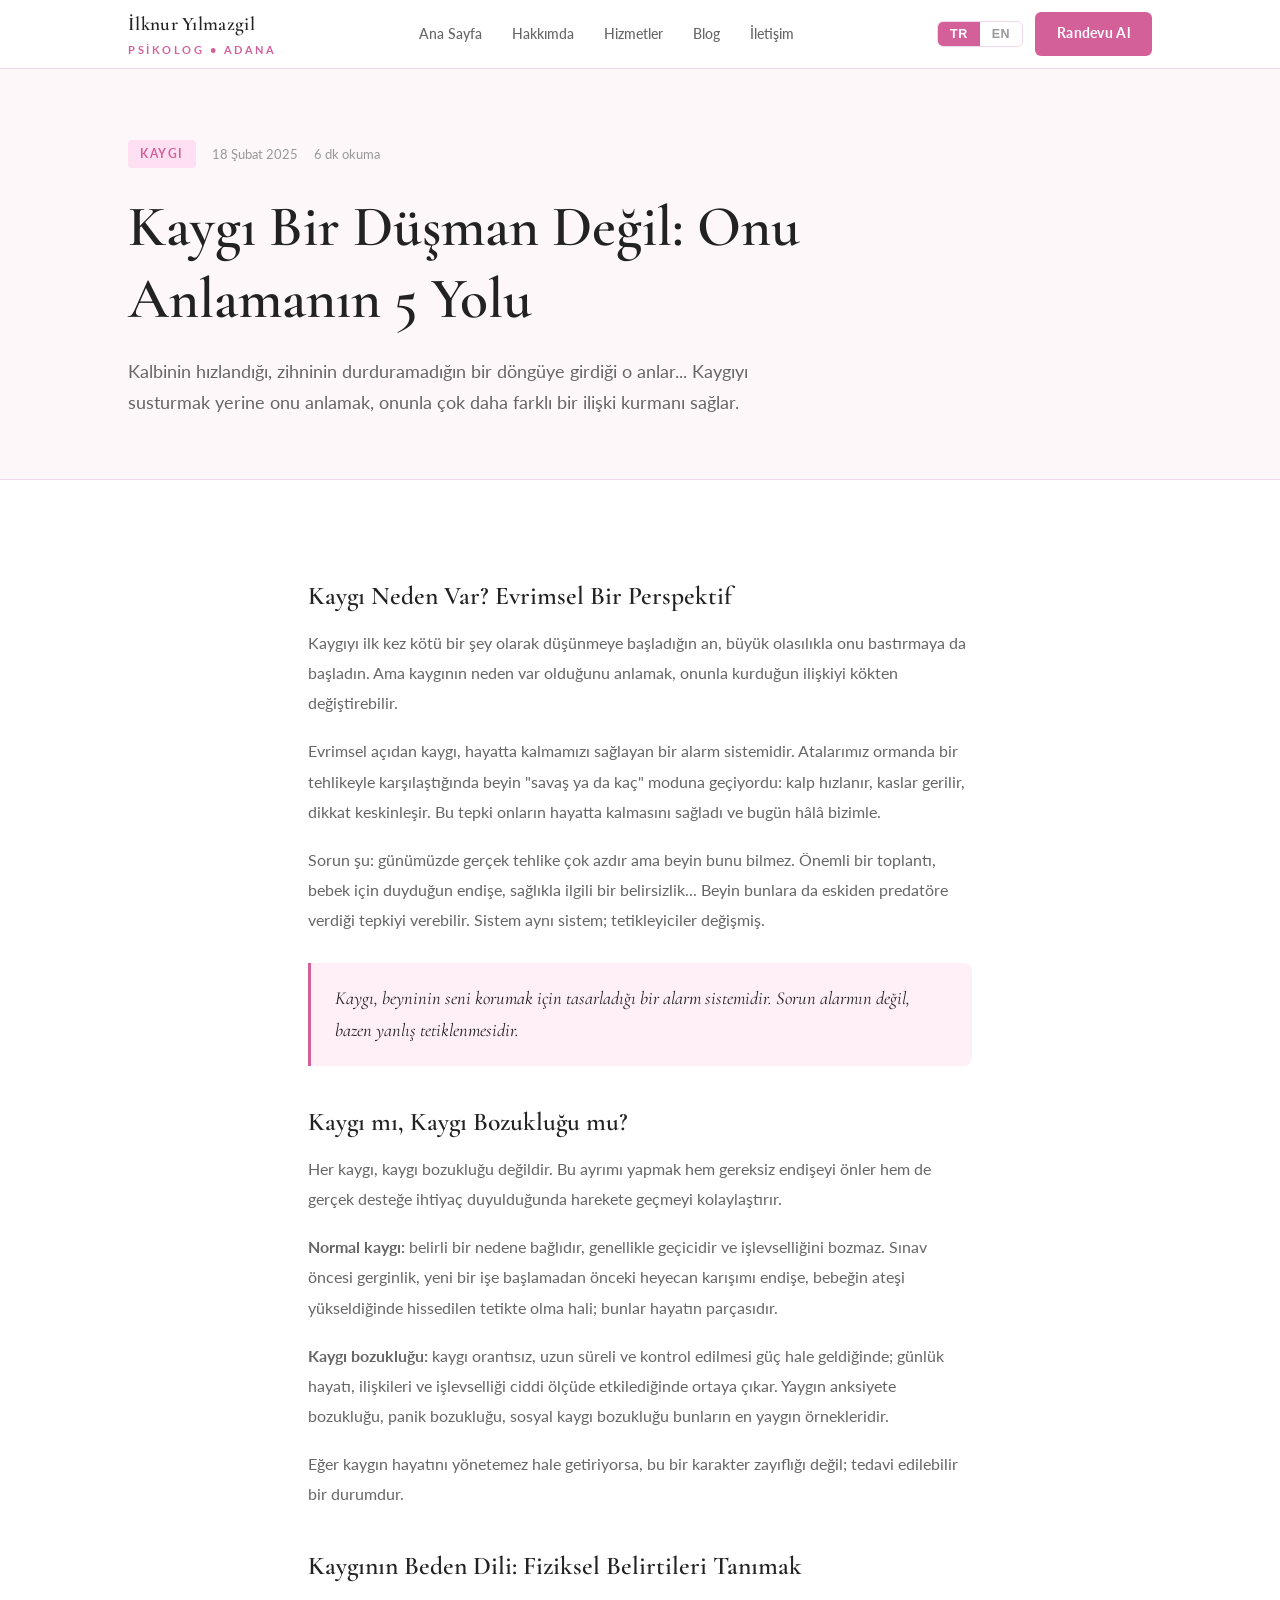
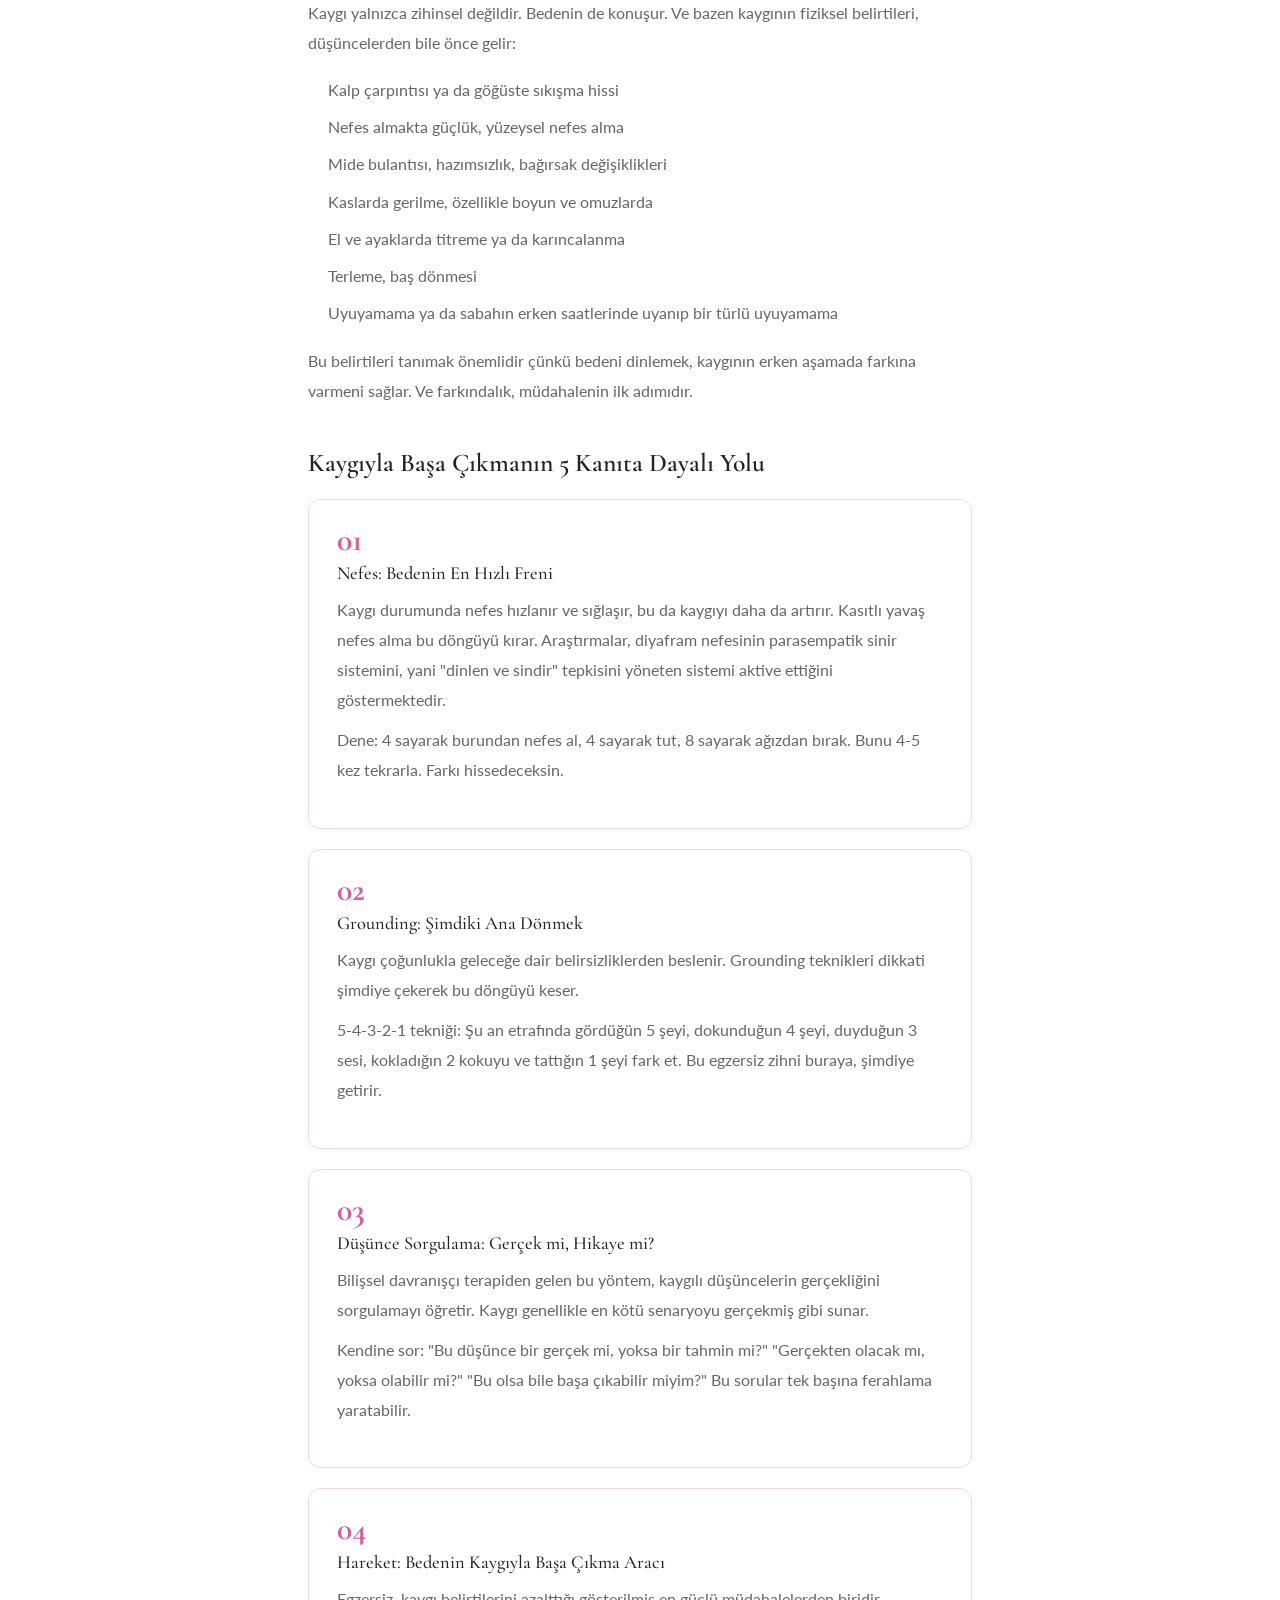
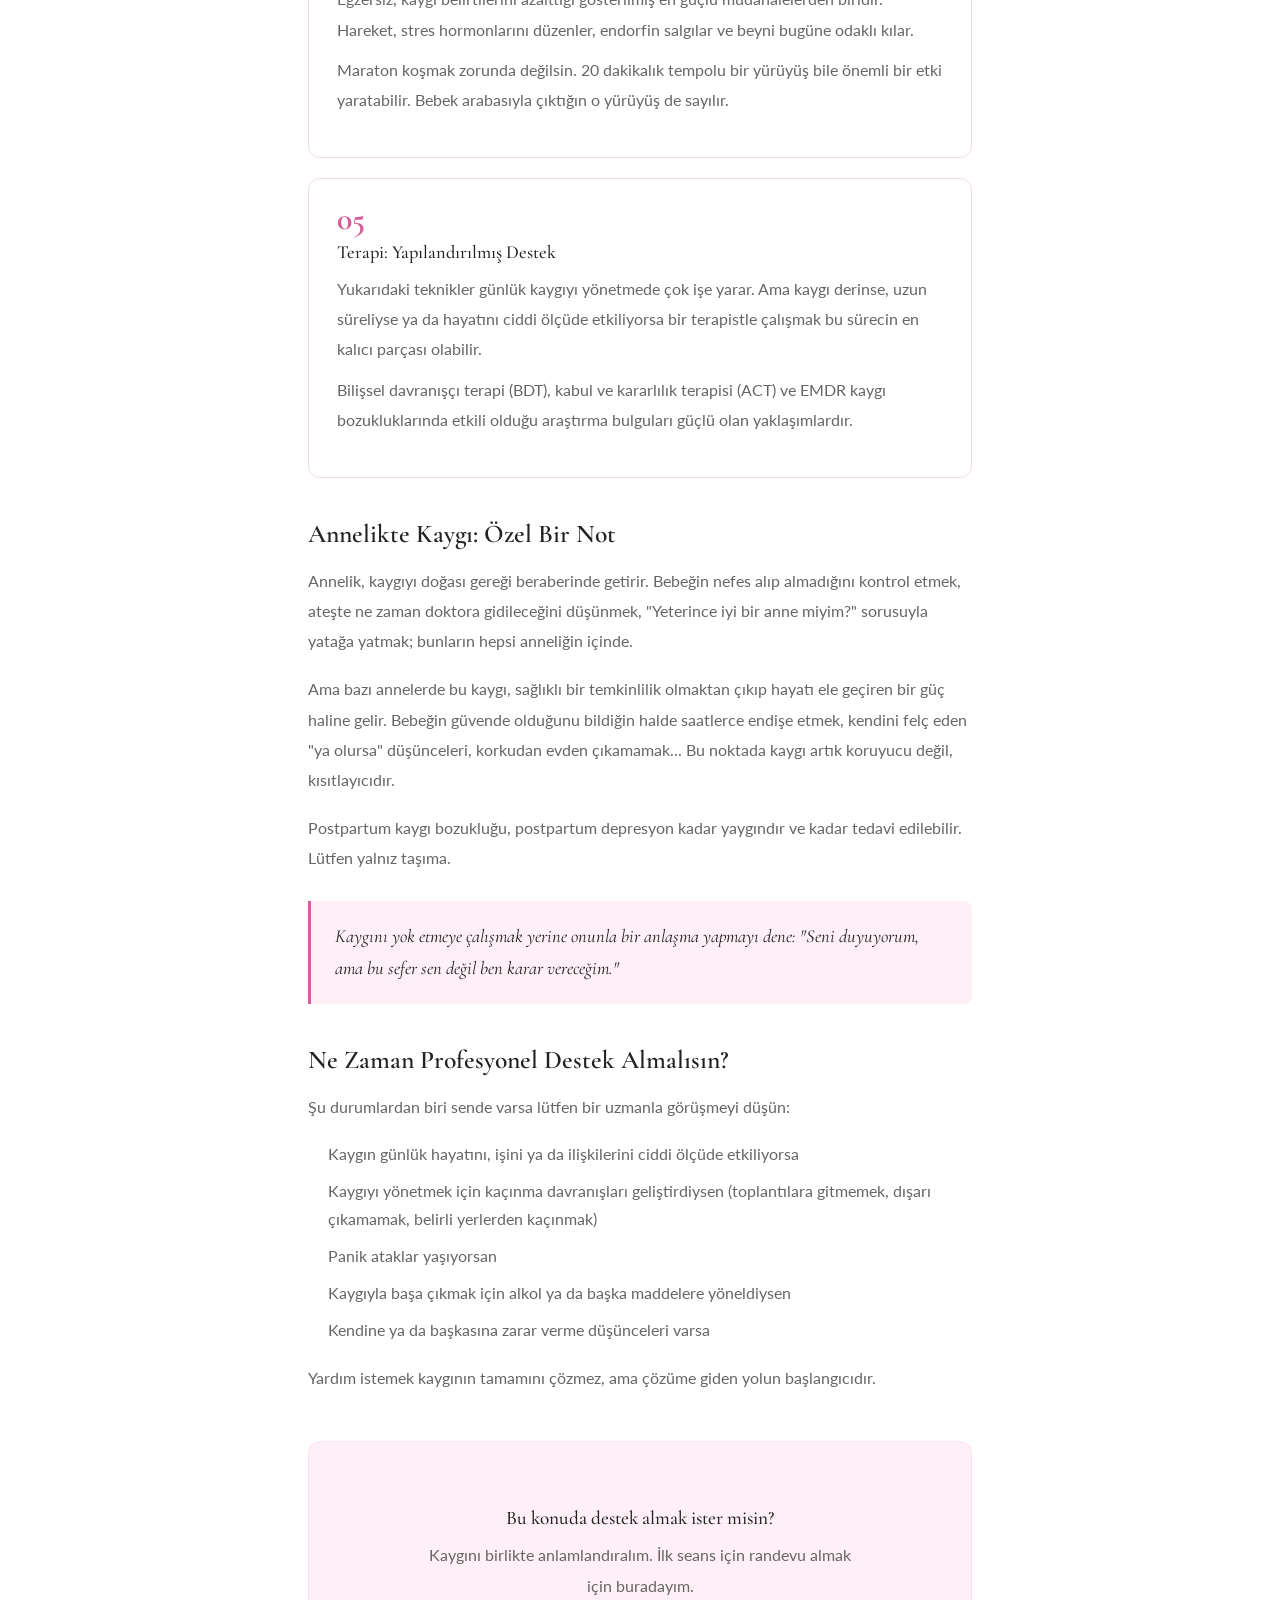
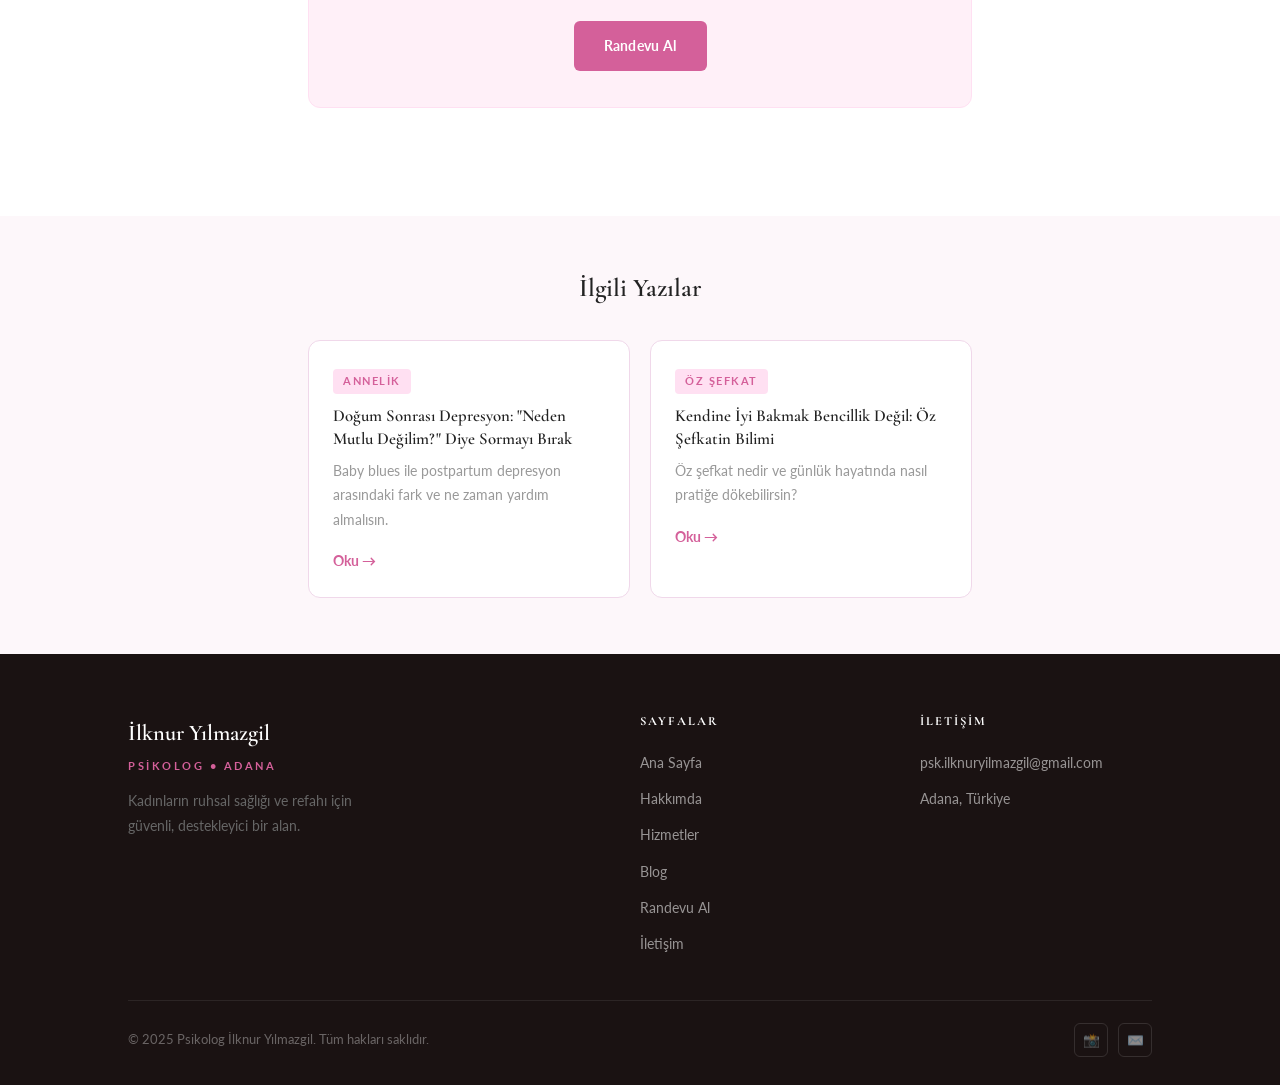
<file: blog/kaygiyla-bas-etme.html>
<!DOCTYPE html>
<html lang="tr">
<head>
  <meta charset="UTF-8" />
  <meta name="viewport" content="width=device-width, initial-scale=1.0" />
  <title>Kaygı Bir Düşman Değil: Onu Anlamanın 5 Yolu | İlknur Yılmazgil</title>
  <meta name="description" content="Kaygı neden var olur, kaygı ile kaygı bozukluğu arasındaki fark nedir ve kaygıyla başa çıkmanın 5 kanıta dayalı yolu. Psikolog İlknur Yılmazgil." />
  <meta name="robots" content="index, follow" />
  <link rel="canonical" href="https://pskilknuryilmazgil.com/blog/kaygiyla-bas-etme.html" />
  <!-- Open Graph -->
  <meta property="og:type" content="article" />
  <meta property="og:locale" content="tr_TR" />
  <meta property="og:site_name" content="Psikolog İlknur Yılmazgil" />
  <meta property="og:title" content="Kaygı Bir Düşman Değil: Onu Anlamanın 5 Yolu" />
  <meta property="og:description" content="Kaygı neden var olur ve onunla sağlıklı bir ilişki nasıl kurulur? Kanıta dayalı 5 yöntem." />
  <meta property="og:url" content="https://pskilknuryilmazgil.com/blog/kaygiyla-bas-etme.html" />
  <!-- Twitter Card -->
  <meta name="twitter:card" content="summary" />
  <meta name="twitter:title" content="Kaygı Bir Düşman Değil: Onu Anlamanın 5 Yolu" />
  <meta name="twitter:description" content="Kaygı neden var olur ve onunla sağlıklı bir ilişki nasıl kurulur?" />
  <!-- JSON-LD Article Schema -->
  <script type="application/ld+json">
  {
    "@context": "https://schema.org",
    "@type": "BlogPosting",
    "headline": "Kaygı Bir Düşman Değil: Onu Anlamanın 5 Yolu",
    "description": "Kaygı neden var olur, kaygı ile kaygı bozukluğu arasındaki fark nedir ve kaygıyla başa çıkmanın 5 kanıta dayalı yolu.",
    "author": {
      "@type": "Person",
      "name": "İlknur Yılmazgil",
      "jobTitle": "Psikolog"
    },
    "publisher": {
      "@type": "Organization",
      "name": "Psikolog İlknur Yılmazgil"
    },
    "datePublished": "2025-02-18",
    "dateModified": "2025-02-18",
    "url": "https://pskilknuryilmazgil.com/blog/kaygiyla-bas-etme.html",
    "inLanguage": "tr"
  }
  </script>
  <link rel="preconnect" href="https://fonts.googleapis.com" />
  <link rel="preconnect" href="https://fonts.gstatic.com" crossorigin />
  <link href="https://fonts.googleapis.com/css2?family=Cormorant+Garamond:wght@400;500;600;700&family=Lato:wght@300;400;700&display=swap" rel="stylesheet" />
  <link rel="stylesheet" href="../css/style.css" />
  <style>
    .article-hero { padding: 140px 0 60px; background: var(--cream); border-bottom: 1px solid var(--border); }
    .article-meta { display: flex; align-items: center; gap: 16px; margin-bottom: 24px; flex-wrap: wrap; }
    .article-meta .cat { background: var(--rose-light); color: var(--rose-dark); font-size: 0.72rem; font-weight: 700; letter-spacing: 1.5px; text-transform: uppercase; padding: 4px 12px; border-radius: 4px; }
    .article-meta .date, .article-meta .read-time { font-size: 0.82rem; color: var(--text-muted); }
    .article-hero h1 { max-width: 720px; margin-bottom: 20px; }
    .article-hero .excerpt { max-width: 620px; font-size: 1.1rem; color: var(--text-light); line-height: 1.8; }
    .article-body { max-width: 720px; margin: 0 auto; padding: 60px 28px; }
    .article-body h2 { font-size: 1.6rem; margin: 40px 0 16px; color: var(--text); }
    .article-body h3 { font-size: 1.2rem; margin: 28px 0 12px; color: var(--text); }
    .article-body p { margin-bottom: 18px; color: var(--text-light); line-height: 1.85; font-size: 1.02rem; }
    .article-body ul, .article-body ol { margin: 0 0 20px 20px; }
    .article-body li { margin-bottom: 10px; color: var(--text-light); line-height: 1.7; font-size: 1rem; }
    .blockquote { background: var(--rose-bg); border-left: 3px solid var(--rose-dark); padding: 20px 24px; border-radius: 0 8px 8px 0; margin: 28px 0; font-family: 'Cormorant Garamond', serif; font-size: 1.15rem; color: var(--text); font-style: italic; line-height: 1.7; }
    .article-cta { background: var(--rose-bg); border: 1px solid var(--rose-light); border-radius: 12px; padding: 36px; text-align: center; margin: 48px 0; }
    .article-cta h3 { margin-bottom: 10px; }
    .article-cta p { margin-bottom: 20px; max-width: 440px; margin-left: auto; margin-right: auto; }
    .related-posts { background: var(--cream); padding: 56px 0; }
    .related-grid { display: grid; grid-template-columns: repeat(2, 1fr); gap: 20px; max-width: 720px; margin: 0 auto; padding: 0 28px; }
    .related-card { background: var(--white); border-radius: var(--radius); padding: 24px; border: 1px solid var(--border); transition: var(--transition); }
    .related-card:hover { transform: translateY(-3px); box-shadow: 0 8px 24px var(--shadow); }
    .related-card .cat { background: var(--rose-light); color: var(--rose-dark); font-size: 0.68rem; font-weight: 700; letter-spacing: 1.5px; text-transform: uppercase; padding: 3px 10px; border-radius: 4px; display: inline-block; margin-bottom: 10px; }
    .related-card h4 { font-size: 1.05rem; margin-bottom: 8px; line-height: 1.4; }
    .related-card a { color: var(--rose-dark); font-size: 0.85rem; font-weight: 700; }
    .method-box { background: var(--white); border: 1px solid var(--border); border-radius: var(--radius); padding: 24px 28px; margin: 20px 0; }
    .method-box .method-num { font-family: 'Cormorant Garamond', serif; font-size: 2rem; color: var(--rose-dark); font-weight: 700; line-height: 1; margin-bottom: 6px; }
    .method-box h3 { margin: 0 0 10px; font-size: 1.15rem; }
    @media (max-width: 640px) { .related-grid { grid-template-columns: 1fr; } }
  </style>
</head>
<body>

  <!-- NAVBAR -->
  <nav class="navbar">
    <div class="container">
      <div class="nav-inner">
        <a href="../index.html" class="nav-logo">
          <span class="name">İlknur Yılmazgil</span>
          <span class="title">Psikolog • Adana</span>
        </a>
        <div class="nav-links">
          <a href="../index.html">Ana Sayfa</a>
          <a href="../hakkimda.html">Hakkımda</a>
          <a href="../hizmetler.html">Hizmetler</a>
          <a href="../blog.html" class="active">Blog</a>
          <a href="../iletisim.html">İletişim</a>
        </div>
        <div class="nav-right">
          <div class="lang-toggle">
            <button data-lang="tr" class="active">TR</button>
            <button data-lang="en">EN</button>
          </div>
          <a href="../randevu.html" class="btn btn-primary" style="padding: 10px 22px; font-size: 0.85rem;">Randevu Al</a>
          <button class="hamburger" aria-label="Menu">
            <span></span><span></span><span></span>
          </button>
        </div>
      </div>
    </div>
  </nav>

  <!-- ARTICLE HERO -->
  <section class="article-hero">
    <div class="container">
      <div class="article-meta">
        <span class="cat">Kaygı</span>
        <span class="date">18 Şubat 2025</span>
        <span class="read-time">6 dk okuma</span>
      </div>
      <h1>Kaygı Bir Düşman Değil: Onu Anlamanın 5 Yolu</h1>
      <p class="excerpt">Kalbinin hızlandığı, zihninin durduramadığın bir döngüye girdiği o anlar... Kaygıyı susturmak yerine onu anlamak, onunla çok daha farklı bir ilişki kurmanı sağlar.</p>
    </div>
  </section>

  <!-- ARTICLE BODY -->
  <article class="article-body">

    <h2>Kaygı Neden Var? Evrimsel Bir Perspektif</h2>

    <p>Kaygıyı ilk kez kötü bir şey olarak düşünmeye başladığın an, büyük olasılıkla onu bastırmaya da başladın. Ama kaygının neden var olduğunu anlamak, onunla kurduğun ilişkiyi kökten değiştirebilir.</p>

    <p>Evrimsel açıdan kaygı, hayatta kalmamızı sağlayan bir alarm sistemidir. Atalarımız ormanda bir tehlikeyle karşılaştığında beyin "savaş ya da kaç" moduna geçiyordu: kalp hızlanır, kaslar gerilir, dikkat keskinleşir. Bu tepki onların hayatta kalmasını sağladı ve bugün hâlâ bizimle.</p>

    <p>Sorun şu: günümüzde gerçek tehlike çok azdır ama beyin bunu bilmez. Önemli bir toplantı, bebek için duyduğun endişe, sağlıkla ilgili bir belirsizlik... Beyin bunlara da eskiden predatöre verdiği tepkiyi verebilir. Sistem aynı sistem; tetikleyiciler değişmiş.</p>

    <div class="blockquote">
      Kaygı, beyninin seni korumak için tasarladığı bir alarm sistemidir. Sorun alarmın değil, bazen yanlış tetiklenmesidir.
    </div>

    <h2>Kaygı mı, Kaygı Bozukluğu mu?</h2>

    <p>Her kaygı, kaygı bozukluğu değildir. Bu ayrımı yapmak hem gereksiz endişeyi önler hem de gerçek desteğe ihtiyaç duyulduğunda harekete geçmeyi kolaylaştırır.</p>

    <p><strong>Normal kaygı:</strong> belirli bir nedene bağlıdır, genellikle geçicidir ve işlevselliğini bozmaz. Sınav öncesi gerginlik, yeni bir işe başlamadan önceki heyecan karışımı endişe, bebeğin ateşi yükseldiğinde hissedilen tetikte olma hali; bunlar hayatın parçasıdır.</p>

    <p><strong>Kaygı bozukluğu:</strong> kaygı orantısız, uzun süreli ve kontrol edilmesi güç hale geldiğinde; günlük hayatı, ilişkileri ve işlevselliği ciddi ölçüde etkilediğinde ortaya çıkar. Yaygın anksiyete bozukluğu, panik bozukluğu, sosyal kaygı bozukluğu bunların en yaygın örnekleridir.</p>

    <p>Eğer kaygın hayatını yönetemez hale getiriyorsa, bu bir karakter zayıflığı değil; tedavi edilebilir bir durumdur.</p>

    <h2>Kaygının Beden Dili: Fiziksel Belirtileri Tanımak</h2>

    <p>Kaygı yalnızca zihinsel değildir. Bedenin de konuşur. Ve bazen kaygının fiziksel belirtileri, düşüncelerden bile önce gelir:</p>

    <ul>
      <li>Kalp çarpıntısı ya da göğüste sıkışma hissi</li>
      <li>Nefes almakta güçlük, yüzeysel nefes alma</li>
      <li>Mide bulantısı, hazımsızlık, bağırsak değişiklikleri</li>
      <li>Kaslarda gerilme, özellikle boyun ve omuzlarda</li>
      <li>El ve ayaklarda titreme ya da karıncalanma</li>
      <li>Terleme, baş dönmesi</li>
      <li>Uyuyamama ya da sabahın erken saatlerinde uyanıp bir türlü uyuyamama</li>
    </ul>

    <p>Bu belirtileri tanımak önemlidir çünkü bedeni dinlemek, kaygının erken aşamada farkına varmeni sağlar. Ve farkındalık, müdahalenin ilk adımıdır.</p>

    <h2>Kaygıyla Başa Çıkmanın 5 Kanıta Dayalı Yolu</h2>

    <div class="method-box">
      <div class="method-num">01</div>
      <h3>Nefes: Bedenin En Hızlı Freni</h3>
      <p style="margin-bottom: 10px; color: var(--text-light);">Kaygı durumunda nefes hızlanır ve sığlaşır, bu da kaygıyı daha da artırır. Kasıtlı yavaş nefes alma bu döngüyü kırar. Araştırmalar, diyafram nefesinin parasempatik sinir sistemini, yani "dinlen ve sindir" tepkisini yöneten sistemi aktive ettiğini göstermektedir.</p>
      <p style="color: var(--text-light);">Dene: 4 sayarak burundan nefes al, 4 sayarak tut, 8 sayarak ağızdan bırak. Bunu 4-5 kez tekrarla. Farkı hissedeceksin.</p>
    </div>

    <div class="method-box">
      <div class="method-num">02</div>
      <h3>Grounding: Şimdiki Ana Dönmek</h3>
      <p style="margin-bottom: 10px; color: var(--text-light);">Kaygı çoğunlukla geleceğe dair belirsizliklerden beslenir. Grounding teknikleri dikkati şimdiye çekerek bu döngüyü keser.</p>
      <p style="color: var(--text-light);">5-4-3-2-1 tekniği: Şu an etrafında gördüğün 5 şeyi, dokunduğun 4 şeyi, duyduğun 3 sesi, kokladığın 2 kokuyu ve tattığın 1 şeyi fark et. Bu egzersiz zihni buraya, şimdiye getirir.</p>
    </div>

    <div class="method-box">
      <div class="method-num">03</div>
      <h3>Düşünce Sorgulama: Gerçek mi, Hikaye mi?</h3>
      <p style="margin-bottom: 10px; color: var(--text-light);">Bilişsel davranışçı terapiden gelen bu yöntem, kaygılı düşüncelerin gerçekliğini sorgulamayı öğretir. Kaygı genellikle en kötü senaryoyu gerçekmiş gibi sunar.</p>
      <p style="color: var(--text-light);">Kendine sor: "Bu düşünce bir gerçek mi, yoksa bir tahmin mi?" "Gerçekten olacak mı, yoksa olabilir mi?" "Bu olsa bile başa çıkabilir miyim?" Bu sorular tek başına ferahlama yaratabilir.</p>
    </div>

    <div class="method-box">
      <div class="method-num">04</div>
      <h3>Hareket: Bedenin Kaygıyla Başa Çıkma Aracı</h3>
      <p style="margin-bottom: 10px; color: var(--text-light);">Egzersiz, kaygı belirtilerini azalttığı gösterilmiş en güçlü müdahalelerden biridir. Hareket, stres hormonlarını düzenler, endorfin salgılar ve beyni bugüne odaklı kılar.</p>
      <p style="color: var(--text-light);">Maraton koşmak zorunda değilsin. 20 dakikalık tempolu bir yürüyüş bile önemli bir etki yaratabilir. Bebek arabasıyla çıktığın o yürüyüş de sayılır.</p>
    </div>

    <div class="method-box">
      <div class="method-num">05</div>
      <h3>Terapi: Yapılandırılmış Destek</h3>
      <p style="margin-bottom: 10px; color: var(--text-light);">Yukarıdaki teknikler günlük kaygıyı yönetmede çok işe yarar. Ama kaygı derinse, uzun süreliyse ya da hayatını ciddi ölçüde etkiliyorsa bir terapistle çalışmak bu sürecin en kalıcı parçası olabilir.</p>
      <p style="color: var(--text-light);">Bilişsel davranışçı terapi (BDT), kabul ve kararlılık terapisi (ACT) ve EMDR kaygı bozukluklarında etkili olduğu araştırma bulguları güçlü olan yaklaşımlardır.</p>
    </div>

    <h2>Annelikte Kaygı: Özel Bir Not</h2>

    <p>Annelik, kaygıyı doğası gereği beraberinde getirir. Bebeğin nefes alıp almadığını kontrol etmek, ateşte ne zaman doktora gidileceğini düşünmek, "Yeterince iyi bir anne miyim?" sorusuyla yatağa yatmak; bunların hepsi anneliğin içinde.</p>

    <p>Ama bazı annelerde bu kaygı, sağlıklı bir temkinlilik olmaktan çıkıp hayatı ele geçiren bir güç haline gelir. Bebeğin güvende olduğunu bildiğin halde saatlerce endişe etmek, kendini felç eden "ya olursa" düşünceleri, korkudan evden çıkamamak... Bu noktada kaygı artık koruyucu değil, kısıtlayıcıdır.</p>

    <p>Postpartum kaygı bozukluğu, postpartum depresyon kadar yaygındır ve kadar tedavi edilebilir. Lütfen yalnız taşıma.</p>

    <div class="blockquote">
      Kaygını yok etmeye çalışmak yerine onunla bir anlaşma yapmayı dene: "Seni duyuyorum, ama bu sefer sen değil ben karar vereceğim."
    </div>

    <h2>Ne Zaman Profesyonel Destek Almalısın?</h2>

    <p>Şu durumlardan biri sende varsa lütfen bir uzmanla görüşmeyi düşün:</p>

    <ul>
      <li>Kaygın günlük hayatını, işini ya da ilişkilerini ciddi ölçüde etkiliyorsa</li>
      <li>Kaygıyı yönetmek için kaçınma davranışları geliştirdiysen (toplantılara gitmemek, dışarı çıkamamak, belirli yerlerden kaçınmak)</li>
      <li>Panik ataklar yaşıyorsan</li>
      <li>Kaygıyla başa çıkmak için alkol ya da başka maddelere yöneldiysen</li>
      <li>Kendine ya da başkasına zarar verme düşünceleri varsa</li>
    </ul>

    <p>Yardım istemek kaygının tamamını çözmez, ama çözüme giden yolun başlangıcıdır.</p>

    <!-- CTA -->
    <div class="article-cta">
      <h3>Bu konuda destek almak ister misin?</h3>
      <p>Kaygını birlikte anlamlandıralım. İlk seans için randevu almak için buradayım.</p>
      <a href="../randevu.html" class="btn btn-primary">Randevu Al</a>
    </div>

  </article>

  <!-- RELATED POSTS -->
  <section class="related-posts">
    <div class="container">
      <div style="text-align:center; margin-bottom: 36px;">
        <h2 style="font-size: 1.6rem;">İlgili Yazılar</h2>
      </div>
      <div class="related-grid">
        <div class="related-card">
          <span class="cat">Annelik</span>
          <h4>Doğum Sonrası Depresyon: "Neden Mutlu Değilim?" Diye Sormayı Bırak</h4>
          <p style="font-size: 0.9rem; color: var(--text-muted); margin-bottom: 14px;">Baby blues ile postpartum depresyon arasındaki fark ve ne zaman yardım almalısın.</p>
          <a href="dogum-sonrasi-depresyon.html">Oku &rarr;</a>
        </div>
        <div class="related-card">
          <span class="cat">Öz Şefkat</span>
          <h4>Kendine İyi Bakmak Bencillik Değil: Öz Şefkatin Bilimi</h4>
          <p style="font-size: 0.9rem; color: var(--text-muted); margin-bottom: 14px;">Öz şefkat nedir ve günlük hayatında nasıl pratiğe dökebilirsin?</p>
          <a href="oz-sefkat.html">Oku &rarr;</a>
        </div>
      </div>
    </div>
  </section>

  <!-- FOOTER -->
  <footer>
    <div class="container">
      <div class="footer-inner">
        <div class="footer-brand">
          <div class="name">İlknur Yılmazgil</div>
          <div class="title">Psikolog • Adana</div>
          <p>Kadınların ruhsal sağlığı ve refahı için güvenli, destekleyici bir alan.</p>
        </div>
        <div class="footer-col">
          <h4>Sayfalar</h4>
          <ul>
            <li><a href="../index.html">Ana Sayfa</a></li>
            <li><a href="../hakkimda.html">Hakkımda</a></li>
            <li><a href="../hizmetler.html">Hizmetler</a></li>
            <li><a href="../blog.html">Blog</a></li>
            <li><a href="../randevu.html">Randevu Al</a></li>
            <li><a href="../iletisim.html">İletişim</a></li>
          </ul>
        </div>
        <div class="footer-col">
          <h4>İletişim</h4>
          <ul>
            <li><a href="mailto:psk.ilknuryilmazgil@gmail.com">psk.ilknuryilmazgil@gmail.com</a></li>
            <li><a href="#">Adana, Türkiye</a></li>
          </ul>
        </div>
      </div>
      <div class="footer-bottom">
        <span>&copy; 2025 Psikolog İlknur Yılmazgil. Tüm hakları saklıdır.</span>
        <div class="social-links">
          <a href="#" class="social-link" aria-label="Instagram">📸</a>
          <a href="mailto:psk.ilknuryilmazgil@gmail.com" class="social-link" aria-label="Email">✉️</a>
        </div>
      </div>
    </div>
  </footer>

  <script src="../js/main.js"></script>
</body>
</html>
</file>
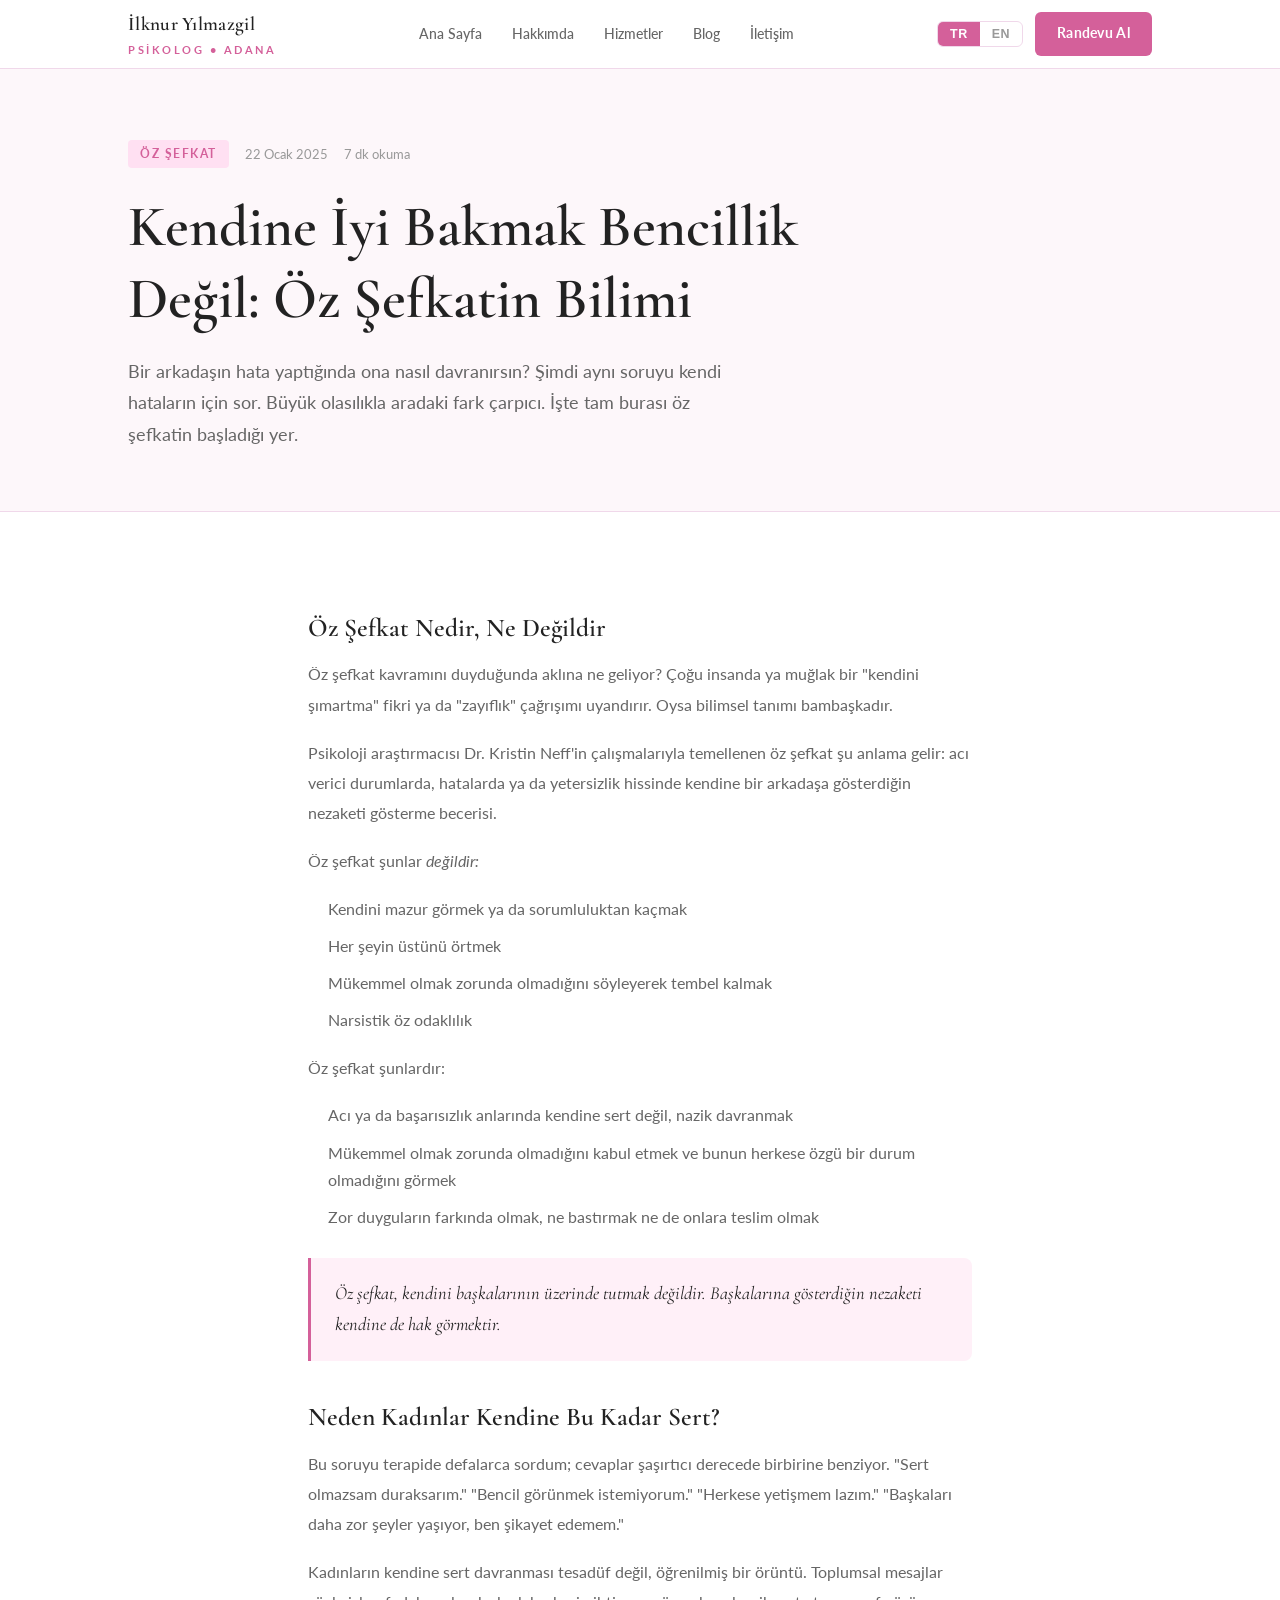
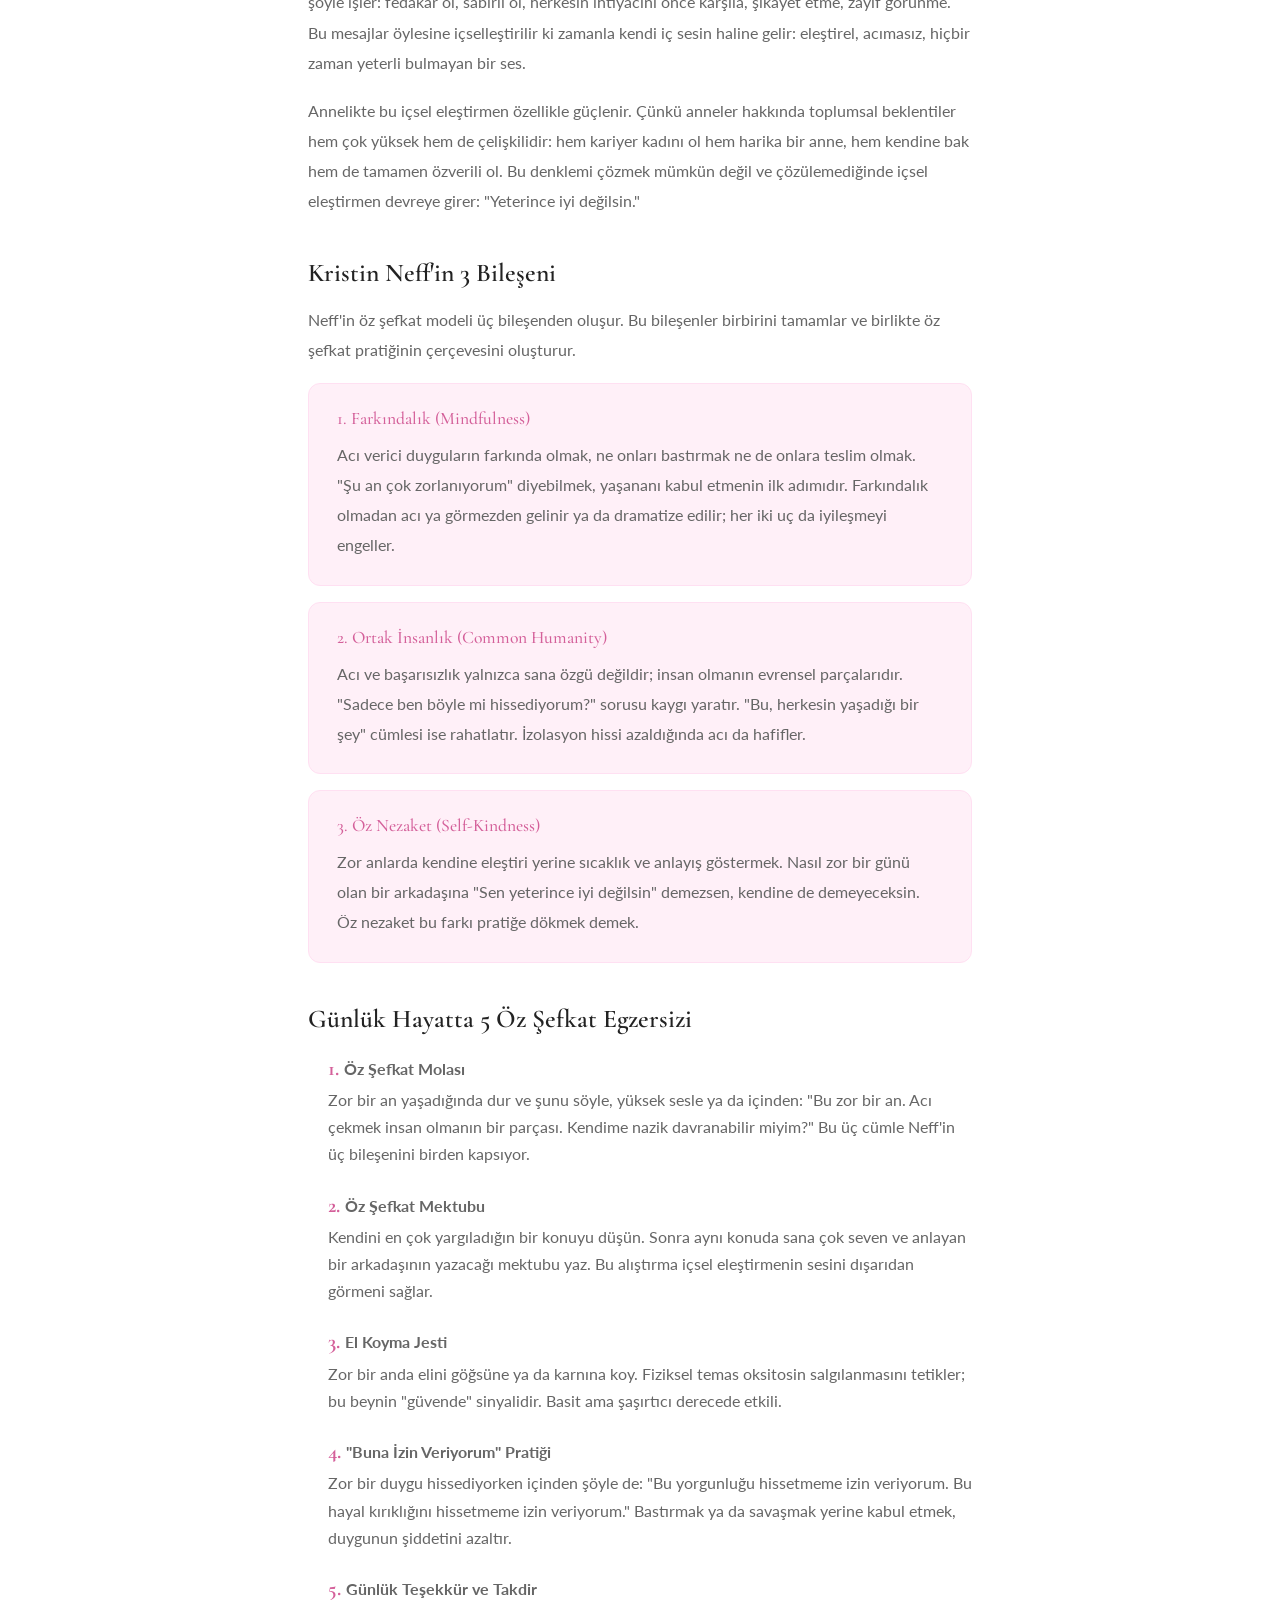
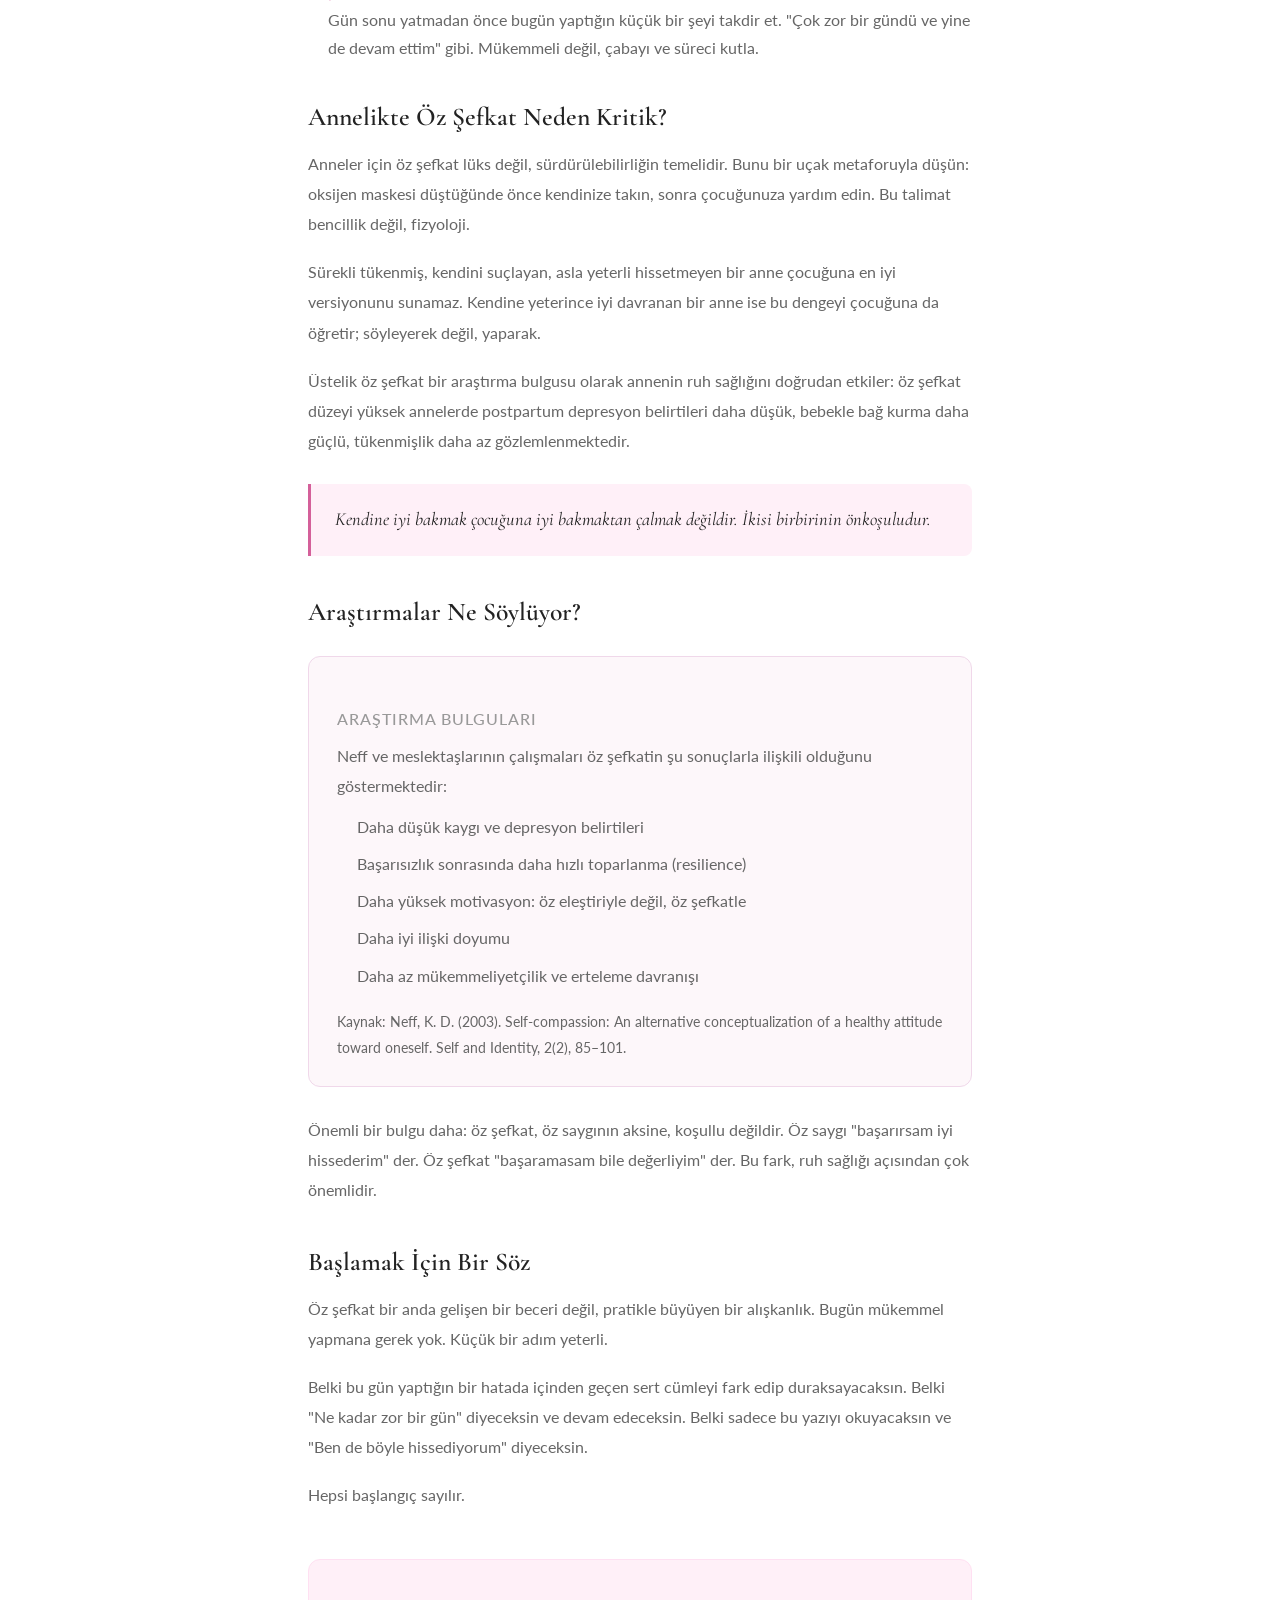
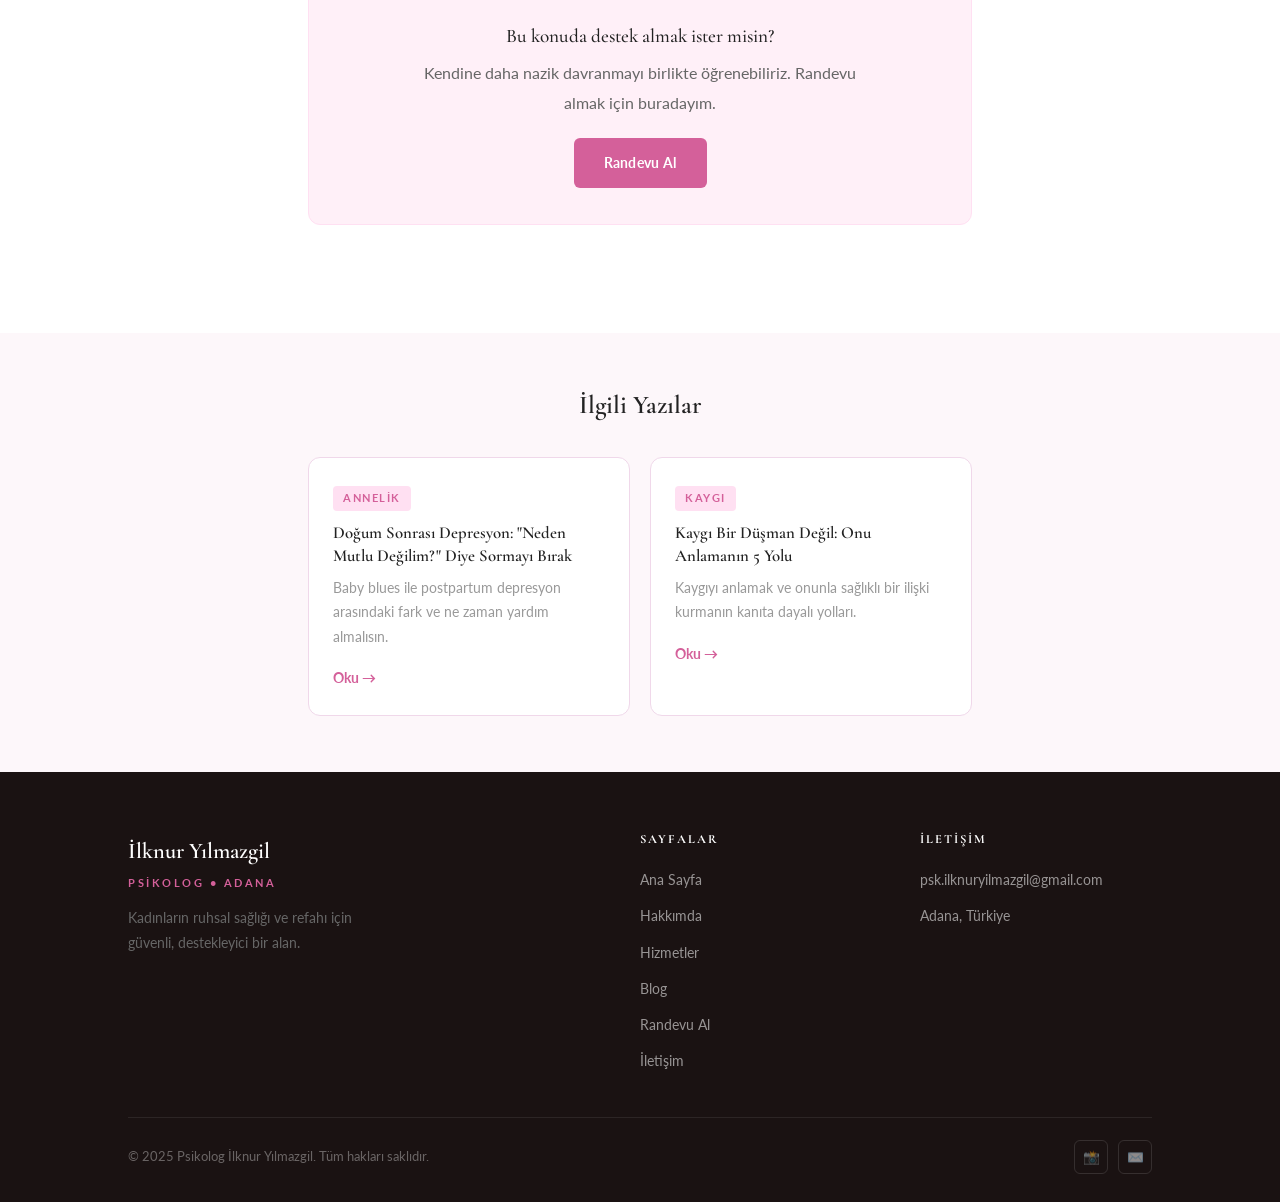
<file: blog/oz-sefkat.html>
<!DOCTYPE html>
<html lang="tr">
<head>
  <meta charset="UTF-8" />
  <meta name="viewport" content="width=device-width, initial-scale=1.0" />
  <title>Kendine İyi Bakmak Bencillik Değil: Öz Şefkatin Bilimi | İlknur Yılmazgil</title>
  <meta name="description" content="Öz şefkat nedir, neden kadınlar kendine karşı bu kadar sert ve Kristin Neff'in 3 bileşeniyle günlük pratikte öz şefkat. Psikolog İlknur Yılmazgil." />
  <meta name="robots" content="index, follow" />
  <link rel="canonical" href="https://pskilknuryilmazgil.com/blog/oz-sefkat.html" />
  <!-- Open Graph -->
  <meta property="og:type" content="article" />
  <meta property="og:locale" content="tr_TR" />
  <meta property="og:site_name" content="Psikolog İlknur Yılmazgil" />
  <meta property="og:title" content="Kendine İyi Bakmak Bencillik Değil: Öz Şefkatin Bilimi" />
  <meta property="og:description" content="Öz şefkat nedir, neden kadınlar kendine karşı bu kadar sert ve günlük pratikte öz şefkat nasıl uygulanır?" />
  <meta property="og:url" content="https://pskilknuryilmazgil.com/blog/oz-sefkat.html" />
  <!-- Twitter Card -->
  <meta name="twitter:card" content="summary" />
  <meta name="twitter:title" content="Kendine İyi Bakmak Bencillik Değil: Öz Şefkatin Bilimi" />
  <meta name="twitter:description" content="Öz şefkat nedir ve günlük hayatta nasıl pratik edilir?" />
  <!-- JSON-LD Article Schema -->
  <script type="application/ld+json">
  {
    "@context": "https://schema.org",
    "@type": "BlogPosting",
    "headline": "Kendine İyi Bakmak Bencillik Değil: Öz Şefkatin Bilimi",
    "description": "Öz şefkat nedir, neden kadınlar kendine karşı bu kadar sert ve Kristin Neff'in 3 bileşeniyle günlük pratikte öz şefkat.",
    "author": {
      "@type": "Person",
      "name": "İlknur Yılmazgil",
      "jobTitle": "Psikolog"
    },
    "publisher": {
      "@type": "Organization",
      "name": "Psikolog İlknur Yılmazgil"
    },
    "datePublished": "2025-01-22",
    "dateModified": "2025-01-22",
    "url": "https://pskilknuryilmazgil.com/blog/oz-sefkat.html",
    "inLanguage": "tr"
  }
  </script>
  <link rel="preconnect" href="https://fonts.googleapis.com" />
  <link rel="preconnect" href="https://fonts.gstatic.com" crossorigin />
  <link href="https://fonts.googleapis.com/css2?family=Cormorant+Garamond:wght@400;500;600;700&family=Lato:wght@300;400;700&display=swap" rel="stylesheet" />
  <link rel="stylesheet" href="../css/style.css" />
  <style>
    .article-hero { padding: 140px 0 60px; background: var(--cream); border-bottom: 1px solid var(--border); }
    .article-meta { display: flex; align-items: center; gap: 16px; margin-bottom: 24px; flex-wrap: wrap; }
    .article-meta .cat { background: var(--rose-light); color: var(--rose-dark); font-size: 0.72rem; font-weight: 700; letter-spacing: 1.5px; text-transform: uppercase; padding: 4px 12px; border-radius: 4px; }
    .article-meta .date, .article-meta .read-time { font-size: 0.82rem; color: var(--text-muted); }
    .article-hero h1 { max-width: 720px; margin-bottom: 20px; }
    .article-hero .excerpt { max-width: 620px; font-size: 1.1rem; color: var(--text-light); line-height: 1.8; }
    .article-body { max-width: 720px; margin: 0 auto; padding: 60px 28px; }
    .article-body h2 { font-size: 1.6rem; margin: 40px 0 16px; color: var(--text); }
    .article-body h3 { font-size: 1.2rem; margin: 28px 0 12px; color: var(--text); }
    .article-body p { margin-bottom: 18px; color: var(--text-light); line-height: 1.85; font-size: 1.02rem; }
    .article-body ul, .article-body ol { margin: 0 0 20px 20px; }
    .article-body li { margin-bottom: 10px; color: var(--text-light); line-height: 1.7; font-size: 1rem; }
    .blockquote { background: var(--rose-bg); border-left: 3px solid var(--rose-dark); padding: 20px 24px; border-radius: 0 8px 8px 0; margin: 28px 0; font-family: 'Cormorant Garamond', serif; font-size: 1.15rem; color: var(--text); font-style: italic; line-height: 1.7; }
    .article-cta { background: var(--rose-bg); border: 1px solid var(--rose-light); border-radius: 12px; padding: 36px; text-align: center; margin: 48px 0; }
    .article-cta h3 { margin-bottom: 10px; }
    .article-cta p { margin-bottom: 20px; max-width: 440px; margin-left: auto; margin-right: auto; }
    .related-posts { background: var(--cream); padding: 56px 0; }
    .related-grid { display: grid; grid-template-columns: repeat(2, 1fr); gap: 20px; max-width: 720px; margin: 0 auto; padding: 0 28px; }
    .related-card { background: var(--white); border-radius: var(--radius); padding: 24px; border: 1px solid var(--border); transition: var(--transition); }
    .related-card:hover { transform: translateY(-3px); box-shadow: 0 8px 24px var(--shadow); }
    .related-card .cat { background: var(--rose-light); color: var(--rose-dark); font-size: 0.68rem; font-weight: 700; letter-spacing: 1.5px; text-transform: uppercase; padding: 3px 10px; border-radius: 4px; display: inline-block; margin-bottom: 10px; }
    .related-card h4 { font-size: 1.05rem; margin-bottom: 8px; line-height: 1.4; }
    .related-card a { color: var(--rose-dark); font-size: 0.85rem; font-weight: 700; }
    .component-box { background: var(--rose-bg); border-radius: var(--radius); padding: 24px 28px; margin: 16px 0; border: 1px solid var(--rose-light); }
    .component-box h3 { margin: 0 0 10px; font-size: 1.1rem; color: var(--rose-dark); }
    .exercise-list { counter-reset: exercise; }
    .exercise-list li { counter-increment: exercise; list-style: none; padding-left: 0; margin-bottom: 20px; }
    .exercise-list li::before { content: counter(exercise) ". "; font-family: 'Cormorant Garamond', serif; font-size: 1.3rem; color: var(--rose-dark); font-weight: 700; }
    .research-box { background: var(--cream); border: 1px solid var(--border); border-radius: var(--radius); padding: 24px 28px; margin: 28px 0; }
    .research-box h3 { font-size: 1rem; color: var(--text-muted); letter-spacing: 1px; text-transform: uppercase; font-family: var(--font-body); margin-bottom: 12px; }
    @media (max-width: 640px) { .related-grid { grid-template-columns: 1fr; } }
  </style>
</head>
<body>

  <!-- NAVBAR -->
  <nav class="navbar">
    <div class="container">
      <div class="nav-inner">
        <a href="../index.html" class="nav-logo">
          <span class="name">İlknur Yılmazgil</span>
          <span class="title">Psikolog • Adana</span>
        </a>
        <div class="nav-links">
          <a href="../index.html">Ana Sayfa</a>
          <a href="../hakkimda.html">Hakkımda</a>
          <a href="../hizmetler.html">Hizmetler</a>
          <a href="../blog.html" class="active">Blog</a>
          <a href="../iletisim.html">İletişim</a>
        </div>
        <div class="nav-right">
          <div class="lang-toggle">
            <button data-lang="tr" class="active">TR</button>
            <button data-lang="en">EN</button>
          </div>
          <a href="../randevu.html" class="btn btn-primary" style="padding: 10px 22px; font-size: 0.85rem;">Randevu Al</a>
          <button class="hamburger" aria-label="Menu">
            <span></span><span></span><span></span>
          </button>
        </div>
      </div>
    </div>
  </nav>

  <!-- ARTICLE HERO -->
  <section class="article-hero">
    <div class="container">
      <div class="article-meta">
        <span class="cat">Öz Şefkat</span>
        <span class="date">22 Ocak 2025</span>
        <span class="read-time">7 dk okuma</span>
      </div>
      <h1>Kendine İyi Bakmak Bencillik Değil: Öz Şefkatin Bilimi</h1>
      <p class="excerpt">Bir arkadaşın hata yaptığında ona nasıl davranırsın? Şimdi aynı soruyu kendi hataların için sor. Büyük olasılıkla aradaki fark çarpıcı. İşte tam burası öz şefkatin başladığı yer.</p>
    </div>
  </section>

  <!-- ARTICLE BODY -->
  <article class="article-body">

    <h2>Öz Şefkat Nedir, Ne Değildir</h2>

    <p>Öz şefkat kavramını duyduğunda aklına ne geliyor? Çoğu insanda ya muğlak bir "kendini şımartma" fikri ya da "zayıflık" çağrışımı uyandırır. Oysa bilimsel tanımı bambaşkadır.</p>

    <p>Psikoloji araştırmacısı Dr. Kristin Neff'in çalışmalarıyla temellenen öz şefkat şu anlama gelir: acı verici durumlarda, hatalarda ya da yetersizlik hissinde kendine bir arkadaşa gösterdiğin nezaketi gösterme becerisi.</p>

    <p>Öz şefkat şunlar <em>değildir:</em></p>
    <ul>
      <li>Kendini mazur görmek ya da sorumluluktan kaçmak</li>
      <li>Her şeyin üstünü örtmek</li>
      <li>Mükemmel olmak zorunda olmadığını söyleyerek tembel kalmak</li>
      <li>Narsistik öz odaklılık</li>
    </ul>

    <p>Öz şefkat şunlardır:</p>
    <ul>
      <li>Acı ya da başarısızlık anlarında kendine sert değil, nazik davranmak</li>
      <li>Mükemmel olmak zorunda olmadığını kabul etmek ve bunun herkese özgü bir durum olmadığını görmek</li>
      <li>Zor duyguların farkında olmak, ne bastırmak ne de onlara teslim olmak</li>
    </ul>

    <div class="blockquote">
      Öz şefkat, kendini başkalarının üzerinde tutmak değildir. Başkalarına gösterdiğin nezaketi kendine de hak görmektir.
    </div>

    <h2>Neden Kadınlar Kendine Bu Kadar Sert?</h2>

    <p>Bu soruyu terapide defalarca sordum; cevaplar şaşırtıcı derecede birbirine benziyor. "Sert olmazsam duraksarım." "Bencil görünmek istemiyorum." "Herkese yetişmem lazım." "Başkaları daha zor şeyler yaşıyor, ben şikayet edemem."</p>

    <p>Kadınların kendine sert davranması tesadüf değil, öğrenilmiş bir örüntü. Toplumsal mesajlar şöyle işler: fedakar ol, sabırlı ol, herkesin ihtiyacını önce karşıla, şikayet etme, zayıf görünme. Bu mesajlar öylesine içselleştirilir ki zamanla kendi iç sesin haline gelir: eleştirel, acımasız, hiçbir zaman yeterli bulmayan bir ses.</p>

    <p>Annelikte bu içsel eleştirmen özellikle güçlenir. Çünkü anneler hakkında toplumsal beklentiler hem çok yüksek hem de çelişkilidir: hem kariyer kadını ol hem harika bir anne, hem kendine bak hem de tamamen özverili ol. Bu denklemi çözmek mümkün değil ve çözülemediğinde içsel eleştirmen devreye girer: "Yeterince iyi değilsin."</p>

    <h2>Kristin Neff'in 3 Bileşeni</h2>

    <p>Neff'in öz şefkat modeli üç bileşenden oluşur. Bu bileşenler birbirini tamamlar ve birlikte öz şefkat pratiğinin çerçevesini oluşturur.</p>

    <div class="component-box">
      <h3>1. Farkındalık (Mindfulness)</h3>
      <p style="color: var(--text-light); margin: 0;">Acı verici duyguların farkında olmak, ne onları bastırmak ne de onlara teslim olmak. "Şu an çok zorlanıyorum" diyebilmek, yaşananı kabul etmenin ilk adımıdır. Farkındalık olmadan acı ya görmezden gelinir ya da dramatize edilir; her iki uç da iyileşmeyi engeller.</p>
    </div>

    <div class="component-box">
      <h3>2. Ortak İnsanlık (Common Humanity)</h3>
      <p style="color: var(--text-light); margin: 0;">Acı ve başarısızlık yalnızca sana özgü değildir; insan olmanın evrensel parçalarıdır. "Sadece ben böyle mi hissediyorum?" sorusu kaygı yaratır. "Bu, herkesin yaşadığı bir şey" cümlesi ise rahatlatır. İzolasyon hissi azaldığında acı da hafifler.</p>
    </div>

    <div class="component-box">
      <h3>3. Öz Nezaket (Self-Kindness)</h3>
      <p style="color: var(--text-light); margin: 0;">Zor anlarda kendine eleştiri yerine sıcaklık ve anlayış göstermek. Nasıl zor bir günü olan bir arkadaşına "Sen yeterince iyi değilsin" demezsen, kendine de demeyeceksin. Öz nezaket bu farkı pratiğe dökmek demek.</p>
    </div>

    <h2>Günlük Hayatta 5 Öz Şefkat Egzersizi</h2>

    <ol class="exercise-list">
      <li>
        <strong>Öz Şefkat Molası</strong><br>
        Zor bir an yaşadığında dur ve şunu söyle, yüksek sesle ya da içinden: "Bu zor bir an. Acı çekmek insan olmanın bir parçası. Kendime nazik davranabilir miyim?" Bu üç cümle Neff'in üç bileşenini birden kapsıyor.
      </li>
      <li>
        <strong>Öz Şefkat Mektubu</strong><br>
        Kendini en çok yargıladığın bir konuyu düşün. Sonra aynı konuda sana çok seven ve anlayan bir arkadaşının yazacağı mektubu yaz. Bu alıştırma içsel eleştirmenin sesini dışarıdan görmeni sağlar.
      </li>
      <li>
        <strong>El Koyma Jesti</strong><br>
        Zor bir anda elini göğsüne ya da karnına koy. Fiziksel temas oksitosin salgılanmasını tetikler; bu beynin "güvende" sinyalidir. Basit ama şaşırtıcı derecede etkili.
      </li>
      <li>
        <strong>"Buna İzin Veriyorum" Pratiği</strong><br>
        Zor bir duygu hissediyorken içinden şöyle de: "Bu yorgunluğu hissetmeme izin veriyorum. Bu hayal kırıklığını hissetmeme izin veriyorum." Bastırmak ya da savaşmak yerine kabul etmek, duygunun şiddetini azaltır.
      </li>
      <li>
        <strong>Günlük Teşekkür ve Takdir</strong><br>
        Gün sonu yatmadan önce bugün yaptığın küçük bir şeyi takdir et. "Çok zor bir gündü ve yine de devam ettim" gibi. Mükemmeli değil, çabayı ve süreci kutla.
      </li>
    </ol>

    <h2>Annelikte Öz Şefkat Neden Kritik?</h2>

    <p>Anneler için öz şefkat lüks değil, sürdürülebilirliğin temelidir. Bunu bir uçak metaforuyla düşün: oksijen maskesi düştüğünde önce kendinize takın, sonra çocuğunuza yardım edin. Bu talimat bencillik değil, fizyoloji.</p>

    <p>Sürekli tükenmiş, kendini suçlayan, asla yeterli hissetmeyen bir anne çocuğuna en iyi versiyonunu sunamaz. Kendine yeterince iyi davranan bir anne ise bu dengeyi çocuğuna da öğretir; söyleyerek değil, yaparak.</p>

    <p>Üstelik öz şefkat bir araştırma bulgusu olarak annenin ruh sağlığını doğrudan etkiler: öz şefkat düzeyi yüksek annelerde postpartum depresyon belirtileri daha düşük, bebekle bağ kurma daha güçlü, tükenmişlik daha az gözlemlenmektedir.</p>

    <div class="blockquote">
      Kendine iyi bakmak çocuğuna iyi bakmaktan çalmak değildir. İkisi birbirinin önkoşuludur.
    </div>

    <h2>Araştırmalar Ne Söylüyor?</h2>

    <div class="research-box">
      <h3>Araştırma Bulguları</h3>
      <p style="color: var(--text-light); margin-bottom: 12px;">Neff ve meslektaşlarının çalışmaları öz şefkatin şu sonuçlarla ilişkili olduğunu göstermektedir:</p>
      <ul>
        <li>Daha düşük kaygı ve depresyon belirtileri</li>
        <li>Başarısızlık sonrasında daha hızlı toparlanma (resilience)</li>
        <li>Daha yüksek motivasyon: öz eleştiriyle değil, öz şefkatle</li>
        <li>Daha iyi ilişki doyumu</li>
        <li>Daha az mükemmeliyetçilik ve erteleme davranışı</li>
      </ul>
      <p style="color: var(--text-light); margin: 0; font-size: 0.9rem;">Kaynak: Neff, K. D. (2003). Self-compassion: An alternative conceptualization of a healthy attitude toward oneself. Self and Identity, 2(2), 85–101.</p>
    </div>

    <p>Önemli bir bulgu daha: öz şefkat, öz saygının aksine, koşullu değildir. Öz saygı "başarırsam iyi hissederim" der. Öz şefkat "başaramasam bile değerliyim" der. Bu fark, ruh sağlığı açısından çok önemlidir.</p>

    <h2>Başlamak İçin Bir Söz</h2>

    <p>Öz şefkat bir anda gelişen bir beceri değil, pratikle büyüyen bir alışkanlık. Bugün mükemmel yapmana gerek yok. Küçük bir adım yeterli.</p>

    <p>Belki bu gün yaptığın bir hatada içinden geçen sert cümleyi fark edip duraksayacaksın. Belki "Ne kadar zor bir gün" diyeceksin ve devam edeceksin. Belki sadece bu yazıyı okuyacaksın ve "Ben de böyle hissediyorum" diyeceksin.</p>

    <p>Hepsi başlangıç sayılır.</p>

    <!-- CTA -->
    <div class="article-cta">
      <h3>Bu konuda destek almak ister misin?</h3>
      <p>Kendine daha nazik davranmayı birlikte öğrenebiliriz. Randevu almak için buradayım.</p>
      <a href="../randevu.html" class="btn btn-primary">Randevu Al</a>
    </div>

  </article>

  <!-- RELATED POSTS -->
  <section class="related-posts">
    <div class="container">
      <div style="text-align:center; margin-bottom: 36px;">
        <h2 style="font-size: 1.6rem;">İlgili Yazılar</h2>
      </div>
      <div class="related-grid">
        <div class="related-card">
          <span class="cat">Annelik</span>
          <h4>Doğum Sonrası Depresyon: "Neden Mutlu Değilim?" Diye Sormayı Bırak</h4>
          <p style="font-size: 0.9rem; color: var(--text-muted); margin-bottom: 14px;">Baby blues ile postpartum depresyon arasındaki fark ve ne zaman yardım almalısın.</p>
          <a href="dogum-sonrasi-depresyon.html">Oku &rarr;</a>
        </div>
        <div class="related-card">
          <span class="cat">Kaygı</span>
          <h4>Kaygı Bir Düşman Değil: Onu Anlamanın 5 Yolu</h4>
          <p style="font-size: 0.9rem; color: var(--text-muted); margin-bottom: 14px;">Kaygıyı anlamak ve onunla sağlıklı bir ilişki kurmanın kanıta dayalı yolları.</p>
          <a href="kaygiyla-bas-etme.html">Oku &rarr;</a>
        </div>
      </div>
    </div>
  </section>

  <!-- FOOTER -->
  <footer>
    <div class="container">
      <div class="footer-inner">
        <div class="footer-brand">
          <div class="name">İlknur Yılmazgil</div>
          <div class="title">Psikolog • Adana</div>
          <p>Kadınların ruhsal sağlığı ve refahı için güvenli, destekleyici bir alan.</p>
        </div>
        <div class="footer-col">
          <h4>Sayfalar</h4>
          <ul>
            <li><a href="../index.html">Ana Sayfa</a></li>
            <li><a href="../hakkimda.html">Hakkımda</a></li>
            <li><a href="../hizmetler.html">Hizmetler</a></li>
            <li><a href="../blog.html">Blog</a></li>
            <li><a href="../randevu.html">Randevu Al</a></li>
            <li><a href="../iletisim.html">İletişim</a></li>
          </ul>
        </div>
        <div class="footer-col">
          <h4>İletişim</h4>
          <ul>
            <li><a href="mailto:psk.ilknuryilmazgil@gmail.com">psk.ilknuryilmazgil@gmail.com</a></li>
            <li><a href="#">Adana, Türkiye</a></li>
          </ul>
        </div>
      </div>
      <div class="footer-bottom">
        <span>&copy; 2025 Psikolog İlknur Yılmazgil. Tüm hakları saklıdır.</span>
        <div class="social-links">
          <a href="#" class="social-link" aria-label="Instagram">📸</a>
          <a href="mailto:psk.ilknuryilmazgil@gmail.com" class="social-link" aria-label="Email">✉️</a>
        </div>
      </div>
    </div>
  </footer>

  <script src="../js/main.js"></script>
</body>
</html>
</file>
<file: css/style.css>
/* ===== VARIABLES ===== */
:root {
  --rose: #FFB3DE;
  --rose-dark: #D4609A;
  --rose-light: #FFE0F2;
  --rose-bg: #FFF0F8;
  --cream: #FDF7FA;
  --cream-dark: #F5E6F0;
  --white: #FFFFFF;
  --text: #222222;
  --text-light: #666666;
  --text-muted: #999999;
  --border: #F0D8EA;
  --shadow: rgba(212, 96, 154, 0.10);
  --shadow-md: rgba(212, 96, 154, 0.20);
  --font-main: 'Cormorant Garamond', 'Georgia', serif;
  --font-body: 'Lato', 'Segoe UI', sans-serif;
  --radius: 12px;
  --radius-sm: 6px;
  --transition: all 0.25s ease;
}

/* ===== RESET ===== */
*, *::before, *::after { box-sizing: border-box; margin: 0; padding: 0; }
html { scroll-behavior: smooth; font-size: 16px; }
body { font-family: var(--font-body); color: var(--text); background: var(--white); line-height: 1.7; overflow-x: hidden; }
img { max-width: 100%; display: block; }
a { text-decoration: none; color: inherit; }
ul { list-style: none; }

/* ===== TYPOGRAPHY ===== */
h1, h2, h3, h4 { font-family: var(--font-main); color: var(--text); line-height: 1.25; }
h1 { font-size: clamp(2.4rem, 5vw, 3.6rem); font-weight: 600; }
h2 { font-size: clamp(1.8rem, 3vw, 2.4rem); font-weight: 600; }
h3 { font-size: clamp(1.15rem, 2vw, 1.4rem); font-weight: 500; }
h4 { font-size: 1rem; font-weight: 600; }
p { font-size: 1rem; color: var(--text-light); }

/* ===== LAYOUT ===== */
.container { max-width: 1080px; margin: 0 auto; padding: 0 28px; }
.section { padding: 88px 0; }
.section-sm { padding: 56px 0; }

/* ===== BUTTONS ===== */
.btn {
  display: inline-block;
  padding: 13px 30px;
  border-radius: 6px;
  font-family: var(--font-body);
  font-size: 0.9rem;
  font-weight: 700;
  letter-spacing: 0.3px;
  cursor: pointer;
  transition: var(--transition);
  border: none;
}
.btn-primary {
  background: var(--rose-dark);
  color: var(--white);
}
.btn-primary:hover {
  background: #B84888;
  transform: translateY(-1px);
  box-shadow: 0 6px 20px var(--shadow-md);
}
.btn-outline {
  background: transparent;
  color: var(--rose-dark);
  border: 1.5px solid var(--rose-dark);
}
.btn-outline:hover {
  background: var(--rose-dark);
  color: var(--white);
}

/* ===== SECTION HEADER ===== */
.section-header { text-align: center; margin-bottom: 56px; }
.section-header .tag {
  display: inline-block;
  background: var(--rose-light);
  color: var(--rose-dark);
  font-size: 0.72rem;
  font-weight: 700;
  letter-spacing: 2.5px;
  text-transform: uppercase;
  padding: 5px 16px;
  border-radius: 4px;
  margin-bottom: 16px;
}
.section-header h2 { margin-bottom: 12px; }
.section-header p { max-width: 520px; margin: 0 auto; font-size: 1.05rem; }
.divider {
  width: 40px;
  height: 2px;
  background: var(--rose);
  margin: 16px auto 0;
}

/* ===== NAVBAR ===== */
.navbar {
  position: fixed;
  top: 0; left: 0; right: 0;
  z-index: 1000;
  background: rgba(255,255,255,0.97);
  backdrop-filter: blur(8px);
  -webkit-backdrop-filter: blur(8px);
  border-bottom: 1px solid var(--border);
  transition: var(--transition);
}
.navbar.scrolled { box-shadow: 0 2px 16px var(--shadow); }
.nav-inner {
  display: flex;
  align-items: center;
  justify-content: space-between;
  height: 68px;
}
.nav-logo { display: flex; flex-direction: column; }
.nav-logo .name {
  font-family: var(--font-main);
  font-size: 1.2rem;
  font-weight: 600;
  color: var(--text);
  letter-spacing: 0.3px;
}
.nav-logo .title {
  font-size: 0.68rem;
  color: var(--rose-dark);
  letter-spacing: 2.5px;
  text-transform: uppercase;
  font-weight: 700;
}
.nav-links { display: flex; align-items: center; gap: 4px; }
.nav-links a {
  padding: 7px 13px;
  font-size: 0.88rem;
  font-weight: 500;
  color: var(--text-light);
  border-radius: var(--radius-sm);
  transition: var(--transition);
}
.nav-links a:hover, .nav-links a.active { color: var(--rose-dark); }
.nav-right { display: flex; align-items: center; gap: 12px; }
.lang-toggle {
  display: flex;
  border: 1.5px solid var(--border);
  border-radius: 6px;
  overflow: hidden;
}
.lang-toggle button {
  background: none;
  border: none;
  padding: 5px 12px;
  font-size: 0.78rem;
  font-weight: 700;
  cursor: pointer;
  color: var(--text-muted);
  transition: var(--transition);
  letter-spacing: 0.5px;
}
.lang-toggle button.active {
  background: var(--rose-dark);
  color: var(--white);
}
.hamburger {
  display: none;
  flex-direction: column;
  gap: 5px;
  cursor: pointer;
  padding: 6px;
  background: none;
  border: none;
}
.hamburger span {
  display: block;
  width: 22px;
  height: 2px;
  background: var(--text);
  border-radius: 2px;
  transition: var(--transition);
}

/* ===== HERO ===== */
.hero {
  min-height: 100vh;
  background: var(--white);
  display: flex;
  align-items: center;
  padding-top: 68px;
  border-bottom: 1px solid var(--border);
}
.hero-inner {
  display: grid;
  grid-template-columns: 1fr 1fr;
  gap: 72px;
  align-items: center;
  padding: 72px 0;
}
.hero-tag {
  display: inline-flex;
  align-items: center;
  gap: 8px;
  background: var(--rose-bg);
  border: 1px solid var(--rose-light);
  padding: 6px 16px;
  border-radius: 4px;
  font-size: 0.78rem;
  font-weight: 700;
  color: var(--rose-dark);
  margin-bottom: 24px;
  letter-spacing: 1px;
}
.hero h1 { margin-bottom: 18px; }
.hero h1 span { color: var(--rose-dark); }
.hero p { font-size: 1.05rem; color: var(--text-light); margin-bottom: 32px; max-width: 460px; line-height: 1.8; }
.hero-buttons { display: flex; gap: 12px; flex-wrap: wrap; }
.hero-stats {
  display: flex;
  gap: 36px;
  margin-top: 48px;
  padding-top: 32px;
  border-top: 1px solid var(--border);
}
.stat-number {
  font-family: var(--font-main);
  font-size: 2rem;
  font-weight: 700;
  color: var(--rose-dark);
  line-height: 1;
}
.stat-label { font-size: 0.78rem; color: var(--text-muted); margin-top: 4px; }
.hero-image { position: relative; }

/* Hero Quote Card */
.hero-quote-card {
  position: relative;
  width: 100%;
  aspect-ratio: 4/5;
  background: linear-gradient(145deg, var(--rose-bg) 0%, #fff 60%, var(--rose-light) 100%);
  border-radius: 24px;
  border: 1px solid var(--border);
  padding: 48px 40px 40px;
  display: flex;
  flex-direction: column;
  justify-content: center;
  overflow: hidden;
  box-shadow: 0 8px 40px rgba(212, 96, 154, 0.10);
}
.hero-quote-deco {
  position: absolute;
  border-radius: 50%;
  opacity: 0.18;
}
.hero-deco-1 {
  width: 180px; height: 180px;
  background: var(--rose);
  top: -60px; right: -60px;
}
.hero-deco-2 {
  width: 100px; height: 100px;
  background: var(--rose-dark);
  bottom: 40px; left: -30px;
}
.hero-deco-3 {
  width: 60px; height: 60px;
  background: var(--rose);
  bottom: 100px; right: 30px;
}
.hero-quote-mark {
  font-family: Georgia, serif;
  font-size: 6rem;
  line-height: 0.7;
  color: var(--rose-dark);
  opacity: 0.3;
  margin-bottom: 16px;
}
.hero-quote-text {
  font-size: 1.2rem;
  line-height: 1.75;
  color: var(--text);
  font-style: italic;
  font-weight: 500;
  margin-bottom: 28px;
  position: relative;
  z-index: 1;
}
.hero-quote-author {
  display: flex;
  align-items: center;
  gap: 12px;
  margin-bottom: 32px;
}
.hero-quote-line {
  width: 32px;
  height: 2px;
  background: var(--rose-dark);
  border-radius: 2px;
}
.hero-quote-author span {
  font-size: 0.9rem;
  font-weight: 700;
  color: var(--rose-dark);
  letter-spacing: 0.5px;
}
.hero-quote-tags {
  display: flex;
  flex-wrap: wrap;
  gap: 8px;
  position: relative;
  z-index: 1;
}
.hero-qtag {
  background: white;
  border: 1px solid var(--border);
  color: var(--text-light);
  font-size: 0.78rem;
  font-weight: 600;
  padding: 5px 12px;
  border-radius: 50px;
}
.hero-image-frame {
  width: 100%;
  aspect-ratio: 4/5;
  background: var(--rose-bg);
  border-radius: 12px;
  overflow: hidden;
  border: 1px solid var(--rose-light);
}
.hero-image-frame img { width: 100%; height: 100%; object-fit: cover; object-position: center top; }
.hero-image-frame .placeholder-img {
  width: 100%; height: 100%;
  display: flex; align-items: center; justify-content: center;
  font-size: 6rem; opacity: 0.25;
}
.hero-badge {
  position: absolute;
  bottom: 20px; left: -16px;
  background: var(--white);
  border: 1px solid var(--border);
  border-radius: var(--radius);
  padding: 14px 18px;
  box-shadow: 0 4px 20px var(--shadow);
  display: flex;
  align-items: center;
  gap: 12px;
  min-width: 190px;
}
.hero-badge-icon {
  width: 38px; height: 38px;
  background: var(--rose-bg);
  border-radius: 6px;
  display: flex; align-items: center; justify-content: center;
  font-size: 1.1rem; flex-shrink: 0;
}
.hero-badge-text .label { font-size: 0.7rem; color: var(--text-muted); text-transform: uppercase; letter-spacing: 1px; }
.hero-badge-text .value { font-weight: 700; color: var(--text); font-size: 0.88rem; }

/* ===== ABOUT PREVIEW ===== */
.about-preview { background: var(--cream); }
.about-preview-inner {
  display: grid;
  grid-template-columns: 1fr 1fr;
  gap: 72px;
  align-items: center;
}
.about-img-wrap { position: relative; }
.about-img-main {
  width: 100%;
  aspect-ratio: 3/4;
  border-radius: 12px;
  overflow: hidden;
  background: var(--rose-bg);
  border: 1px solid var(--rose-light);
}
.about-img-main img { width: 100%; height: 100%; object-fit: cover; }
.about-img-main .placeholder-img {
  width: 100%; height: 100%;
  display: flex; align-items: center; justify-content: center;
  font-size: 5rem; opacity: 0.2;
}
.about-img-badge {
  position: absolute;
  top: 20px; right: -16px;
  background: var(--white);
  border: 1px solid var(--border);
  padding: 16px 20px;
  border-radius: var(--radius);
  box-shadow: 0 4px 16px var(--shadow);
  text-align: center;
}
.about-img-badge .number {
  font-family: var(--font-main);
  font-size: 2rem;
  font-weight: 700;
  color: var(--rose-dark);
  line-height: 1;
}
.about-img-badge .text { font-size: 0.72rem; color: var(--text-muted); max-width: 70px; line-height: 1.3; margin-top: 4px; }
.about-content .tag {
  display: inline-block;
  background: var(--rose-light);
  color: var(--rose-dark);
  font-size: 0.72rem; font-weight: 700; letter-spacing: 2.5px;
  text-transform: uppercase; padding: 5px 14px; border-radius: 4px; margin-bottom: 16px;
}
.about-content h2 { margin-bottom: 18px; }
.about-content p { line-height: 1.85; margin-bottom: 14px; }
.about-values { display: grid; grid-template-columns: 1fr 1fr; gap: 14px; margin: 28px 0; }
.value-item { display: flex; align-items: flex-start; gap: 12px; }
.value-icon {
  width: 36px; height: 36px;
  background: var(--rose-light);
  border-radius: var(--radius-sm);
  display: flex; align-items: center; justify-content: center;
  font-size: 1rem; flex-shrink: 0;
}
.value-text .vtitle { font-weight: 700; font-size: 0.88rem; color: var(--text); }
.value-text .vdesc { font-size: 0.8rem; color: var(--text-muted); margin-top: 1px; }

/* ===== SERVICES ===== */
.services { background: var(--white); }
.services-grid { display: grid; grid-template-columns: repeat(3, 1fr); gap: 20px; }
.service-card {
  background: var(--white);
  border: 1px solid var(--border);
  border-radius: var(--radius);
  padding: 32px 24px;
  transition: var(--transition);
}
.service-card:hover {
  border-color: var(--rose-dark);
  box-shadow: 0 8px 28px var(--shadow);
  transform: translateY(-3px);
}
.service-icon {
  width: 52px; height: 52px;
  background: var(--rose-bg);
  border-radius: 8px;
  display: flex; align-items: center; justify-content: center;
  font-size: 1.4rem; margin-bottom: 18px;
}
.service-card h3 { font-size: 1.15rem; margin-bottom: 10px; color: var(--text); }
.service-card p { font-size: 0.88rem; line-height: 1.7; }
.service-link {
  display: inline-flex; align-items: center; gap: 5px;
  color: var(--rose-dark); font-size: 0.84rem; font-weight: 700; margin-top: 18px; transition: var(--transition);
}
.service-link:hover { gap: 9px; }

/* ===== APPROACH ===== */
.approach { background: var(--text); }
.approach .section-header .tag { background: rgba(200,96,106,0.2); color: var(--rose-light); }
.approach .section-header h2 { color: var(--white); }
.approach .section-header p { color: rgba(255,255,255,0.6); }
.approach .divider { background: var(--rose); }
.steps-grid { display: grid; grid-template-columns: repeat(4, 1fr); gap: 28px; }
.step-item { text-align: center; }
.step-number {
  width: 56px; height: 56px;
  border: 1.5px solid rgba(200,96,106,0.4);
  border-radius: 50%;
  display: flex; align-items: center; justify-content: center;
  font-family: var(--font-main); font-size: 1.4rem; font-weight: 700; color: var(--rose-dark);
  margin: 0 auto 18px;
}
.step-item h4 { color: var(--white); margin-bottom: 8px; font-size: 0.95rem; }
.step-item p { font-size: 0.85rem; color: rgba(255,255,255,0.55); line-height: 1.7; }

/* ===== BLOG ===== */
.blog { background: var(--cream); }
.blog-grid { display: grid; grid-template-columns: repeat(3, 1fr); gap: 24px; }
.blog-card {
  background: var(--white);
  border: 1px solid var(--border);
  border-radius: var(--radius);
  overflow: hidden;
  transition: var(--transition);
}
.blog-card:hover { border-color: var(--rose-light); box-shadow: 0 8px 28px var(--shadow); transform: translateY(-3px); }
.blog-card-img {
  height: 180px;
  background: var(--rose-bg);
  display: flex; align-items: center; justify-content: center;
  font-size: 2.8rem;
}
.blog-card-img img { width: 100%; height: 100%; object-fit: cover; }
.blog-card-body { padding: 22px; }
.blog-card-tag {
  display: inline-block;
  background: var(--rose-light);
  color: var(--rose-dark);
  font-size: 0.68rem; font-weight: 700; letter-spacing: 1.5px;
  text-transform: uppercase; padding: 3px 10px; border-radius: 3px; margin-bottom: 10px;
}
.blog-card h3 { font-size: 1.05rem; margin-bottom: 8px; line-height: 1.4; color: var(--text); }
.blog-card p { font-size: 0.86rem; line-height: 1.65; }
.blog-card-footer {
  padding: 14px 22px;
  border-top: 1px solid var(--border);
  display: flex; align-items: center; justify-content: space-between;
}
.blog-date { font-size: 0.76rem; color: var(--text-muted); }
.read-more { font-size: 0.8rem; font-weight: 700; color: var(--rose-dark); display: flex; align-items: center; gap: 4px; transition: var(--transition); }
.read-more:hover { gap: 8px; }

/* ===== CTA ===== */
.cta-section { background: var(--white); padding: 88px 0; }
.cta-inner {
  background: var(--rose-bg);
  border: 1px solid var(--rose-light);
  border-radius: 16px;
  padding: 64px 56px;
  text-align: center;
}
.cta-inner .tag {
  display: inline-block;
  background: var(--rose-light);
  color: var(--rose-dark);
  font-size: 0.72rem; font-weight: 700; letter-spacing: 2.5px;
  text-transform: uppercase; padding: 5px 14px; border-radius: 4px; margin-bottom: 18px;
}
.cta-inner h2 { margin-bottom: 12px; }
.cta-inner p { max-width: 480px; margin: 0 auto 32px; font-size: 1.02rem; }
.cta-buttons { display: flex; gap: 12px; justify-content: center; flex-wrap: wrap; }

/* ===== CONTACT ===== */
.contact { background: var(--cream); }
.contact-inner { display: grid; grid-template-columns: 1fr 1.5fr; gap: 56px; align-items: start; }
.contact-items { display: flex; flex-direction: column; gap: 18px; }
.contact-item { display: flex; align-items: center; gap: 14px; }
.contact-item-icon {
  width: 44px; height: 44px;
  background: var(--rose-light);
  border-radius: 8px;
  display: flex; align-items: center; justify-content: center;
  font-size: 1.1rem; flex-shrink: 0;
}
.contact-item-text .label { font-size: 0.7rem; text-transform: uppercase; letter-spacing: 1.5px; color: var(--text-muted); font-weight: 700; }
.contact-item-text .value { font-weight: 700; color: var(--text); font-size: 0.92rem; }
.contact-form {
  background: var(--white);
  border: 1px solid var(--border);
  border-radius: var(--radius);
  padding: 36px;
}
.form-group { margin-bottom: 18px; }
.form-group label { display: block; font-size: 0.82rem; font-weight: 700; color: var(--text); margin-bottom: 7px; }
.form-group input,
.form-group textarea,
.form-group select {
  width: 100%;
  padding: 12px 16px;
  border: 1.5px solid var(--border);
  border-radius: var(--radius-sm);
  font-family: var(--font-body); font-size: 0.92rem; color: var(--text);
  background: var(--white); transition: var(--transition); outline: none;
}
.form-group input:focus,
.form-group textarea:focus,
.form-group select:focus { border-color: var(--rose-dark); box-shadow: 0 0 0 3px var(--rose-light); }
.form-group textarea { resize: vertical; min-height: 110px; }
.form-row { display: grid; grid-template-columns: 1fr 1fr; gap: 14px; }

/* ===== FOOTER ===== */
footer { background: #1A1212; color: rgba(255,255,255,0.75); padding: 60px 0 28px; }
.footer-inner { display: grid; grid-template-columns: 2fr 1fr 1fr; gap: 48px; margin-bottom: 44px; }
.footer-brand .name { font-family: var(--font-main); font-size: 1.4rem; color: var(--white); font-weight: 600; margin-bottom: 4px; }
.footer-brand .title { font-size: 0.68rem; color: var(--rose-dark); letter-spacing: 2.5px; text-transform: uppercase; font-weight: 700; margin-bottom: 14px; }
.footer-brand p { font-size: 0.86rem; line-height: 1.8; max-width: 260px; }
.footer-col h4 { color: var(--white); font-size: 0.78rem; font-weight: 700; letter-spacing: 2px; text-transform: uppercase; margin-bottom: 18px; }
.footer-col ul { display: flex; flex-direction: column; gap: 9px; }
.footer-col ul li a { font-size: 0.86rem; color: rgba(255,255,255,0.55); transition: var(--transition); }
.footer-col ul li a:hover { color: var(--rose-dark); }
.footer-bottom {
  padding-top: 22px;
  border-top: 1px solid rgba(255,255,255,0.08);
  display: flex; align-items: center; justify-content: space-between;
  font-size: 0.8rem; color: rgba(255,255,255,0.35);
}
.social-links { display: flex; gap: 10px; }
.social-link {
  width: 34px; height: 34px;
  border: 1px solid rgba(255,255,255,0.12);
  border-radius: 6px;
  display: flex; align-items: center; justify-content: center;
  font-size: 0.85rem; color: rgba(255,255,255,0.5); transition: var(--transition);
}
.social-link:hover { border-color: var(--rose-dark); color: var(--rose-dark); }

/* ===== PAGE HERO ===== */
.page-hero {
  padding: 136px 0 72px;
  background: var(--cream);
  text-align: center;
  border-bottom: 1px solid var(--border);
}
.page-hero .tag {
  display: inline-block;
  background: var(--rose-light);
  color: var(--rose-dark);
  font-size: 0.72rem; font-weight: 700; letter-spacing: 2.5px;
  text-transform: uppercase; padding: 5px 14px; border-radius: 4px; margin-bottom: 18px;
}
.page-hero h1 { margin-bottom: 14px; }
.page-hero p { max-width: 520px; margin: 0 auto; font-size: 1.02rem; }

/* ===== SPECIALTIES ===== */
.specialties-grid { display: grid; grid-template-columns: repeat(3, 1fr); gap: 20px; }
.specialty-card {
  background: var(--white);
  border: 1px solid var(--border);
  border-radius: var(--radius);
  padding: 28px 24px;
  transition: var(--transition);
}
.specialty-card:hover { border-color: var(--rose-dark); box-shadow: 0 6px 24px var(--shadow); transform: translateY(-2px); }
.specialty-icon { font-size: 2rem; margin-bottom: 14px; }
.specialty-card h3 { margin-bottom: 8px; font-size: 1.05rem; color: var(--text); }
.specialty-card p { font-size: 0.86rem; line-height: 1.7; }

/* ===== APPOINTMENT PAGE ===== */
.appointment-grid { display: grid; grid-template-columns: 1fr 2fr; gap: 40px; align-items: start; }
.info-card { background: var(--white); border: 1px solid var(--border); border-radius: var(--radius); padding: 22px; margin-bottom: 14px; }
.info-card-icon { font-size: 1.6rem; margin-bottom: 10px; }
.info-card h4 { margin-bottom: 5px; }
.info-card p { font-size: 0.86rem; line-height: 1.6; }
.calendly-container { background: var(--white); border: 1px solid var(--border); border-radius: var(--radius); overflow: hidden; min-height: 650px; display: flex; align-items: center; justify-content: center; }
.calendly-placeholder { text-align: center; padding: 56px 36px; }
.calendly-placeholder .big-icon { font-size: 4rem; margin-bottom: 20px; }
.calendly-placeholder h3 { margin-bottom: 10px; }
.calendly-placeholder p { max-width: 380px; margin: 0 auto 24px; }
.calendly-placeholder .note { font-size: 0.8rem; color: var(--rose-dark); background: var(--rose-light); padding: 8px 18px; border-radius: 4px; display: inline-block; margin: 16px 0 24px; }

/* ===== BLOG PAGE ===== */
.blog-filters { display: flex; gap: 8px; flex-wrap: wrap; margin-bottom: 36px; justify-content: center; }
.filter-btn {
  padding: 7px 18px;
  border-radius: 4px;
  border: 1.5px solid var(--border);
  background: var(--white);
  color: var(--text-light);
  font-size: 0.82rem; font-weight: 600;
  cursor: pointer; transition: var(--transition);
}
.filter-btn:hover, .filter-btn.active { background: var(--rose-dark); border-color: var(--rose-dark); color: var(--white); }
.blog-featured-card {
  display: grid;
  grid-template-columns: 1.2fr 1fr;
  background: var(--white);
  border: 1px solid var(--border);
  border-radius: var(--radius);
  overflow: hidden;
  transition: var(--transition);
  margin-bottom: 24px;
}
.blog-featured-card:hover { border-color: var(--rose-light); box-shadow: 0 8px 28px var(--shadow); }
.blog-featured-img { background: var(--rose-bg); display: flex; align-items: center; justify-content: center; font-size: 6rem; min-height: 280px; }
.blog-featured-body { padding: 36px 32px; display: flex; flex-direction: column; justify-content: center; }
.featured-label { display: inline-block; background: var(--rose-dark); color: var(--white); font-size: 0.68rem; font-weight: 700; letter-spacing: 1.5px; text-transform: uppercase; padding: 3px 12px; border-radius: 3px; margin-bottom: 14px; align-self: flex-start; }
.blog-featured-body h2 { font-size: 1.6rem; margin-bottom: 12px; }
.blog-featured-body p { margin-bottom: 22px; }

/* ===== NEWSLETTER ===== */
.newsletter-section { background: var(--rose-bg); border-top: 1px solid var(--rose-light); border-bottom: 1px solid var(--rose-light); }
.newsletter-inner { text-align: center; max-width: 520px; margin: 0 auto; }
.newsletter-inner h2 { margin-bottom: 10px; }
.newsletter-inner p { margin-bottom: 24px; }
.newsletter-form { display: flex; gap: 10px; max-width: 400px; margin: 0 auto; }
.newsletter-form input {
  flex: 1; padding: 12px 18px;
  border: 1.5px solid var(--rose-light);
  border-radius: 6px; font-family: var(--font-body); font-size: 0.92rem; outline: none; background: var(--white);
}
.newsletter-form input:focus { border-color: var(--rose-dark); }

/* ===== CONTACT PAGE ===== */
.contact-page { background: var(--cream); }
.contact-page-inner { display: grid; grid-template-columns: 1fr 1.6fr; gap: 56px; align-items: start; }
.contact-card { background: var(--white); border: 1px solid var(--border); border-radius: var(--radius); padding: 18px 20px; display: flex; align-items: center; gap: 14px; transition: var(--transition); margin-bottom: 12px; }
.contact-card:hover { border-color: var(--rose-light); }
.contact-card-icon { width: 44px; height: 44px; background: var(--rose-light); border-radius: 8px; display: flex; align-items: center; justify-content: center; font-size: 1.2rem; flex-shrink: 0; }
.contact-card-text .label { font-size: 0.68rem; text-transform: uppercase; letter-spacing: 1.5px; color: var(--text-muted); font-weight: 700; }
.contact-card-text .value { font-weight: 700; color: var(--text); font-size: 0.9rem; margin-top: 1px; }
.hours-card { background: var(--white); border: 1px solid var(--border); border-radius: var(--radius); padding: 22px; }
.hours-card h4 { margin-bottom: 14px; }
.hours-row { display: flex; justify-content: space-between; font-size: 0.86rem; padding: 8px 0; border-bottom: 1px solid var(--border); }
.hours-row:last-child { border-bottom: none; }
.hours-row .day { color: var(--text-light); }
.hours-row .time { font-weight: 700; color: var(--text); }
.contact-form-section { background: var(--white); border: 1px solid var(--border); border-radius: var(--radius); padding: 40px; }
.contact-form-section h3 { margin-bottom: 6px; }
.contact-form-section > p { font-size: 0.88rem; margin-bottom: 26px; }
.success-msg { display: none; background: #F0FAF0; border: 1.5px solid #A8D5A2; border-radius: var(--radius-sm); padding: 14px 18px; color: #2E7D32; font-size: 0.9rem; font-weight: 600; margin-bottom: 18px; text-align: center; }

/* ===== EDU / ABOUT PAGE ===== */
.education-grid { display: grid; grid-template-columns: 1fr 1fr; gap: 20px; margin-top: 40px; }
.edu-card { background: var(--white); border: 1px solid var(--border); border-radius: var(--radius); padding: 26px; transition: var(--transition); }
.edu-card:hover { border-color: var(--rose-dark); }
.edu-year { font-size: 0.72rem; font-weight: 700; color: var(--rose-dark); text-transform: uppercase; letter-spacing: 1.5px; margin-bottom: 8px; }
.edu-card h4 { margin-bottom: 5px; }
.edu-card p { font-size: 0.86rem; }
.approach-list { margin-top: 22px; display: flex; flex-direction: column; gap: 14px; }
.approach-item { display: flex; gap: 14px; align-items: flex-start; }
.approach-dot { width: 8px; height: 8px; background: var(--rose); border-radius: 50%; margin-top: 8px; flex-shrink: 0; }
.approach-item p { font-size: 0.93rem; line-height: 1.7; }

/* ===== ANIMATIONS ===== */
.fade-in { opacity: 0; transform: translateY(24px); transition: opacity 0.55s ease, transform 0.55s ease; }
.fade-in.visible { opacity: 1; transform: translateY(0); }

/* ===== MOBILE ===== */
@media (max-width: 768px) {
  .nav-links {
    position: fixed; top: 68px; left: 0; right: 0;
    background: var(--white); flex-direction: column;
    padding: 16px 20px; border-bottom: 1px solid var(--border);
    box-shadow: 0 8px 20px var(--shadow);
    transform: translateY(-120%); opacity: 0;
    transition: var(--transition); pointer-events: none; z-index: 999;
  }
  .nav-links.open { transform: translateY(0); opacity: 1; pointer-events: all; }
  .nav-links a { padding: 11px 14px; font-size: 0.96rem; }
  .hamburger { display: flex; }
  .nav-right .btn { display: none; }
  .hero-inner { grid-template-columns: 1fr; gap: 36px; text-align: center; padding: 40px 0; }
  .hero-quote-card { aspect-ratio: auto; padding: 28px 22px 24px; }
  .hero-quote-mark { font-size: 3.5rem; margin-bottom: 8px; }
  .hero-quote-text { font-size: 0.97rem; margin-bottom: 16px; }
  .hero-quote-author { margin-bottom: 16px; }
  .hero-qtag { font-size: 0.72rem; padding: 4px 10px; }
  .hero-image { order: -1; max-width: 300px; margin: 0 auto; }
  .hero-badge { left: 0; right: 0; margin: 0 auto; width: fit-content; }
  .hero p { margin: 0 auto 32px; }
  .hero-buttons { justify-content: center; }
  .hero-stats { justify-content: center; }
  .about-preview-inner { grid-template-columns: 1fr; }
  .about-img-wrap { max-width: 380px; margin: 0 auto; overflow: hidden; }
  .about-img-badge { right: 10px; }
  .services-grid { grid-template-columns: 1fr; }
  .steps-grid { grid-template-columns: 1fr 1fr; }
  .blog-grid { grid-template-columns: 1fr; }
  .contact-inner { grid-template-columns: 1fr; }
  .footer-inner { grid-template-columns: 1fr; gap: 28px; }
  .footer-bottom { flex-direction: column; gap: 10px; text-align: center; }
  .specialties-grid { grid-template-columns: 1fr 1fr; }
  .cta-inner { padding: 36px 20px; }
  .blog-featured-card { grid-template-columns: 1fr; }
  .contact-page-inner { grid-template-columns: 1fr; }
  .appointment-grid { grid-template-columns: 1fr; }
  .education-grid { grid-template-columns: 1fr; }
}
@media (max-width: 480px) {
  .steps-grid { grid-template-columns: 1fr; }
  .specialties-grid { grid-template-columns: 1fr; }
  .about-values { grid-template-columns: 1fr; }
  .form-row { grid-template-columns: 1fr; }
  .hero-stats { flex-wrap: wrap; gap: 20px; }
  .newsletter-form { flex-direction: column; }
  .lang-toggle { display: none; }
  .container { padding: 0 16px; }
}
</file>
